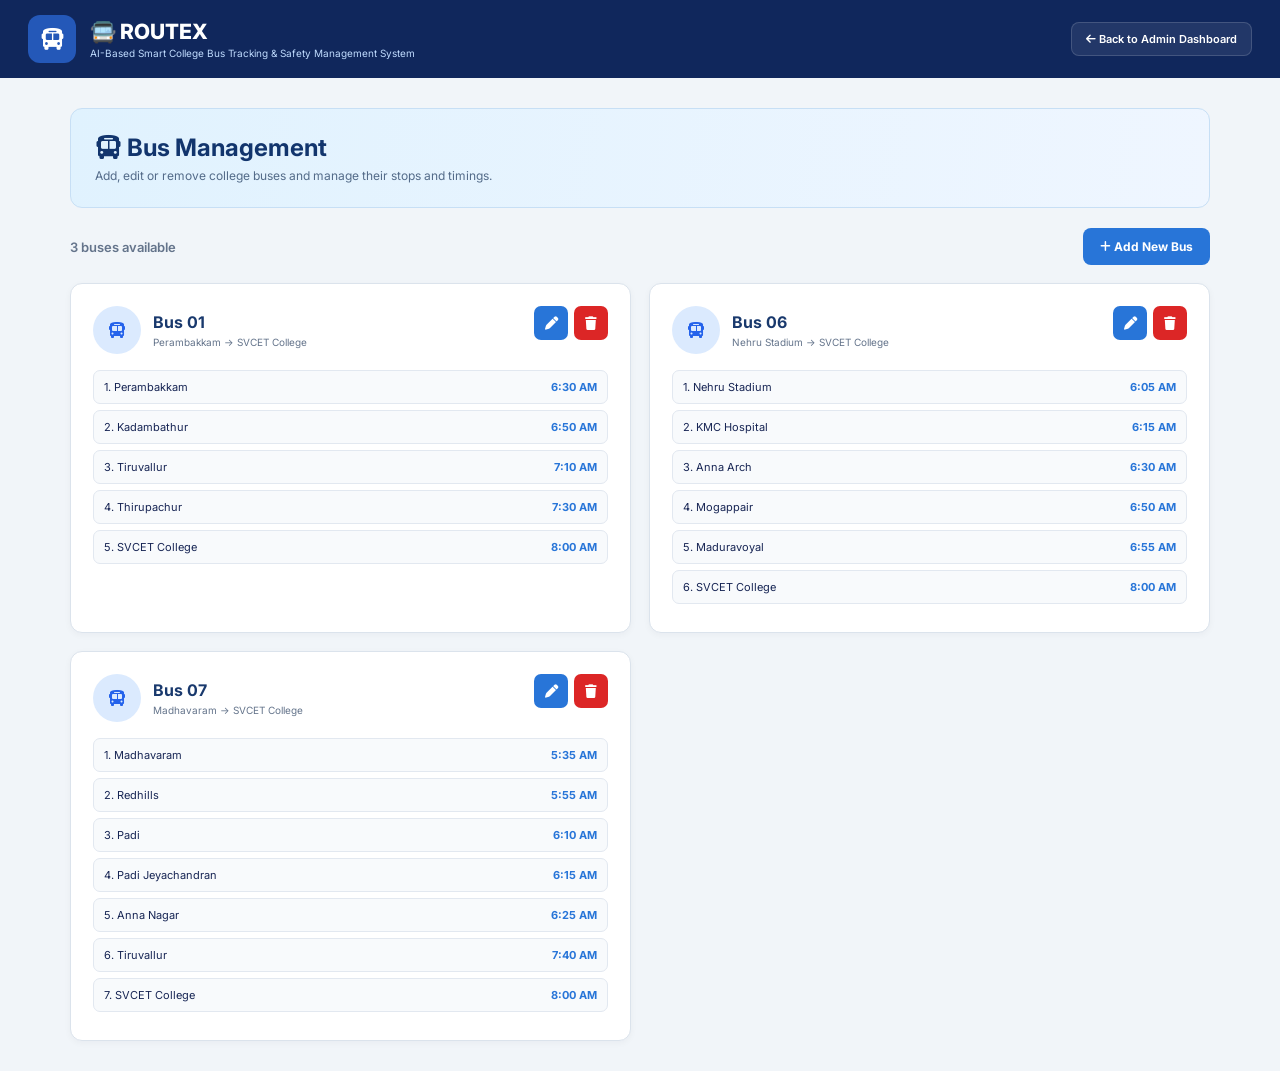
<file: College smart bus/frontend/admin-buses.html>
<!DOCTYPE html>
<html lang="en">

<head>

  <meta charset="UTF-8">

  <meta
    name="viewport"
    content="width=device-width, initial-scale=1.0"
  >

  <title>ROUTEX - Manage Buses</title>


  <link rel="preconnect" href="https://fonts.googleapis.com">

  <link
    href="https://fonts.googleapis.com/css2?family=Inter:wght@400;500;600;700;800&display=swap"
    rel="stylesheet"
  >


  <link
    rel="stylesheet"
    href="https://cdnjs.cloudflare.com/ajax/libs/font-awesome/6.5.1/css/all.min.css"
  >


  <style>

    * {
      margin: 0;
      padding: 0;
      box-sizing: border-box;
    }


    body {
      font-family: "Inter", sans-serif;

      background: #f1f5f9;

      color: #172554;

      min-height: 100vh;
    }


    /* NAVBAR */

    .navbar {

      height: 78px;

      background: #10275c;

      color: white;

      display: flex;

      align-items: center;

      justify-content: space-between;

      padding: 0 28px;
    }


    .brand {

      display: flex;

      align-items: center;

      gap: 14px;
    }


    .brand-icon {

      width: 48px;
      height: 48px;

      background: #2458b8;

      border-radius: 12px;

      display: flex;

      align-items: center;

      justify-content: center;

      font-size: 22px;
    }


    .brand h1 {

      font-size: 21px;

      font-weight: 800;
    }


    .brand p {

      font-size: 10px;

      color: #bfdbfe;

      margin-top: 3px;
    }


    .back-btn {

      color: white;

      text-decoration: none;

      padding: 9px 14px;

      background: rgba(255,255,255,.08);

      border: 1px solid rgba(255,255,255,.15);

      border-radius: 8px;

      font-size: 11px;

      font-weight: 600;
    }


    .back-btn:hover {

      background: #2875d8;
    }


    /* MAIN */

    .container {

      max-width: 1200px;

      margin: auto;

      padding: 30px;
    }


    .page-header {

      background: linear-gradient(
        100deg,
        #e0f2fe,
        #eff6ff
      );

      border: 1px solid #c7dff5;

      border-radius: 12px;

      padding: 24px;

      margin-bottom: 20px;
    }


    .page-header h2 {

      color: #12356d;

      font-size: 24px;

      margin-bottom: 6px;
    }


    .page-header p {

      color: #536b89;

      font-size: 12px;
    }


    /* ACTION BAR */

    .action-bar {

      display: flex;

      justify-content: space-between;

      align-items: center;

      margin-bottom: 18px;

      gap: 10px;

      flex-wrap: wrap;
    }


    .count {

      font-size: 13px;

      color: #64748b;

      font-weight: 600;
    }


    .add-btn {

      border: none;

      background: #2875d8;

      color: white;

      padding: 11px 17px;

      border-radius: 8px;

      font-family: inherit;

      font-size: 12px;

      font-weight: 700;

      cursor: pointer;
    }


    .add-btn:hover {

      background: #1d5fb5;
    }


    /* BUS LIST */

    .bus-list {

      display: grid;

      grid-template-columns: repeat(2, 1fr);

      gap: 18px;
    }


    .bus-card {

      background: white;

      border: 1px solid #dbe3ec;

      border-radius: 12px;

      padding: 22px;

      box-shadow:
        0 2px 7px rgba(15,23,42,.04);
    }


    .bus-top {

      display: flex;

      justify-content: space-between;

      align-items: flex-start;

      gap: 12px;

      margin-bottom: 16px;
    }


    .bus-info {

      display: flex;

      gap: 12px;

      align-items: center;
    }


    .bus-icon {

      width: 48px;
      height: 48px;

      border-radius: 50%;

      background: #dbeafe;

      color: #2563eb;

      display: flex;

      align-items: center;

      justify-content: center;
    }


    .bus-info h3 {

      color: #19396d;

      font-size: 16px;
    }


    .bus-info p {

      color: #64748b;

      font-size: 10px;

      margin-top: 4px;
    }


    .actions {

      display: flex;

      gap: 6px;
    }


    .edit-btn,
    .delete-btn {

      width: 34px;
      height: 34px;

      border: none;

      border-radius: 7px;

      cursor: pointer;

      color: white;
    }


    .edit-btn {

      background: #2875d8;
    }


    .delete-btn {

      background: #dc2626;
    }


    .edit-btn:hover {

      background: #1d5fb5;
    }


    .delete-btn:hover {

      background: #b91c1c;
    }


    .stop-list {

      margin-top: 12px;
    }


    .stop-item {

      display: flex;

      justify-content: space-between;

      align-items: center;

      padding: 9px 10px;

      background: #f8fafc;

      border: 1px solid #e2e8f0;

      border-radius: 7px;

      margin-bottom: 6px;

      font-size: 11px;
    }


    .stop-time {

      color: #2875d8;

      font-weight: 700;
    }


    .empty {

      grid-column: 1 / -1;

      text-align: center;

      background: white;

      border: 1px solid #dbe3ec;

      border-radius: 12px;

      padding: 50px;

      color: #64748b;
    }


    /* MODAL */

    .modal {

      display: none;

      position: fixed;

      inset: 0;

      background: rgba(15,23,42,.55);

      align-items: center;

      justify-content: center;

      padding: 20px;

      z-index: 1000;
    }


    .modal-box {

      width: 100%;

      max-width: 650px;

      max-height: 90vh;

      overflow-y: auto;

      background: white;

      border-radius: 14px;

      padding: 25px;
    }


    .modal-header {

      display: flex;

      justify-content: space-between;

      align-items: center;

      margin-bottom: 20px;
    }


    .modal-header h2 {

      color: #12356d;

      font-size: 20px;
    }


    .close {

      border: none;

      background: #f1f5f9;

      width: 34px;
      height: 34px;

      border-radius: 7px;

      cursor: pointer;

      font-size: 17px;

      color: #475569;
    }


    .form-group {

      margin-bottom: 15px;
    }


    .form-group label {

      display: block;

      color: #19396d;

      font-size: 11px;

      font-weight: 700;

      margin-bottom: 6px;
    }


    .form-group input {

      width: 100%;

      padding: 11px;

      border: 1px solid #cbd5e1;

      border-radius: 7px;

      outline: none;

      font-family: inherit;

      font-size: 12px;
    }


    .form-group input:focus {

      border-color: #2875d8;
    }


    /* STOPS EDITOR */

    .stops-header {

      display: flex;

      justify-content: space-between;

      align-items: center;

      margin-bottom: 8px;
    }


    .stops-header h3 {

      font-size: 13px;

      color: #19396d;
    }


    .small-btn {

      border: none;

      background: #e0edff;

      color: #2563eb;

      padding: 6px 10px;

      border-radius: 6px;

      font-size: 10px;

      font-weight: 700;

      cursor: pointer;
    }


    .stop-editor {

      display: grid;

      grid-template-columns: 1fr 120px 35px;

      gap: 7px;

      margin-bottom: 8px;
    }


    .stop-editor input {

      padding: 9px;

      border: 1px solid #cbd5e1;

      border-radius: 6px;

      font-family: inherit;

      font-size: 11px;

      outline: none;
    }


    .remove-stop {

      border: none;

      background: #fee2e2;

      color: #dc2626;

      border-radius: 6px;

      cursor: pointer;
    }


    .save-btn {

      width: 100%;

      border: none;

      background: #2875d8;

      color: white;

      padding: 12px;

      border-radius: 8px;

      font-family: inherit;

      font-size: 13px;

      font-weight: 700;

      cursor: pointer;

      margin-top: 15px;
    }


    .save-btn:hover {

      background: #1d5fb5;
    }


    @media (max-width: 850px) {

      .bus-list {

        grid-template-columns: 1fr;
      }

    }


    @media (max-width: 600px) {

      .container {

        padding: 14px;
      }

      .brand p {

        display: none;
      }

      .stop-editor {

        grid-template-columns: 1fr 100px 35px;
      }

    }

  </style>

</head>


<body>


<header class="navbar">

  <div class="brand">

    <div class="brand-icon">

      <i class="fa-solid fa-bus"></i>

    </div>


    <div>

      <h1>🚍 ROUTEX</h1>

      <p>
        AI-Based Smart College Bus Tracking &
        Safety Management System
      </p>

    </div>

  </div>


  <a
    href="admin.html"
    class="back-btn"
  >

    <i class="fa-solid fa-arrow-left"></i>

    Back to Admin Dashboard

  </a>

</header>



<main class="container">


  <section class="page-header">

    <h2>
      <i class="fa-solid fa-bus"></i>
      Bus Management
    </h2>

    <p>
      Add, edit or remove college buses and manage their stops and timings.
    </p>

  </section>



  <div class="action-bar">

    <div
      class="count"
      id="busCount"
    ></div>


    <button
      class="add-btn"
      onclick="openAddBus()"
    >

      <i class="fa-solid fa-plus"></i>

      Add New Bus

    </button>

  </div>



  <section
    class="bus-list"
    id="busList"
  ></section>


</main>



<!-- MODAL -->

<div
  class="modal"
  id="busModal"
>

  <div class="modal-box">


    <div class="modal-header">

      <h2 id="modalTitle">
        Add New Bus
      </h2>


      <button
        class="close"
        onclick="closeModal()"
      >

        <i class="fa-solid fa-xmark"></i>

      </button>

    </div>



    <div class="form-group">

      <label>
        Bus Number
      </label>

      <input
        type="text"
        id="busNumber"
        placeholder="Example: 10"
      >

    </div>



    <div class="form-group">

      <label>
        Route
      </label>

      <input
        type="text"
        id="busRoute"
        placeholder="Example: Chennai → SVCET College"
      >

    </div>



    <div class="stops-header">

      <h3>
        <i class="fa-solid fa-location-dot"></i>
        Bus Stops
      </h3>


      <button
        class="small-btn"
        onclick="addStop()"
      >

        <i class="fa-solid fa-plus"></i>

        Add Stop

      </button>

    </div>



    <div id="stopEditor"></div>



    <button
      class="save-btn"
      onclick="saveBus()"
    >

      <i class="fa-solid fa-floppy-disk"></i>

      Save Bus

    </button>


  </div>

</div>



<script>


/* =====================================================
   DEFAULT DATA
===================================================== */

const defaultBuses = [

  {
    id: "1",

    name: "Bus 01",

    route: "Perambakkam → SVCET College",

    stops: [
      ["Perambakkam", "6:30 AM"],
      ["Kadambathur", "6:50 AM"],
      ["Tiruvallur", "7:10 AM"],
      ["Thirupachur", "7:30 AM"],
      ["SVCET College", "8:00 AM"]
    ]
  },


  {
    id: "6",

    name: "Bus 06",

    route: "Nehru Stadium → SVCET College",

    stops: [
      ["Nehru Stadium", "6:05 AM"],
      ["KMC Hospital", "6:15 AM"],
      ["Anna Arch", "6:30 AM"],
      ["Mogappair", "6:50 AM"],
      ["Maduravoyal", "6:55 AM"],
      ["SVCET College", "8:00 AM"]
    ]
  },


  {
    id: "7",

    name: "Bus 07",

    route: "Madhavaram → SVCET College",

    stops: [
      ["Madhavaram", "5:35 AM"],
      ["Redhills", "5:55 AM"],
      ["Padi", "6:10 AM"],
      ["Padi Jeyachandran", "6:15 AM"],
      ["Anna Nagar", "6:25 AM"],
      ["Tiruvallur", "7:40 AM"],
      ["SVCET College", "8:00 AM"]
    ]
  }

];



/* =====================================================
   LOAD DATA
===================================================== */

function getBuses() {

  const saved =
    localStorage.getItem("routexBuses");


  if (saved) {

    try {

      return JSON.parse(saved);

    } catch (error) {

      console.log(error);

    }

  }


  localStorage.setItem(
    "routexBuses",
    JSON.stringify(defaultBuses)
  );


  return JSON.parse(
    JSON.stringify(defaultBuses)
  );

}



let buses = getBuses();

let editingId = null;



/* =====================================================
   SAVE DATA
===================================================== */

function saveData() {

  localStorage.setItem(
    "routexBuses",
    JSON.stringify(buses)
  );

}



/* =====================================================
   DISPLAY BUS LIST
===================================================== */

function renderBuses() {

  const list =
    document.getElementById("busList");


  const count =
    document.getElementById("busCount");


  count.textContent =
    `${buses.length} bus${buses.length !== 1 ? "es" : ""} available`;


  if (buses.length === 0) {

    list.innerHTML = `

      <div class="empty">

        <i class="fa-solid fa-bus"></i>

        <h3>No buses available</h3>

        <p>
          Click "Add New Bus" to add a bus.
        </p>

      </div>

    `;

    return;

  }



  list.innerHTML = buses.map(bus => `

    <article class="bus-card">


      <div class="bus-top">


        <div class="bus-info">

          <div class="bus-icon">

            <i class="fa-solid fa-bus"></i>

          </div>


          <div>

            <h3>
              ${escapeHTML(bus.name)}
            </h3>

            <p>
              ${escapeHTML(bus.route)}
            </p>

          </div>

        </div>


        <div class="actions">

          <button
            class="edit-btn"
            onclick="editBus('${bus.id}')"
            title="Edit"
          >

            <i class="fa-solid fa-pen"></i>

          </button>


          <button
            class="delete-btn"
            onclick="deleteBus('${bus.id}')"
            title="Delete"
          >

            <i class="fa-solid fa-trash"></i>

          </button>

        </div>

      </div>



      <div class="stop-list">

        ${
          bus.stops.length
          ?

          bus.stops.map((stop, index) => `

            <div class="stop-item">

              <span>

                ${index + 1}.
                ${escapeHTML(stop[0])}

              </span>

              <span class="stop-time">

                ${escapeHTML(stop[1])}

              </span>

            </div>

          `).join("")

          :

          `<div class="stop-item">
            No stops added
          </div>`

        }

      </div>


    </article>

  `).join("");

}



/* =====================================================
   ADD BUS
===================================================== */

function openAddBus() {

  editingId = null;


  document.getElementById("modalTitle").textContent =
    "Add New Bus";


  document.getElementById("busNumber").value = "";

  document.getElementById("busRoute").value = "";


  document.getElementById("stopEditor").innerHTML = "";


  addStop();

  addStop();


  document.getElementById("busModal").style.display =
    "flex";

}



/* =====================================================
   EDIT BUS
===================================================== */

function editBus(id) {

  const bus =
    buses.find(b => b.id === id);


  if (!bus) return;


  editingId = id;


  document.getElementById("modalTitle").textContent =
    "Edit Bus";


  document.getElementById("busNumber").value =
    bus.id;


  document.getElementById("busRoute").value =
    bus.route;


  const editor =
    document.getElementById("stopEditor");


  editor.innerHTML = "";


  bus.stops.forEach(stop => {

    addStop(stop[0], stop[1]);

  });


  document.getElementById("busModal").style.display =
    "flex";

}



/* =====================================================
   ADD STOP
===================================================== */

function addStop(name = "", time = "") {

  const editor =
    document.getElementById("stopEditor");


  const row =
    document.createElement("div");


  row.className =
    "stop-editor";


  row.innerHTML = `

    <input
      type="text"
      class="stop-name-input"
      placeholder="Stop name"
      value="${escapeAttribute(name)}"
    >


    <input
      type="text"
      class="stop-time-input"
      placeholder="6:30 AM"
      value="${escapeAttribute(time)}"
    >


    <button
      class="remove-stop"
      onclick="this.parentElement.remove()"
      title="Remove stop"
    >

      <i class="fa-solid fa-trash"></i>

    </button>

  `;


  editor.appendChild(row);

}



/* =====================================================
   SAVE BUS
===================================================== */

function saveBus() {

  const number =
    document.getElementById("busNumber")
      .value
      .trim();


  const route =
    document.getElementById("busRoute")
      .value
      .trim();


  if (!number) {

    alert("Please enter a bus number.");

    return;

  }


  if (!route) {

    alert("Please enter the bus route.");

    return;

  }



  const stopRows =
    document.querySelectorAll(".stop-editor");


  const stops = [];


  stopRows.forEach(row => {

    const name =
      row.querySelector(".stop-name-input")
        .value
        .trim();


    const time =
      row.querySelector(".stop-time-input")
        .value
        .trim();


    if (name) {

      stops.push([
        name,
        time || "--"
      ]);

    }

  });



  const id =
    number.replace(/^BUS[- ]?/i, "")
      .trim();


  if (!id) {

    alert("Enter a valid bus number.");

    return;

  }



  if (editingId !== null) {

    const index =
      buses.findIndex(
        bus => bus.id === editingId
      );


    if (index !== -1) {

      buses[index] = {

        id: id,

        name: `Bus ${id.padStart(2, "0")}`,

        route: route,

        stops: stops

      };

    }

  }


  else {

    const exists =
      buses.some(
        bus => bus.id === id
      );


    if (exists) {

      alert(
        "This bus number already exists."
      );

      return;

    }


    buses.push({

      id: id,

      name: `Bus ${id.padStart(2, "0")}`,

      route: route,

      stops: stops

    });

  }



  saveData();

  renderBuses();

  closeModal();


  alert(
    "Bus details saved successfully."
  );

}



/* =====================================================
   DELETE BUS
===================================================== */

function deleteBus(id) {

  const bus =
    buses.find(
      item => item.id === id
    );


  if (!bus) return;


  const confirmed =
    confirm(
      `Are you sure you want to remove ${bus.name}?`
    );


  if (!confirmed) {

    return;

  }


  buses =
    buses.filter(
      item => item.id !== id
    );


  saveData();

  renderBuses();


  alert(
    `${bus.name} has been removed.`
  );

}



/* =====================================================
   CLOSE MODAL
===================================================== */

function closeModal() {

  document.getElementById("busModal").style.display =
    "none";

}



/* =====================================================
   ESCAPE HTML
===================================================== */

function escapeHTML(value) {

  return String(value)
    .replace(/&/g, "&amp;")
    .replace(/</g, "&lt;")
    .replace(/>/g, "&gt;")
    .replace(/"/g, "&quot;")
    .replace(/'/g, "&#039;");

}


function escapeAttribute(value) {

  return escapeHTML(value);

}



/* =====================================================
   INITIAL LOAD
===================================================== */

renderBuses();



/* =====================================================
   UPDATE IF ANOTHER TAB CHANGES BUS DATA
===================================================== */

window.addEventListener(
  "storage",
  function(event) {

    if (event.key === "routexBuses") {

      buses = getBuses();

      renderBuses();

    }

  }
);

</script>


</body>

</html>
</file>
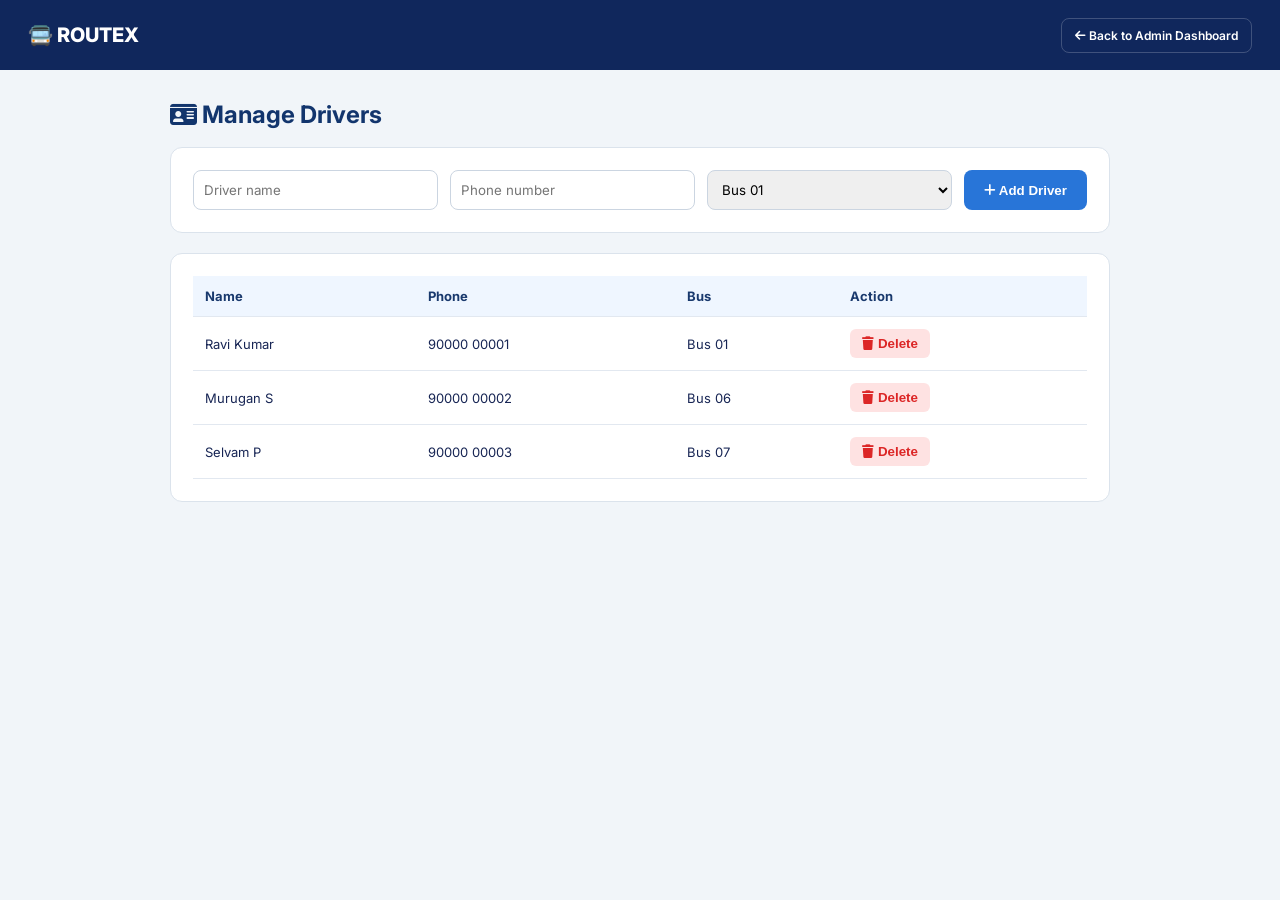
<file: College smart bus/frontend/admin-drivers.html>
<!DOCTYPE html>
<html lang="en">
<head>
  <meta charset="UTF-8">
  <meta name="viewport" content="width=device-width, initial-scale=1.0">
  <title>ROUTEX - Manage Drivers</title>

  <link href="https://fonts.googleapis.com/css2?family=Inter:wght@400;600;700;800&display=swap" rel="stylesheet">
  <link rel="stylesheet" href="https://cdnjs.cloudflare.com/ajax/libs/font-awesome/6.5.1/css/all.min.css">

  <style>
    * { margin: 0; padding: 0; box-sizing: border-box; }

    body {
      font-family: "Inter", sans-serif;
      background: #f1f5f9;
      color: #172554;
    }

    /* TOP BAR */
    .navbar {
      height: 70px;
      background: #10275c;
      color: white;
      display: flex;
      align-items: center;
      justify-content: space-between;
      padding: 0 28px;
    }
    .navbar h1 { font-size: 20px; font-weight: 800; }
    .back-btn {
      color: white;
      text-decoration: none;
      font-size: 12px;
      font-weight: 600;
      padding: 9px 13px;
      border: 1px solid rgba(255,255,255,.2);
      border-radius: 8px;
    }
    .back-btn:hover { background: #2875d8; }

    /* PAGE */
    .container { max-width: 1000px; margin: auto; padding: 30px; }
    .container h2 { margin-bottom: 18px; color: #12356d; }

    /* WHITE CARDS */
    .card {
      background: white;
      border: 1px solid #dbe3ec;
      border-radius: 12px;
      padding: 22px;
      margin-bottom: 20px;
    }

    /* ADD FORM */
    .form-row { display: flex; gap: 12px; flex-wrap: wrap; }
    .form-row input, .form-row select {
      flex: 1;
      min-width: 150px;
      padding: 10px;
      border: 1px solid #cbd5e1;
      border-radius: 8px;
      font-family: inherit;
    }
    .add-btn {
      background: #2875d8;
      color: white;
      border: none;
      padding: 10px 20px;
      border-radius: 8px;
      font-weight: 700;
      cursor: pointer;
    }
    .add-btn:hover { background: #1d5fb5; }

    /* TABLE */
    table { width: 100%; border-collapse: collapse; font-size: 13px; }
    th, td { text-align: left; padding: 12px; border-bottom: 1px solid #e2e8f0; }
    th { background: #eff6ff; color: #19396d; }
    .delete-btn {
      background: #fee2e2;
      color: #dc2626;
      border: none;
      padding: 7px 12px;
      border-radius: 6px;
      cursor: pointer;
      font-weight: 600;
    }
    .delete-btn:hover { background: #fecaca; }

    @media (max-width: 600px) {
      .container { padding: 14px; }
      .card { overflow-x: auto; }
    }
  </style>
</head>

<body>

  <!-- TOP BAR -->
  <header class="navbar">
    <h1>🚍 ROUTEX</h1>
    <a href="admin.html" class="back-btn">
      <i class="fa-solid fa-arrow-left"></i> Back to Admin Dashboard
    </a>
  </header>

  <main class="container">
    <h2><i class="fa-solid fa-id-card"></i> Manage Drivers</h2>

    <!-- ADD DRIVER FORM -->
    <div class="card">
      <div class="form-row">
        <input type="text" id="driverName" placeholder="Driver name">
        <input type="text" id="driverPhone" placeholder="Phone number">
        <select id="driverBus">
          <option value="Bus 01">Bus 01</option>
          <option value="Bus 06">Bus 06</option>
          <option value="Bus 07">Bus 07</option>
        </select>
        <button class="add-btn" onclick="addDriver()">
          <i class="fa-solid fa-plus"></i> Add Driver
        </button>
      </div>
    </div>

    <!-- DRIVERS TABLE -->
    <div class="card">
      <table>
        <thead>
          <tr>
            <th>Name</th>
            <th>Phone</th>
            <th>Bus</th>
            <th>Action</th>
          </tr>
        </thead>
        <tbody id="driverTable"></tbody>
      </table>
    </div>
  </main>

<script>
  // Dummy driver data (a list of drivers)
  let drivers = [
    { name: "Ravi Kumar",  phone: "90000 00001", bus: "Bus 01" },
    { name: "Murugan S",   phone: "90000 00002", bus: "Bus 06" },
    { name: "Selvam P",    phone: "90000 00003", bus: "Bus 07" }
  ];

  // Show all drivers in the table
  function showDrivers() {
    const table = document.getElementById("driverTable");
    table.innerHTML = "";

    drivers.forEach((driver, index) => {
      table.innerHTML += `
        <tr>
          <td>${driver.name}</td>
          <td>${driver.phone}</td>
          <td>${driver.bus}</td>
          <td>
            <button class="delete-btn" onclick="deleteDriver(${index})">
              <i class="fa-solid fa-trash"></i> Delete
            </button>
          </td>
        </tr>
      `;
    });
  }

  // Add a new driver from the form
  function addDriver() {
    const name  = document.getElementById("driverName").value.trim();
    const phone = document.getElementById("driverPhone").value.trim();
    const bus   = document.getElementById("driverBus").value;

    if (name === "" || phone === "") {
      alert("Please enter driver name and phone number");
      return;
    }

    drivers.push({ name: name, phone: phone, bus: bus });

    document.getElementById("driverName").value = "";
    document.getElementById("driverPhone").value = "";

    showDrivers();
  }

  // Delete a driver using its position in the list
  function deleteDriver(index) {
    if (confirm("Delete this driver?")) {
      drivers.splice(index, 1);
      showDrivers();
    }
  }

  // Show the table when the page opens
  showDrivers();
</script>

</body>
</html>
</file>
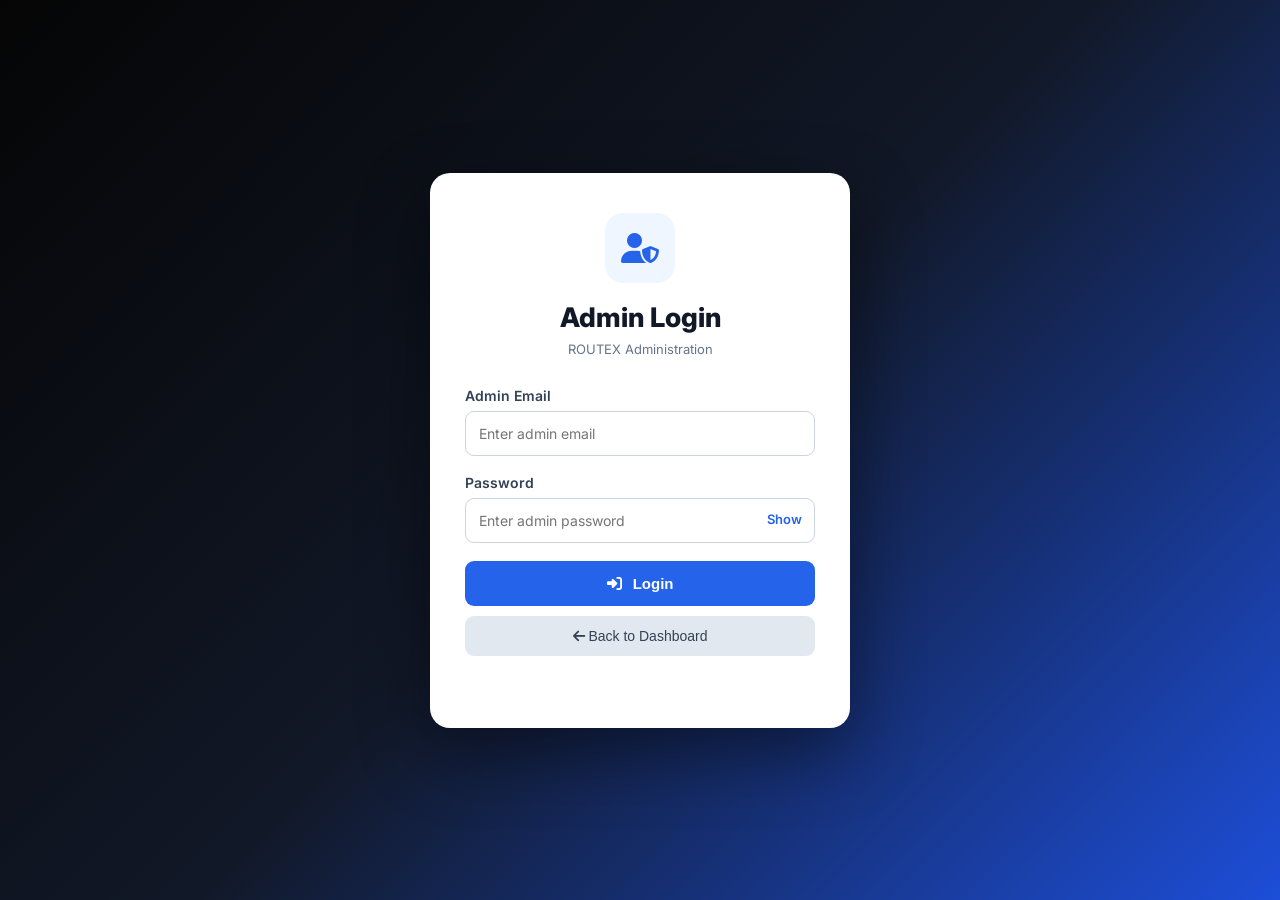
<file: College smart bus/frontend/admin-login.html>
<!DOCTYPE html>
<html lang="en">

<head>

    <meta charset="UTF-8">

    <meta
        name="viewport"
        content="width=device-width, initial-scale=1.0"
    >

    <title>ROUTEX - Admin Login</title>


    <!-- Google Font -->
    <link
        rel="preconnect"
        href="https://fonts.googleapis.com"
    >

    <link
        rel="preconnect"
        href="https://fonts.gstatic.com"
        crossorigin
    >

    <link
        href="https://fonts.googleapis.com/css2?family=Inter:wght@400;500;600;700;800&display=swap"
        rel="stylesheet"
    >


    <!-- Font Awesome -->
    <link
        rel="stylesheet"
        href="https://cdnjs.cloudflare.com/ajax/libs/font-awesome/6.5.1/css/all.min.css"
    >


    <style>

        * {
            margin: 0;
            padding: 0;
            box-sizing: border-box;
        }


        body {

            font-family: "Inter", sans-serif;

            min-height: 100vh;

            display: flex;

            align-items: center;

            justify-content: center;

            background:
                linear-gradient(
                    135deg,
                    #050505,
                    #111827,
                    #1d4ed8
                );

            padding: 20px;

        }


        /* =================================================
           LOGIN BOX
           ================================================= */

        .login-box {

            width: 100%;

            max-width: 420px;

            background: #ffffff;

            padding: 40px 35px;

            border-radius: 20px;

            box-shadow:
                0 25px 70px rgba(0, 0, 0, 0.45);

            animation: loginAppear 0.5s ease;

        }


        /* =================================================
           ADMIN ICON
           ================================================= */

        .admin-icon {

            width: 70px;

            height: 70px;

            margin: 0 auto 18px;

            display: flex;

            align-items: center;

            justify-content: center;

            border-radius: 18px;

            background: #eff6ff;

            color: #2563eb;

            font-size: 30px;

        }


        /* =================================================
           TITLE
           ================================================= */

        h1 {

            text-align: center;

            font-size: 27px;

            font-weight: 800;

            color: #111827;

        }


        .subtitle {

            text-align: center;

            color: #64748b;

            font-size: 13px;

            margin-top: 7px;

            margin-bottom: 30px;

        }


        /* =================================================
           FORM
           ================================================= */

        label {

            display: block;

            margin-bottom: 7px;

            font-size: 14px;

            font-weight: 600;

            color: #334155;

        }


        input {

            width: 100%;

            padding: 13px;

            margin-bottom: 18px;

            border: 1px solid #cbd5e1;

            border-radius: 9px;

            outline: none;

            font-size: 14px;

            font-family: inherit;

        }


        input:focus {

            border-color: #2563eb;

            box-shadow:
                0 0 0 3px rgba(37, 99, 235, 0.1);

        }


        /* =================================================
           PASSWORD
           ================================================= */

        .password-wrapper {

            position: relative;

        }


        .password-wrapper input {

            padding-right: 65px;

        }


        #togglePassword {

            position: absolute;

            right: 13px;

            top: 13px;

            color: #2563eb;

            font-size: 13px;

            font-weight: 600;

            cursor: pointer;

        }


        /* =================================================
           LOGIN BUTTON
           ================================================= */

        .login-btn {

            width: 100%;

            padding: 14px;

            border: none;

            border-radius: 9px;

            background: #2563eb;

            color: white;

            font-size: 15px;

            font-weight: 700;

            cursor: pointer;

            transition: 0.2s ease;

        }


        .login-btn:hover {

            background: #1d4ed8;

            transform: translateY(-1px);

        }


        .login-btn i {

            margin-right: 7px;

        }


        /* =================================================
           BACK BUTTON
           ================================================= */

        .back-btn {

            width: 100%;

            padding: 12px;

            margin-top: 10px;

            border: none;

            border-radius: 9px;

            background: #e2e8f0;

            color: #334155;

            font-size: 14px;

            cursor: pointer;

        }


        .back-btn:hover {

            background: #cbd5e1;

        }


        /* =================================================
           ERROR
           ================================================= */

        #errorMsg {

            min-height: 20px;

            margin-top: 12px;

            text-align: center;

            color: #dc2626;

            font-size: 13px;

        }


        /* =================================================
           ANIMATION
           ================================================= */

        @keyframes loginAppear {

            from {

                opacity: 0;

                transform: translateY(20px) scale(0.97);

            }

            to {

                opacity: 1;

                transform: translateY(0) scale(1);

            }

        }

    </style>

</head>


<body>


    <!-- =================================================
         ADMIN LOGIN
         ================================================= -->

    <div class="login-box">


        <div class="admin-icon">

            <i class="fa-solid fa-user-shield"></i>

        </div>


        <h1>
            Admin Login
        </h1>


        <p class="subtitle">
            ROUTEX Administration
        </p>


        <!-- EMAIL -->

        <label for="adminEmail">
            Admin Email
        </label>

        <input
            type="email"
            id="adminEmail"
            placeholder="Enter admin email"
            autocomplete="username"
        >


        <!-- PASSWORD -->

        <label for="adminPassword">
            Password
        </label>


        <div class="password-wrapper">

            <input
                type="password"
                id="adminPassword"
                placeholder="Enter admin password"
                autocomplete="current-password"
            >

            <span id="togglePassword">
                Show
            </span>

        </div>


        <!-- LOGIN -->

        <button
            class="login-btn"
            id="loginBtn"
        >

            <i class="fa-solid fa-right-to-bracket"></i>

            Login

        </button>


        <!-- BACK -->

        <button
            class="back-btn"
            onclick="window.location.href='index.html'"
        >

            <i class="fa-solid fa-arrow-left"></i>

            Back to Dashboard

        </button>


        <!-- ERROR -->

        <p id="errorMsg"></p>


    </div>



    <!-- =================================================
         AUTH JS
         ================================================= -->

    <script src="auth.js"></script>


    <script>

        // ================================================
        // LOGIN BUTTON
        // ================================================

        document
            .getElementById("loginBtn")
            .addEventListener("click", function () {

                const email =
                    document
                        .getElementById("adminEmail")
                        .value
                        .trim();

                const password =
                    document
                        .getElementById("adminPassword")
                        .value;

                const errorMsg =
                    document
                        .getElementById("errorMsg");


                errorMsg.textContent = "";


                if (
                    email === "" ||
                    password === ""
                ) {

                    errorMsg.textContent =
                        "Please enter email and password.";

                    return;

                }


                const success =
                    loginUser(
                        email,
                        password
                    );


                if (!success) {

                    errorMsg.textContent =
                        "Invalid admin email or password.";

                }

            });



        // ================================================
        // ENTER KEY LOGIN
        // ================================================

        document
            .getElementById("adminPassword")
            .addEventListener("keydown", function (event) {

                if (event.key === "Enter") {

                    document
                        .getElementById("loginBtn")
                        .click();

                }

            });



        // ================================================
        // SHOW / HIDE PASSWORD
        // ================================================

        document
            .getElementById("togglePassword")
            .addEventListener("click", function () {

                const password =
                    document
                        .getElementById("adminPassword");


                if (
                    password.type === "password"
                ) {

                    password.type = "text";

                    this.textContent = "Hide";

                }

                else {

                    password.type = "password";

                    this.textContent = "Show";

                }

            });

    </script>


</body>

</html>
</file>
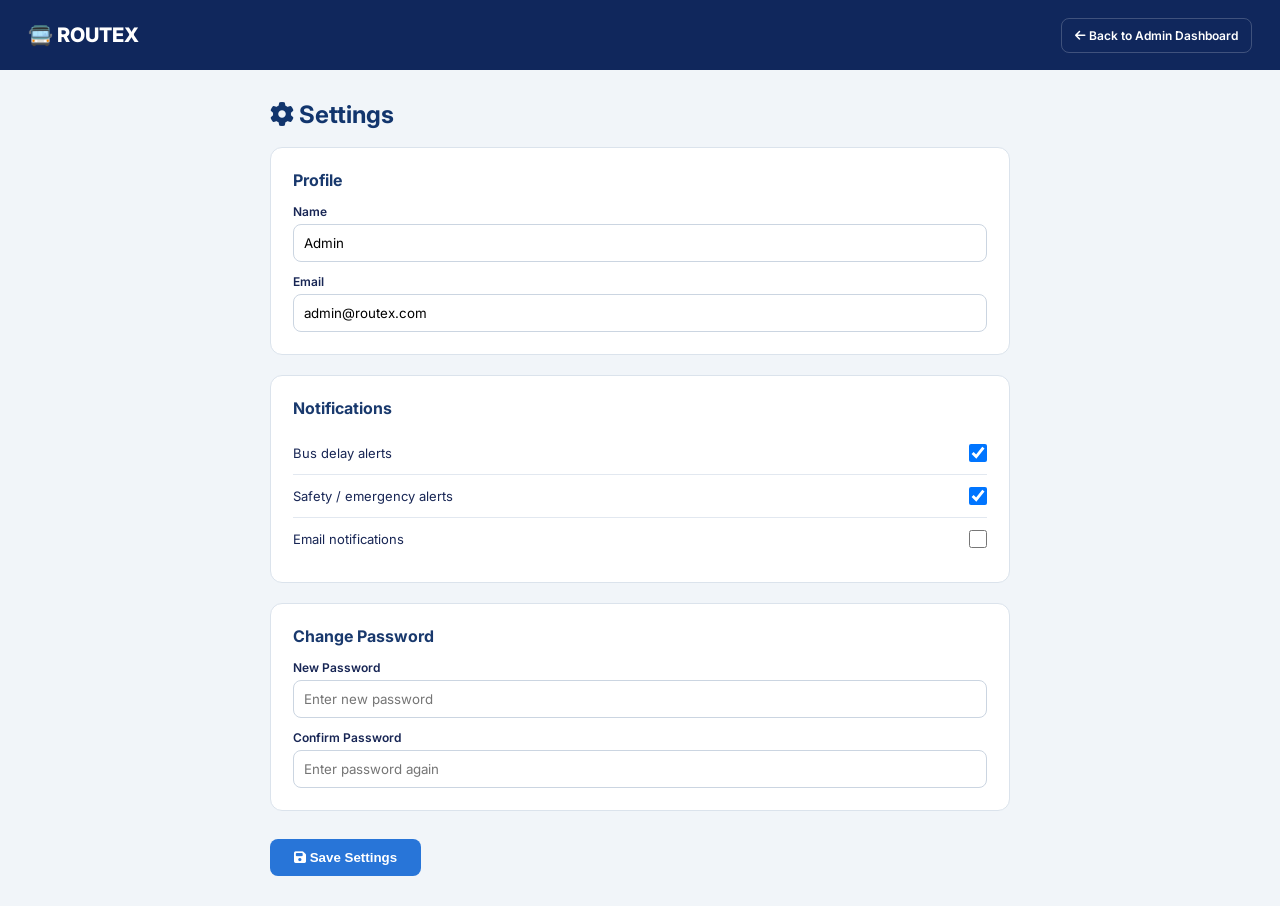
<file: College smart bus/frontend/admin-settings.html>
<!DOCTYPE html>
<html lang="en">
<head>
  <meta charset="UTF-8">
  <meta name="viewport" content="width=device-width, initial-scale=1.0">
  <title>ROUTEX - Settings</title>

  <link href="https://fonts.googleapis.com/css2?family=Inter:wght@400;600;700;800&display=swap" rel="stylesheet">
  <link rel="stylesheet" href="https://cdnjs.cloudflare.com/ajax/libs/font-awesome/6.5.1/css/all.min.css">

  <style>
    * { margin: 0; padding: 0; box-sizing: border-box; }

    body {
      font-family: "Inter", sans-serif;
      background: #f1f5f9;
      color: #172554;
    }

    /* TOP BAR */
    .navbar {
      height: 70px;
      background: #10275c;
      color: white;
      display: flex;
      align-items: center;
      justify-content: space-between;
      padding: 0 28px;
    }
    .navbar h1 { font-size: 20px; font-weight: 800; }
    .back-btn {
      color: white;
      text-decoration: none;
      font-size: 12px;
      font-weight: 600;
      padding: 9px 13px;
      border: 1px solid rgba(255,255,255,.2);
      border-radius: 8px;
    }
    .back-btn:hover { background: #2875d8; }

    /* PAGE */
    .container { max-width: 800px; margin: auto; padding: 30px; }
    .container h2 { margin-bottom: 18px; color: #12356d; }

    .card {
      background: white;
      border: 1px solid #dbe3ec;
      border-radius: 12px;
      padding: 22px;
      margin-bottom: 20px;
    }
    .card h3 { color: #19396d; font-size: 16px; margin-bottom: 14px; }

    /* FORM FIELDS */
    label { display: block; font-size: 12px; font-weight: 600; margin: 12px 0 5px; }
    input[type="text"], input[type="email"], input[type="password"] {
      width: 100%;
      padding: 10px;
      border: 1px solid #cbd5e1;
      border-radius: 8px;
      font-family: inherit;
    }

    /* TOGGLE ROWS */
    .toggle-row {
      display: flex;
      justify-content: space-between;
      align-items: center;
      padding: 12px 0;
      border-bottom: 1px solid #e2e8f0;
      font-size: 13px;
    }
    .toggle-row:last-child { border-bottom: none; }
    .toggle-row input { width: 18px; height: 18px; cursor: pointer; }

    /* SAVE BUTTON */
    .save-btn {
      background: #2875d8;
      color: white;
      border: none;
      padding: 11px 24px;
      border-radius: 8px;
      font-weight: 700;
      cursor: pointer;
      margin-top: 8px;
    }
    .save-btn:hover { background: #1d5fb5; }

    /* SUCCESS MESSAGE */
    .message {
      display: none;
      background: #dcfce7;
      color: #16a34a;
      padding: 12px;
      border-radius: 8px;
      font-size: 13px;
      font-weight: 600;
      margin-bottom: 20px;
    }

    @media (max-width: 600px) {
      .container { padding: 14px; }
    }
  </style>
</head>

<body>

  <!-- TOP BAR -->
  <header class="navbar">
    <h1>🚍 ROUTEX</h1>
    <a href="admin.html" class="back-btn">
      <i class="fa-solid fa-arrow-left"></i> Back to Admin Dashboard
    </a>
  </header>

  <main class="container">
    <h2><i class="fa-solid fa-gear"></i> Settings</h2>

    <!-- Shows after saving -->
    <div class="message" id="message">
      <i class="fa-solid fa-circle-check"></i> Settings saved successfully!
    </div>

    <!-- PROFILE -->
    <div class="card">
      <h3>Profile</h3>

      <label for="adminName">Name</label>
      <input type="text" id="adminName" value="Admin">

      <label for="adminEmail">Email</label>
      <input type="email" id="adminEmail" value="admin@routex.com">
    </div>

    <!-- NOTIFICATIONS -->
    <div class="card">
      <h3>Notifications</h3>

      <div class="toggle-row">
        <span>Bus delay alerts</span>
        <input type="checkbox" id="delayAlerts" checked>
      </div>

      <div class="toggle-row">
        <span>Safety / emergency alerts</span>
        <input type="checkbox" id="safetyAlerts" checked>
      </div>

      <div class="toggle-row">
        <span>Email notifications</span>
        <input type="checkbox" id="emailAlerts">
      </div>
    </div>

    <!-- CHANGE PASSWORD -->
    <div class="card">
      <h3>Change Password</h3>

      <label for="newPassword">New Password</label>
      <input type="password" id="newPassword" placeholder="Enter new password">

      <label for="confirmPassword">Confirm Password</label>
      <input type="password" id="confirmPassword" placeholder="Enter password again">
    </div>

    <button class="save-btn" onclick="saveSettings()">
      <i class="fa-solid fa-floppy-disk"></i> Save Settings
    </button>
  </main>

<script>
  // Save the settings in the browser's memory (localStorage)
  function saveSettings() {
    const newPass = document.getElementById("newPassword").value;
    const confirmPass = document.getElementById("confirmPassword").value;

    // If the admin typed a password, both boxes must match
    if (newPass !== "" && newPass !== confirmPass) {
      alert("Passwords do not match!");
      return;
    }

    const settings = {
      name:         document.getElementById("adminName").value,
      email:        document.getElementById("adminEmail").value,
      delayAlerts:  document.getElementById("delayAlerts").checked,
      safetyAlerts: document.getElementById("safetyAlerts").checked,
      emailAlerts:  document.getElementById("emailAlerts").checked
    };

    localStorage.setItem("adminSettings", JSON.stringify(settings));

    // Clear password boxes and show the green message
    document.getElementById("newPassword").value = "";
    document.getElementById("confirmPassword").value = "";
    document.getElementById("message").style.display = "block";
  }

  // When the page opens, load the saved settings (if any)
  function loadSettings() {
    const saved = localStorage.getItem("adminSettings");
    if (saved === null) return;   // nothing saved yet

    const settings = JSON.parse(saved);
    document.getElementById("adminName").value = settings.name;
    document.getElementById("adminEmail").value = settings.email;
    document.getElementById("delayAlerts").checked = settings.delayAlerts;
    document.getElementById("safetyAlerts").checked = settings.safetyAlerts;
    document.getElementById("emailAlerts").checked = settings.emailAlerts;
  }

  loadSettings();
</script>

</body>
</html>
</file>
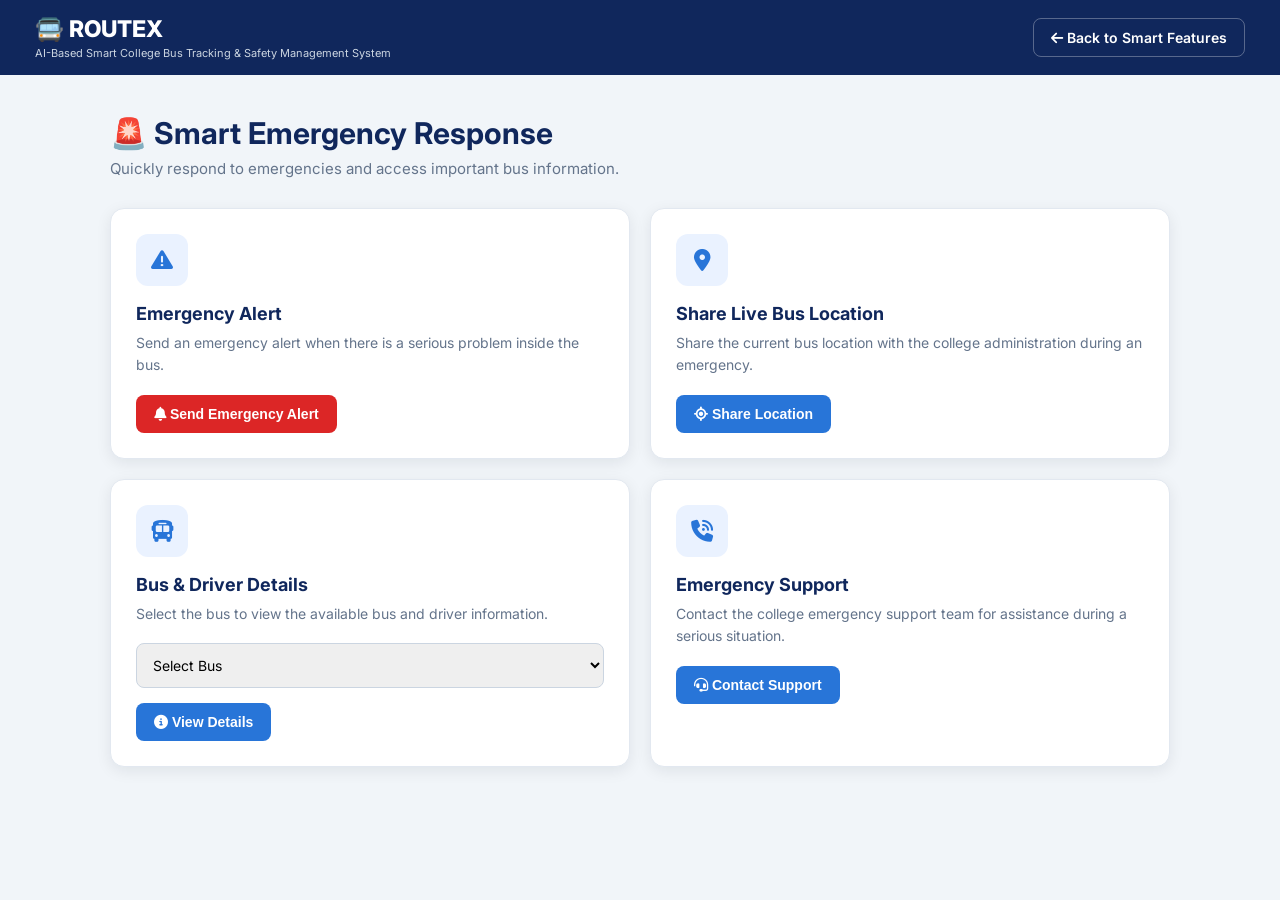
<file: College smart bus/frontend/ai emergency-response.html>
<!DOCTYPE html>
<html lang="en">

<head>

  <meta charset="UTF-8">

  <meta
    name="viewport"
    content="width=device-width, initial-scale=1.0"
  >

  <title>ROUTEX - Smart Emergency Response</title>

  <!-- Google Font -->
  <link rel="preconnect" href="https://fonts.googleapis.com">

  <link
    href="https://fonts.googleapis.com/css2?family=Inter:wght@400;500;600;700;800&display=swap"
    rel="stylesheet"
  >

  <!-- Font Awesome -->
  <link
    rel="stylesheet"
    href="https://cdnjs.cloudflare.com/ajax/libs/font-awesome/6.5.1/css/all.min.css"
  >

  <style>

    * {
      margin: 0;
      padding: 0;
      box-sizing: border-box;
    }

    body {
      font-family: "Inter", sans-serif;
      background: #f1f5f9;
      color: #172033;
    }

    /* NAVBAR */

    .navbar {
      height: 75px;
      background: #10275c;
      color: white;

      display: flex;
      align-items: center;
      justify-content: space-between;

      padding: 0 35px;
    }

    .brand {
      display: flex;
      flex-direction: column;
    }

    .brand h1 {
      font-size: 23px;
      font-weight: 800;
    }

    .brand p {
      font-size: 11px;
      color: #cbd5e1;
      margin-top: 3px;
    }

    .back-btn {
      text-decoration: none;
      color: white;

      padding: 10px 17px;

      border: 1px solid rgba(255,255,255,0.3);
      border-radius: 8px;

      font-size: 14px;
      font-weight: 600;

      transition: 0.2s;
    }

    .back-btn:hover {
      background: #2875d8;
      border-color: #2875d8;
    }

    /* MAIN */

    .container {
      max-width: 1100px;
      margin: 40px auto;
      padding: 0 20px;
    }

    .page-header {
      margin-bottom: 30px;
    }

    .page-header h2 {
      font-size: 30px;
      color: #10275c;
      margin-bottom: 8px;
    }

    .page-header p {
      color: #64748b;
      font-size: 15px;
    }

    /* FEATURE GRID */

    .feature-grid {
      display: grid;
      grid-template-columns: repeat(2, 1fr);
      gap: 20px;
    }

    .card {
      background: white;

      border-radius: 14px;

      padding: 25px;

      box-shadow: 0 4px 15px rgba(15, 23, 42, 0.08);

      border: 1px solid #e2e8f0;
    }

    .card-icon {
      width: 52px;
      height: 52px;

      display: flex;
      align-items: center;
      justify-content: center;

      border-radius: 12px;

      background: #eaf2ff;
      color: #2875d8;

      font-size: 22px;

      margin-bottom: 17px;
    }

    .card h3 {
      color: #10275c;
      margin-bottom: 8px;
      font-size: 18px;
    }

    .card p {
      color: #64748b;
      font-size: 14px;
      line-height: 1.6;
      margin-bottom: 18px;
    }

    /* BUTTON */

    .action-btn {
      border: none;

      background: #2875d8;
      color: white;

      padding: 11px 18px;

      border-radius: 8px;

      font-size: 14px;
      font-weight: 600;

      cursor: pointer;

      transition: 0.2s;
    }

    .action-btn:hover {
      background: #1d5fb5;
    }

    .danger-btn {
      background: #dc2626;
    }

    .danger-btn:hover {
      background: #b91c1c;
    }

    /* RESULT */

    .result-box {
      display: none;

      margin-top: 25px;

      background: white;

      border-radius: 14px;

      padding: 25px;

      border: 1px solid #dbe3ee;

      box-shadow: 0 4px 15px rgba(15, 23, 42, 0.07);
    }

    .result-box h3 {
      color: #10275c;
      margin-bottom: 15px;
    }

    .result-item {
      padding: 12px 0;

      border-bottom: 1px solid #e2e8f0;

      font-size: 14px;
    }

    .result-item:last-child {
      border-bottom: none;
    }

    .result-item strong {
      color: #10275c;
    }

    /* EMERGENCY STATUS */

    .status {
      margin-top: 15px;

      padding: 13px;

      border-radius: 8px;

      background: #ecfdf5;

      color: #047857;

      font-size: 14px;

      font-weight: 600;

      display: none;
    }

    /* BUS SELECT */

    select {
      width: 100%;

      padding: 12px;

      border: 1px solid #cbd5e1;

      border-radius: 8px;

      margin-bottom: 15px;

      font-family: inherit;

      font-size: 14px;

      outline: none;
    }

    select:focus {
      border-color: #2875d8;
    }

    /* RESPONSIVE */

    @media (max-width: 750px) {

      .feature-grid {
        grid-template-columns: 1fr;
      }

      .navbar {
        padding: 0 18px;
      }

      .brand p {
        display: none;
      }

      .page-header h2 {
        font-size: 25px;
      }

    }

  </style>

</head>


<body>


  <!-- NAVBAR -->

  <nav class="navbar">

    <div class="brand">

      <h1>🚍 ROUTEX</h1>

      <p>
        AI-Based Smart College Bus Tracking & Safety Management System
      </p>

    </div>


    <a
      href="smart-features.html"
      class="back-btn"
    >

      <i class="fa-solid fa-arrow-left"></i>

      Back to Smart Features

    </a>

  </nav>



  <!-- MAIN -->

  <main class="container">


    <div class="page-header">

      <h2>
        🚨 Smart Emergency Response
      </h2>

      <p>
        Quickly respond to emergencies and access important bus information.
      </p>

    </div>



    <!-- FEATURE CARDS -->

    <div class="feature-grid">


      <!-- 1. EMERGENCY ALERT -->

      <div class="card">

        <div class="card-icon">
          <i class="fa-solid fa-triangle-exclamation"></i>
        </div>

        <h3>
          Emergency Alert
        </h3>

        <p>
          Send an emergency alert when there is a serious problem inside the bus.
        </p>

        <button
          class="action-btn danger-btn"
          onclick="sendEmergencyAlert()"
        >

          <i class="fa-solid fa-bell"></i>

          Send Emergency Alert

        </button>

        <div
          id="alertStatus"
          class="status"
        ></div>

      </div>



      <!-- 2. LIVE LOCATION -->

      <div class="card">

        <div class="card-icon">
          <i class="fa-solid fa-location-dot"></i>
        </div>

        <h3>
          Share Live Bus Location
        </h3>

        <p>
          Share the current bus location with the college administration during an emergency.
        </p>

        <button
          class="action-btn"
          onclick="shareLocation()"
        >

          <i class="fa-solid fa-location-crosshairs"></i>

          Share Location

        </button>

        <div
          id="locationStatus"
          class="status"
        ></div>

      </div>



      <!-- 3. BUS DETAILS -->

      <div class="card">

        <div class="card-icon">
          <i class="fa-solid fa-bus"></i>
        </div>

        <h3>
          Bus & Driver Details
        </h3>

        <p>
          Select the bus to view the available bus and driver information.
        </p>


        <select id="busSelect">

          <option value="">
            Select Bus
          </option>

          <option value="BUS-01">
            BUS-01
          </option>

          <option value="BUS-06">
            BUS-06
          </option>

          <option value="BUS-07">
            BUS-07
          </option>

        </select>


        <button
          class="action-btn"
          onclick="showBusDetails()"
        >

          <i class="fa-solid fa-circle-info"></i>

          View Details

        </button>

      </div>



      <!-- 4. EMERGENCY SUPPORT -->

      <div class="card">

        <div class="card-icon">
          <i class="fa-solid fa-phone-volume"></i>
        </div>

        <h3>
          Emergency Support
        </h3>

        <p>
          Contact the college emergency support team for assistance during a serious situation.
        </p>

        <button
          class="action-btn"
          onclick="contactSupport()"
        >

          <i class="fa-solid fa-headset"></i>

          Contact Support

        </button>

        <div
          id="supportStatus"
          class="status"
        ></div>

      </div>


    </div>



    <!-- RESULT BOX -->

    <div
      id="resultBox"
      class="result-box"
    >

      <h3>
        🚌 Emergency Bus Information
      </h3>

      <div
        id="resultContent"
      ></div>

    </div>


  </main>



  <script>


    /* =========================
       EMERGENCY ALERT
    ========================= */

    function sendEmergencyAlert() {

      const confirmed = confirm(
        "Are you sure you want to send an emergency alert?"
      );


      if (!confirmed) {
        return;
      }


      const alertData = {

        type: "Emergency Alert",

        time: new Date().toLocaleString(),

        status: "Emergency alert sent"

      };


      localStorage.setItem(
        "routexEmergencyAlert",
        JSON.stringify(alertData)
      );


      const status =
        document.getElementById("alertStatus");


      status.style.display = "block";

      status.innerHTML =
        "🚨 Emergency alert sent successfully to the college administration.";

    }



    /* =========================
       SHARE LOCATION
    ========================= */

    function shareLocation() {

      const status =
        document.getElementById("locationStatus");


      if (!navigator.geolocation) {

        status.style.display = "block";

        status.innerHTML =
          "Location sharing is not supported by this browser.";

        return;

      }


      status.style.display = "block";

      status.innerHTML =
        "📍 Getting your current location...";


      navigator.geolocation.getCurrentPosition(

        function(position) {

          const latitude =
            position.coords.latitude;

          const longitude =
            position.coords.longitude;


          const locationData = {

            latitude: latitude,

            longitude: longitude,

            time: new Date().toLocaleString()

          };


          localStorage.setItem(

            "routexEmergencyLocation",

            JSON.stringify(locationData)

          );


          status.innerHTML =
            "📍 Current location captured and ready to share with administration.";

        },


        function() {

          status.innerHTML =
            "⚠️ Location permission was not provided.";

        }

      );

    }



    /* =========================
       BUS DETAILS
    ========================= */

    function showBusDetails() {

      const bus =
        document.getElementById("busSelect").value;


      if (!bus) {

        alert("Please select a bus first.");

        return;

      }


      let details = "";


      if (bus === "BUS-01") {

        details = `

          <div class="result-item">
            <strong>Bus Number:</strong> BUS-01
          </div>

          <div class="result-item">
            <strong>Route:</strong> Perambakkam → SVCET College
          </div>

          <div class="result-item">
            <strong>Main Stops:</strong>
            Perambakkam, Kadambathur, Tiruvallur, Thirupachur, SVCET College
          </div>

          <div class="result-item">
            <strong>Driver:</strong> Driver information available to administration
          </div>

        `;

      }


      else if (bus === "BUS-06") {

        details = `

          <div class="result-item">
            <strong>Bus Number:</strong> BUS-06
          </div>

          <div class="result-item">
            <strong>Route:</strong> Nehru Stadium → SVCET College
          </div>

          <div class="result-item">
            <strong>Main Stops:</strong>
            Nehru Stadium, KMC Hospital, Anna Arch, Mogappair, Maduravoyal
          </div>

          <div class="result-item">
            <strong>Driver:</strong> Driver information available to administration
          </div>

        `;

      }


      else if (bus === "BUS-07") {

        details = `

          <div class="result-item">
            <strong>Bus Number:</strong> BUS-07
          </div>

          <div class="result-item">
            <strong>Route:</strong> Madhavaram → SVCET College
          </div>

          <div class="result-item">
            <strong>Main Stops:</strong>
            Madhavaram, Redhills, Padi, Padi Jeyachandran, Anna Nagar
          </div>

          <div class="result-item">
            <strong>Driver:</strong> Driver information available to administration
          </div>

        `;

      }


      document.getElementById("resultContent").innerHTML =
        details;


      document.getElementById("resultBox").style.display =
        "block";

    }



    /* =========================
       EMERGENCY SUPPORT
    ========================= */

    function contactSupport() {

      const status =
        document.getElementById("supportStatus");


      status.style.display = "block";


      status.innerHTML =
        "📞 Emergency support request prepared. Please contact your college's official emergency support channel.";

    }


  </script>


</body>

</html>
</file>
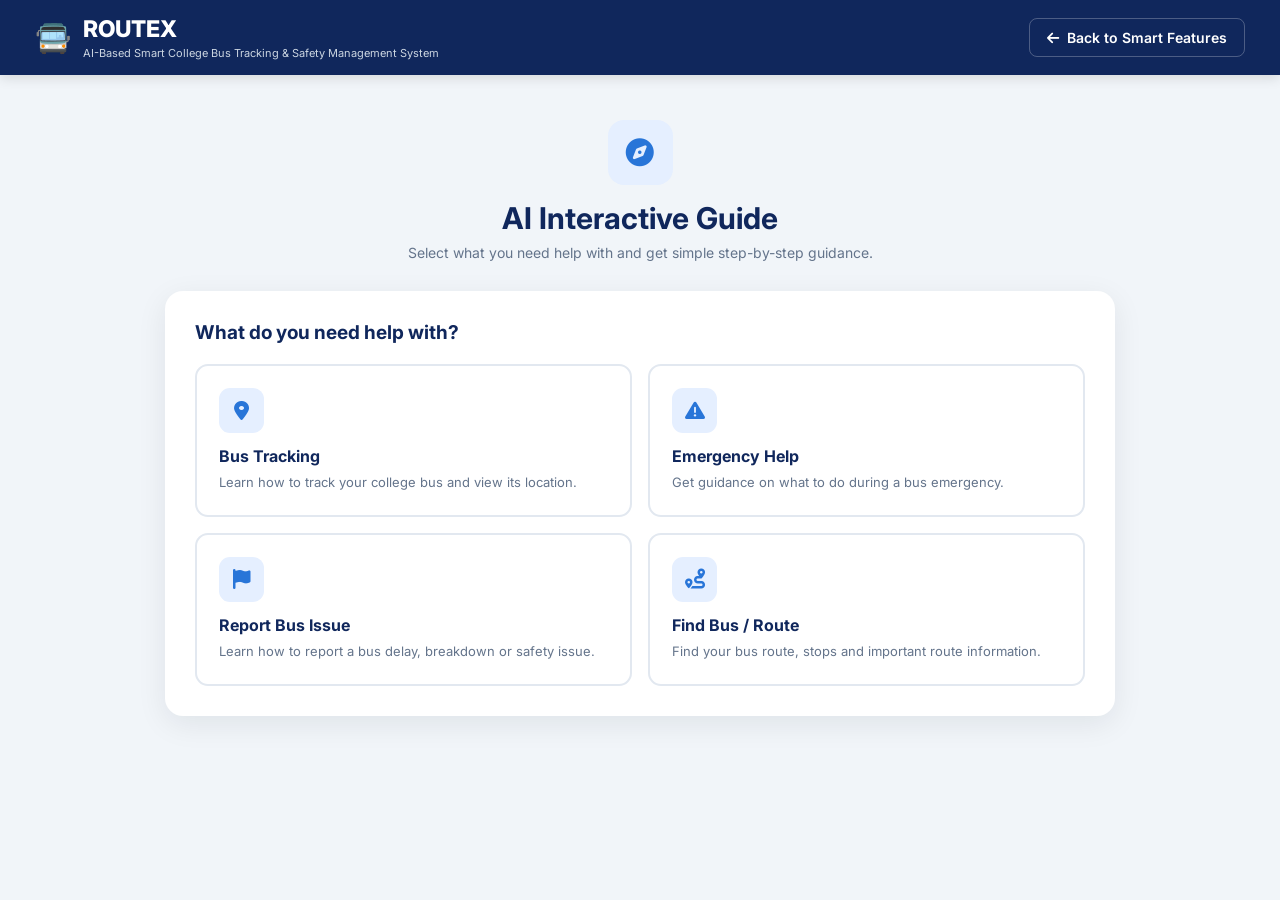
<file: College smart bus/frontend/ai interactive-guide.html>
<!DOCTYPE html>
<html lang="en">

<head>
    <meta charset="UTF-8">
    <meta name="viewport" content="width=device-width, initial-scale=1.0">

    <title>ROUTEX - AI Interactive Guide</title>

    <!-- Google Font -->
    <link rel="preconnect" href="https://fonts.googleapis.com">
    <link rel="preconnect" href="https://fonts.gstatic.com" crossorigin>

    <link
        href="https://fonts.googleapis.com/css2?family=Inter:wght@400;500;600;700;800&display=swap"
        rel="stylesheet"
    >

    <!-- Font Awesome -->
    <link
        rel="stylesheet"
        href="https://cdnjs.cloudflare.com/ajax/libs/font-awesome/6.5.1/css/all.min.css"
    >

    <style>

        * {
            margin: 0;
            padding: 0;
            box-sizing: border-box;
        }

        body {
            font-family: "Inter", sans-serif;
            background: #f1f5f9;
            color: #172033;
            min-height: 100vh;
        }

        /* =========================
           NAVBAR
        ========================= */

        .navbar {
            min-height: 75px;
            background: #10275c;
            color: white;

            display: flex;
            align-items: center;
            justify-content: space-between;

            padding: 14px 35px;

            box-shadow: 0 3px 12px rgba(0, 0, 0, 0.12);
        }

        .brand {
            display: flex;
            align-items: center;
            gap: 12px;
        }

        .brand-icon {
            font-size: 29px;
        }

        .brand-name {
            font-size: 23px;
            font-weight: 800;
        }

        .brand-subtitle {
            font-size: 11px;
            color: #cbd5e1;
            margin-top: 3px;
        }

        .back-btn {
            color: white;
            text-decoration: none;

            display: flex;
            align-items: center;
            gap: 8px;

            padding: 10px 17px;

            border: 1px solid rgba(255,255,255,0.25);
            border-radius: 8px;

            font-size: 14px;
            font-weight: 600;

            transition: 0.25s;
        }

        .back-btn:hover {
            background: #2875d8;
            border-color: #2875d8;
        }

        /* =========================
           MAIN
        ========================= */

        .container {
            width: min(950px, 92%);
            margin: 45px auto 60px;
        }

        .page-heading {
            text-align: center;
            margin-bottom: 30px;
        }

        .page-heading .main-icon {
            width: 65px;
            height: 65px;

            margin: 0 auto 15px;

            display: flex;
            align-items: center;
            justify-content: center;

            background: #e5efff;
            color: #2875d8;

            border-radius: 16px;

            font-size: 28px;
        }

        .page-heading h1 {
            font-size: 30px;
            color: #10275c;
            margin-bottom: 8px;
        }

        .page-heading p {
            color: #64748b;
            font-size: 14px;
        }

        /* =========================
           GUIDE CARD
        ========================= */

        .guide-card {
            background: white;

            border-radius: 18px;

            padding: 30px;

            box-shadow: 0 8px 30px rgba(15, 23, 42, 0.08);
        }

        .guide-card h2 {
            color: #10275c;
            font-size: 19px;
            margin-bottom: 20px;
        }

        /* =========================
           FOUR FEATURES
        ========================= */

        .feature-grid {
            display: grid;

            grid-template-columns: repeat(2, 1fr);

            gap: 16px;
        }

        .feature-card {
            border: 2px solid #e2e8f0;

            background: white;

            padding: 22px;

            border-radius: 13px;

            cursor: pointer;

            transition: 0.25s;
        }

        .feature-card:hover {
            border-color: #2875d8;
            transform: translateY(-2px);
            box-shadow: 0 6px 18px rgba(40,117,216,0.10);
        }

        .feature-card.active {
            border-color: #2875d8;
            background: #f4f8ff;
        }

        .feature-icon {
            width: 45px;
            height: 45px;

            display: flex;
            align-items: center;
            justify-content: center;

            background: #e5efff;
            color: #2875d8;

            border-radius: 11px;

            font-size: 20px;

            margin-bottom: 13px;
        }

        .feature-card h3 {
            color: #10275c;
            font-size: 16px;
            margin-bottom: 6px;
        }

        .feature-card p {
            color: #64748b;
            font-size: 13px;
            line-height: 1.6;
        }

        /* =========================
           GUIDE RESULT
        ========================= */

        .guide-result {
            display: none;

            margin-top: 28px;

            border-top: 1px solid #e2e8f0;

            padding-top: 28px;
        }

        .guide-result.show {
            display: block;
        }

        .result-header {
            display: flex;
            align-items: center;
            gap: 12px;

            margin-bottom: 20px;
        }

        .result-header i {
            color: #2875d8;
            font-size: 22px;
        }

        .result-header h2 {
            margin: 0;
            font-size: 20px;
            color: #10275c;
        }

        .steps {
            display: flex;
            flex-direction: column;
            gap: 12px;
        }

        .step {
            display: flex;
            gap: 15px;

            padding: 16px;

            background: #f8fafc;

            border: 1px solid #e2e8f0;

            border-radius: 11px;
        }

        .step-number {
            min-width: 32px;
            height: 32px;

            border-radius: 50%;

            background: #2875d8;
            color: white;

            display: flex;
            align-items: center;
            justify-content: center;

            font-size: 13px;
            font-weight: 700;
        }

        .step-content h3 {
            color: #10275c;
            font-size: 14px;
            margin-bottom: 4px;
        }

        .step-content p {
            color: #64748b;
            font-size: 13px;
            line-height: 1.6;
        }

        /* =========================
           MOBILE
        ========================= */

        @media (max-width: 650px) {

            .navbar {
                padding: 14px 18px;
            }

            .brand-subtitle {
                display: none;
            }

            .brand-name {
                font-size: 19px;
            }

            .back-btn {
                font-size: 12px;
                padding: 9px 11px;
            }

            .container {
                margin-top: 30px;
            }

            .page-heading h1 {
                font-size: 25px;
            }

            .guide-card {
                padding: 20px;
            }

            .feature-grid {
                grid-template-columns: 1fr;
            }

        }

    </style>

</head>


<body>


    <!-- =========================
         NAVBAR
    ========================= -->

    <nav class="navbar">

        <div class="brand">

            <div class="brand-icon">
                🚍
            </div>

            <div>

                <div class="brand-name">
                    ROUTEX
                </div>

                <div class="brand-subtitle">
                    AI-Based Smart College Bus Tracking & Safety Management System
                </div>

            </div>

        </div>


        <a
            href="smart-features.html"
            class="back-btn"
        >

            <i class="fa-solid fa-arrow-left"></i>

            Back to Smart Features

        </a>

    </nav>



    <!-- =========================
         MAIN
    ========================= -->

    <main class="container">


        <div class="page-heading">

            <div class="main-icon">
                <i class="fa-solid fa-compass"></i>
            </div>

            <h1>
                AI Interactive Guide
            </h1>

            <p>
                Select what you need help with and get simple step-by-step guidance.
            </p>

        </div>



        <div class="guide-card">


            <h2>
                What do you need help with?
            </h2>


            <!-- FOUR IMPORTANT FEATURES -->

            <div class="feature-grid">


                <!-- 1 -->

                <div
                    class="feature-card"
                    data-guide="tracking"
                >

                    <div class="feature-icon">
                        <i class="fa-solid fa-location-dot"></i>
                    </div>

                    <h3>
                        Bus Tracking
                    </h3>

                    <p>
                        Learn how to track your college bus and view its location.
                    </p>

                </div>



                <!-- 2 -->

                <div
                    class="feature-card"
                    data-guide="emergency"
                >

                    <div class="feature-icon">
                        <i class="fa-solid fa-triangle-exclamation"></i>
                    </div>

                    <h3>
                        Emergency Help
                    </h3>

                    <p>
                        Get guidance on what to do during a bus emergency.
                    </p>

                </div>



                <!-- 3 -->

                <div
                    class="feature-card"
                    data-guide="issue"
                >

                    <div class="feature-icon">
                        <i class="fa-solid fa-flag"></i>
                    </div>

                    <h3>
                        Report Bus Issue
                    </h3>

                    <p>
                        Learn how to report a bus delay, breakdown or safety issue.
                    </p>

                </div>



                <!-- 4 -->

                <div
                    class="feature-card"
                    data-guide="route"
                >

                    <div class="feature-icon">
                        <i class="fa-solid fa-route"></i>
                    </div>

                    <h3>
                        Find Bus / Route
                    </h3>

                    <p>
                        Find your bus route, stops and important route information.
                    </p>

                </div>


            </div>



            <!-- =========================
                 RESULT
            ========================= -->

            <div
                class="guide-result"
                id="guideResult"
            >

                <div class="result-header">

                    <i
                        class="fa-solid fa-wand-magic-sparkles"
                    ></i>

                    <h2 id="resultTitle">
                        Guide
                    </h2>

                </div>


                <div
                    class="steps"
                    id="stepsContainer"
                >
                </div>

            </div>


        </div>


    </main>



    <!-- =========================
         JAVASCRIPT
    ========================= -->

    <script>

        const guides = {

            tracking: {

                title: "How to Track Your Bus",

                steps: [

                    {
                        title: "Open Live Tracking",
                        text: "Open the Live Tracking option from the ROUTEX dashboard."
                    },

                    {
                        title: "Select Your Bus",
                        text: "Select the bus you want to track, such as BUS-01, BUS-06 or BUS-07."
                    },

                    {
                        title: "Check the Map",
                        text: "View the bus marker on the map to see its latest available location."
                    },

                    {
                        title: "Follow Your Route",
                        text: "Compare the bus location with your route and boarding stop."

                    }

                ]

            },


            emergency: {

                title: "What to Do During an Emergency",

                steps: [

                    {
                        title: "Stay Safe",
                        text: "Move away from immediate danger if it is safe to do so."
                    },

                    {
                        title: "Identify the Emergency",
                        text: "Check whether the situation involves an accident, medical emergency, fire or another serious problem."
                    },

                    {
                        title: "Get Help",
                        text: "Contact the appropriate emergency service or college emergency contact."
                    },

                    {
                        title: "Share Bus Information",
                        text: "If safe, provide the bus number and current location to the responsible team."
                    }

                ]

            },


            issue: {

                title: "How to Report a Bus Issue",

                steps: [

                    {
                        title: "Open AI Issue Reporting",
                        text: "Go to Smart Features and open AI Issue Reporting."
                    },

                    {
                        title: "Select the Bus",
                        text: "Choose the bus number related to the problem."
                    },

                    {
                        title: "Describe the Issue",
                        text: "Select the issue type and clearly describe what happened."
                    },

                    {
                        title: "Submit",
                        text: "Click Analyze & Submit. ROUTEX will analyze the report and assign a priority level."

                    }

                ]

            },


            route: {

                title: "How to Find Your Bus / Route",

                steps: [

                    {
                        title: "Open Bus Details",
                        text: "Open the Bus Details section from the ROUTEX dashboard."
                    },

                    {
                        title: "Select Your Bus",
                        text: "Choose BUS-01, BUS-06 or BUS-07."
                    },

                    {
                        title: "Check Stops",
                        text: "View the available stops and route information."
                    },

                    {
                        title: "Check Timings",
                        text: "Use the listed timings to plan when you should reach your boarding stop."

                    }

                ]

            }

        };



        const featureCards =
            document.querySelectorAll(".feature-card");

        const guideResult =
            document.getElementById("guideResult");

        const resultTitle =
            document.getElementById("resultTitle");

        const stepsContainer =
            document.getElementById("stepsContainer");



        featureCards.forEach(function(card) {

            card.addEventListener("click", function() {

                const guideName =
                    card.dataset.guide;

                const guide =
                    guides[guideName];

                if (!guide) {
                    return;
                }


                featureCards.forEach(function(item) {

                    item.classList.remove("active");

                });


                card.classList.add("active");


                resultTitle.textContent =
                    guide.title;


                stepsContainer.innerHTML = "";


                guide.steps.forEach(function(step, index) {

                    const stepElement =
                        document.createElement("div");

                    stepElement.className =
                        "step";


                    stepElement.innerHTML = `

                        <div class="step-number">
                            ${index + 1}
                        </div>

                        <div class="step-content">

                            <h3>
                                ${step.title}
                            </h3>

                            <p>
                                ${step.text}
                            </p>

                        </div>

                    `;


                    stepsContainer.appendChild(
                        stepElement
                    );

                });


                guideResult.classList.add("show");


                guideResult.scrollIntoView({
                    behavior: "smooth",
                    block: "start"
                });

            });

        });

    </script>


</body>

</html>
</file>
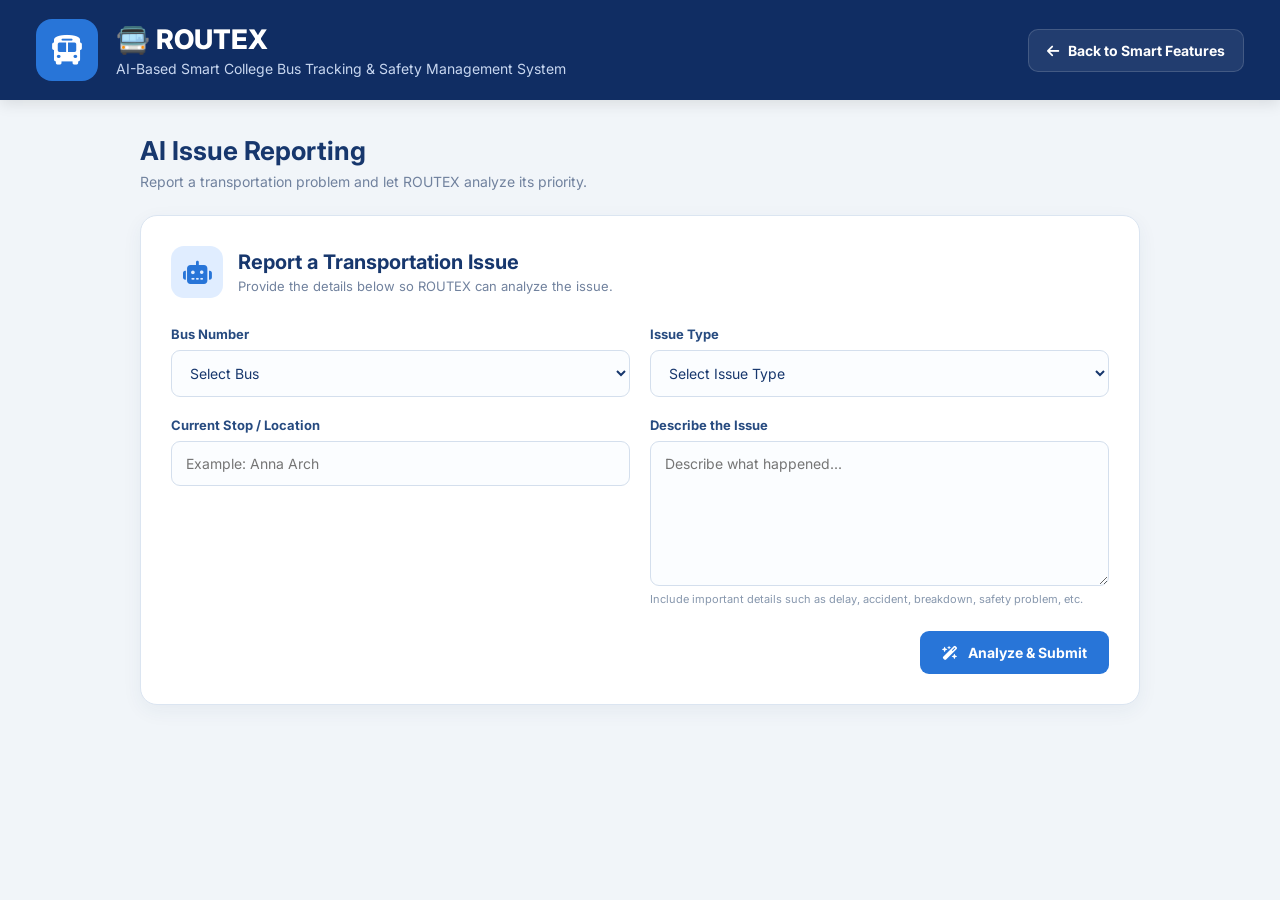
<file: College smart bus/frontend/ai issue-reporting.html>
<!DOCTYPE html>
<html lang="en">

<head>

  <meta charset="UTF-8">

  <meta
    name="viewport"
    content="width=device-width, initial-scale=1.0"
  >

  <title>ROUTEX - AI Issue Reporting</title>

  <!-- Google Font -->
  <link rel="preconnect" href="https://fonts.googleapis.com">
  <link rel="preconnect" href="https://fonts.gstatic.com" crossorigin>

  <link
    href="https://fonts.googleapis.com/css2?family=Inter:wght@400;500;600;700;800&display=swap"
    rel="stylesheet"
  >

  <!-- Font Awesome -->
  <link
    rel="stylesheet"
    href="https://cdnjs.cloudflare.com/ajax/libs/font-awesome/6.5.1/css/all.min.css"
  >

  <style>

    * {
      margin: 0;
      padding: 0;
      box-sizing: border-box;
    }

    body {
      font-family: "Inter", sans-serif;
      background: #f1f5f9;
      color: #17376d;
      min-height: 100vh;
    }

    /* =========================
       TOP BAR
    ========================= */

    .topbar {
      min-height: 100px;
      background: #102d63;
      display: flex;
      align-items: center;
      justify-content: space-between;
      padding: 18px 36px;
      box-shadow: 0 4px 14px rgba(0, 0, 0, 0.10);
    }

    .brand-section {
      display: flex;
      align-items: center;
      gap: 18px;
    }

    .brand-icon {
      width: 62px;
      height: 62px;
      background: #2875d8;
      border-radius: 16px;

      display: flex;
      align-items: center;
      justify-content: center;

      color: white;
      font-size: 30px;
    }

    .brand-text h1 {
      color: white;
      font-size: 27px;
      font-weight: 800;
    }

    .brand-text p {
      color: #c8d7f0;
      font-size: 14px;
      margin-top: 4px;
    }

    .back-button {
      text-decoration: none;
      color: white;

      background: rgba(255,255,255,0.08);

      border: 1px solid rgba(255,255,255,0.15);

      padding: 12px 18px;

      border-radius: 10px;

      font-size: 14px;
      font-weight: 700;

      transition: 0.2s;
    }

    .back-button:hover {
      background: #2875d8;
    }

    /* =========================
       PAGE
    ========================= */

    .container {
      max-width: 1050px;
      margin: auto;

      padding: 35px 25px 60px;
    }

    .page-title {
      margin-bottom: 25px;
    }

    .page-title h2 {
      font-size: 26px;
      color: #17376d;
      margin-bottom: 7px;
    }

    .page-title p {
      color: #71829e;
      font-size: 14px;
    }

    /* =========================
       MAIN CARD
    ========================= */

    .report-card {
      background: white;

      border: 1px solid #dbe5f1;

      border-radius: 17px;

      padding: 30px;

      box-shadow:
        0 6px 20px rgba(30, 64, 110, 0.06);
    }

    .card-heading {
      display: flex;
      align-items: center;
      gap: 15px;

      margin-bottom: 28px;
    }

    .card-icon {
      width: 52px;
      height: 52px;

      border-radius: 13px;

      background: #e0edff;

      color: #2875d8;

      display: flex;
      align-items: center;
      justify-content: center;

      font-size: 23px;
    }

    .card-heading h3 {
      color: #17376d;
      font-size: 20px;
    }

    .card-heading p {
      color: #71829e;
      font-size: 13px;
      margin-top: 4px;
    }

    /* =========================
       FORM
    ========================= */

    .form-grid {
      display: grid;

      grid-template-columns:
        repeat(2, minmax(0, 1fr));

      gap: 20px;
    }

    .form-group {
      display: flex;
      flex-direction: column;
    }

    .form-group.full {
      grid-column: 1 / -1;
    }

    label {
      color: #274b80;

      font-size: 13px;

      font-weight: 700;

      margin-bottom: 8px;
    }

    select,
    textarea,
    input {

      width: 100%;

      border: 1px solid #d4dfed;

      background: #fbfdff;

      color: #17376d;

      border-radius: 9px;

      padding: 13px 14px;

      font-family: inherit;

      font-size: 14px;

      outline: none;

      transition: 0.2s;
    }

    select:focus,
    textarea:focus,
    input:focus {

      border-color: #2875d8;

      box-shadow:
        0 0 0 3px rgba(40,117,216,0.10);

      background: white;
    }

    textarea {
      min-height: 145px;
      resize: vertical;
    }

    .helper {
      color: #8797ad;
      font-size: 11px;
      margin-top: 6px;
    }

    /* =========================
       BUTTON
    ========================= */

    .submit-area {
      margin-top: 25px;

      display: flex;

      justify-content: flex-end;
    }

    .submit-button {

      border: none;

      background: #2875d8;

      color: white;

      padding: 13px 22px;

      border-radius: 9px;

      font-family: inherit;

      font-size: 14px;

      font-weight: 700;

      cursor: pointer;

      transition: 0.2s;
    }

    .submit-button:hover {
      background: #1e63bb;
      transform: translateY(-1px);
    }

    .submit-button i {
      margin-right: 7px;
    }

    /* =========================
       ANALYSIS RESULT
    ========================= */

    .result-box {

      display: none;

      margin-top: 28px;

      border-radius: 14px;

      padding: 23px;

      border: 1px solid #dbe5f1;

      background: #f8fbff;

      animation: appear 0.3s ease;
    }

    .result-box.show {
      display: block;
    }

    @keyframes appear {

      from {
        opacity: 0;
        transform: translateY(8px);
      }

      to {
        opacity: 1;
        transform: translateY(0);
      }

    }

    .result-heading {

      display: flex;

      align-items: center;

      justify-content: space-between;

      margin-bottom: 18px;
    }

    .result-heading h3 {
      font-size: 17px;
      color: #17376d;
    }

    .priority {

      padding: 7px 12px;

      border-radius: 20px;

      font-size: 12px;

      font-weight: 800;
    }

    .priority.low {

      background: #e8f8ee;

      color: #159447;
    }

    .priority.medium {

      background: #fff3d8;

      color: #b87500;
    }

    .priority.high {

      background: #ffe8df;

      color: #d95b20;
    }

    .priority.critical {

      background: #ffe0e0;

      color: #d92929;
    }

    .analysis-text {

      color: #617590;

      font-size: 13px;

      line-height: 1.7;

      margin-bottom: 18px;
    }

    .report-info {

      display: grid;

      grid-template-columns:
        repeat(3, 1fr);

      gap: 12px;
    }

    .info-item {

      background: white;

      border: 1px solid #e0e8f2;

      border-radius: 9px;

      padding: 12px;
    }

    .info-item span {

      display: block;

      color: #8998ac;

      font-size: 10px;

      margin-bottom: 4px;

      text-transform: uppercase;
    }

    .info-item strong {

      color: #274b80;

      font-size: 13px;
    }

    .success-message {

      margin-top: 18px;

      background: #eaf9f0;

      color: #168b45;

      border: 1px solid #ccefd9;

      border-radius: 9px;

      padding: 12px 14px;

      font-size: 12px;

      font-weight: 600;
    }

    /* =========================
       RESPONSIVE
    ========================= */

    @media (max-width: 700px) {

      .topbar {
        padding: 15px 18px;
      }

      .brand-text p {
        display: none;
      }

      .brand-text h1 {
        font-size: 21px;
      }

      .brand-icon {
        width: 48px;
        height: 48px;
        font-size: 23px;
      }

      .back-button {
        padding: 10px 12px;
        font-size: 12px;
      }

      .form-grid {
        grid-template-columns: 1fr;
      }

      .form-group.full {
        grid-column: auto;
      }

      .report-info {
        grid-template-columns: 1fr;
      }

      .report-card {
        padding: 22px;
      }

    }

  </style>

</head>


<body>


  <!-- =========================
       HEADER
  ========================= -->

  <header class="topbar">

    <div class="brand-section">

      <div class="brand-icon">

        <i class="fa-solid fa-bus"></i>

      </div>

      <div class="brand-text">

        <h1>🚍 ROUTEX</h1>

        <p>
          AI-Based Smart College Bus Tracking &amp;
          Safety Management System
        </p>

      </div>

    </div>


    <a
      href="smart-features.html"
      class="back-button"
    >

      <i class="fa-solid fa-arrow-left"></i>

      &nbsp; Back to Smart Features

    </a>

  </header>



  <!-- =========================
       MAIN
  ========================= -->

  <main class="container">


    <div class="page-title">

      <h2>
        AI Issue Reporting
      </h2>

      <p>
        Report a transportation problem and let
        ROUTEX analyze its priority.
      </p>

    </div>



    <section class="report-card">


      <div class="card-heading">

        <div class="card-icon">

          <i class="fa-solid fa-robot"></i>

        </div>

        <div>

          <h3>
            Report a Transportation Issue
          </h3>

          <p>
            Provide the details below so ROUTEX can
            analyze the issue.
          </p>

        </div>

      </div>



      <!-- =========================
           FORM
      ========================= -->

      <form id="issueForm">


        <div class="form-grid">


          <!-- BUS -->

          <div class="form-group">

            <label for="busNumber">
              Bus Number
            </label>

            <select id="busNumber" required>

              <option value="">
                Select Bus
              </option>

              <option value="BUS-01">
                BUS-01
              </option>

              <option value="BUS-06">
                BUS-06
              </option>

              <option value="BUS-07">
                BUS-07
              </option>

            </select>

          </div>



          <!-- ISSUE TYPE -->

          <div class="form-group">

            <label for="issueType">
              Issue Type
            </label>

            <select id="issueType" required>

              <option value="">
                Select Issue Type
              </option>

              <option value="Bus Delay">
                Bus Delay
              </option>

              <option value="Bus Breakdown">
                Bus Breakdown
              </option>

              <option value="Route Problem">
                Route Problem
              </option>

              <option value="Safety Concern">
                Safety Concern
              </option>

              <option value="Driver Issue">
                Driver Issue
              </option>

              <option value="Overcrowding">
                Overcrowding
              </option>

              <option value="Other">
                Other
              </option>

            </select>

          </div>



          <!-- STOP -->

          <div class="form-group">

            <label for="location">
              Current Stop / Location
            </label>

            <input
              type="text"
              id="location"
              placeholder="Example: Anna Arch"
              required
            >

          </div>



          <!-- DESCRIPTION -->

          <div class="form-group">

            <label for="description">
              Describe the Issue
            </label>

            <textarea
              id="description"
              placeholder="Describe what happened..."
              required
            ></textarea>

            <span class="helper">
              Include important details such as delay,
              accident, breakdown, safety problem, etc.
            </span>

          </div>


        </div>



        <div class="submit-area">

          <button
            type="submit"
            class="submit-button"
          >

            <i class="fa-solid fa-wand-magic-sparkles"></i>

            Analyze &amp; Submit

          </button>

        </div>


      </form>



      <!-- =========================
           RESULT
      ========================= -->

      <div
        id="resultBox"
        class="result-box"
      >

        <div class="result-heading">

          <h3>
            ROUTEX Issue Analysis
          </h3>

          <span
            id="priorityBadge"
            class="priority"
          >
            -
          </span>

        </div>


        <p
          id="analysisText"
          class="analysis-text"
        ></p>


        <div class="report-info">

          <div class="info-item">

            <span>Bus</span>

            <strong id="resultBus">
              -
            </strong>

          </div>


          <div class="info-item">

            <span>Issue</span>

            <strong id="resultIssue">
              -
            </strong>

          </div>


          <div class="info-item">

            <span>Location</span>

            <strong id="resultLocation">
              -
            </strong>

          </div>

        </div>


        <div class="success-message">

          <i class="fa-solid fa-circle-check"></i>

          &nbsp;

          Issue report successfully saved.
          The transport administrator can review it.

        </div>

      </div>


    </section>


  </main>



  <script>

    /* =====================================
       AI ISSUE ANALYSIS
    ====================================== */

    function analyzePriority(issueType, description) {

      const text =
        (issueType + " " + description).toLowerCase();


      /*
       * CRITICAL KEYWORDS
       */

      const criticalWords = [

        "accident",
        "crash",
        "collision",
        "fire",
        "injury",
        "injured",
        "medical emergency",
        "danger",
        "dangerous",
        "unconscious",
        "smoke"

      ];


      /*
       * HIGH PRIORITY KEYWORDS
       */

      const highWords = [

        "breakdown",
        "brake",
        "brakes",
        "steering",
        "engine failure",
        "tyre",
        "tire",
        "fight",
        "harassment",
        "unsafe",
        "speeding",
        "driver problem",
        "driver issue",
        "overcrowded",
        "overcrowding"

      ];


      /*
       * MEDIUM PRIORITY KEYWORDS
       */

      const mediumWords = [

        "delay",
        "late",
        "traffic",
        "route",
        "stop",
        "missed",
        "ac",
        "air conditioning",
        "light",
        "seat"

      ];


      /*
       * Check critical
       */

      for (let word of criticalWords) {

        if (text.includes(word)) {

          return {

            level: "Critical",

            className: "critical",

            explanation:
              "The report contains information that may involve an immediate safety or emergency situation. Immediate administrative attention is recommended."

          };

        }

      }


      /*
       * Check high
       */

      for (let word of highWords) {

        if (text.includes(word)) {

          return {

            level: "High",

            className: "high",

            explanation:
              "The reported issue may significantly affect passenger safety or bus operation and should be reviewed promptly."

          };

        }

      }


      /*
       * Check medium
       */

      for (let word of mediumWords) {

        if (text.includes(word)) {

          return {

            level: "Medium",

            className: "medium",

            explanation:
              "The issue may affect the transportation service but does not currently indicate an immediate emergency."

          };

        }

      }


      /*
       * Default
       */

      return {

        level: "Low",

        className: "low",

        explanation:
          "The reported issue appears to have a limited immediate impact. It can be reviewed during normal transportation monitoring."

      };

    }



    /* =====================================
       FORM SUBMISSION
    ====================================== */

    document
      .getElementById("issueForm")
      .addEventListener("submit", function(event) {

        event.preventDefault();


        /*
         * Get values
         */

        const bus =
          document.getElementById("busNumber").value;

        const issue =
          document.getElementById("issueType").value;

        const location =
          document.getElementById("location").value.trim();

        const description =
          document.getElementById("description").value.trim();


        /*
         * Analyze
         */

        const analysis =
          analyzePriority(issue, description);


        /*
         * Create report
         */

        const report = {

          id:
            "ISSUE-" +
            Date.now(),

          bus: bus,

          issueType: issue,

          location: location,

          description: description,

          priority: analysis.level,

          analysis: analysis.explanation,

          createdAt:
            new Date().toLocaleString()

        };


        /*
         * Get existing reports
         */

        let reports =
          JSON.parse(
            localStorage.getItem("routexIssues")
          ) || [];


        /*
         * Add newest report
         */

        reports.unshift(report);


        /*
         * Save reports
         */

        localStorage.setItem(
          "routexIssues",
          JSON.stringify(reports)
        );


        /*
         * Show result
         */

        document.getElementById(
          "resultBox"
        ).classList.add("show");


        const badge =
          document.getElementById("priorityBadge");


        badge.textContent =
          analysis.level;


        badge.className =
          "priority " +
          analysis.className;


        document.getElementById(
          "analysisText"
        ).textContent =
          analysis.explanation;


        document.getElementById(
          "resultBus"
        ).textContent =
          bus;


        document.getElementById(
          "resultIssue"
        ).textContent =
          issue;


        document.getElementById(
          "resultLocation"
        ).textContent =
          location;


        /*
         * Scroll to result
         */

        document.getElementById(
          "resultBox"
        ).scrollIntoView({

          behavior: "smooth",

          block: "center"

        });

      });

  </script>


</body>

</html>
</file>
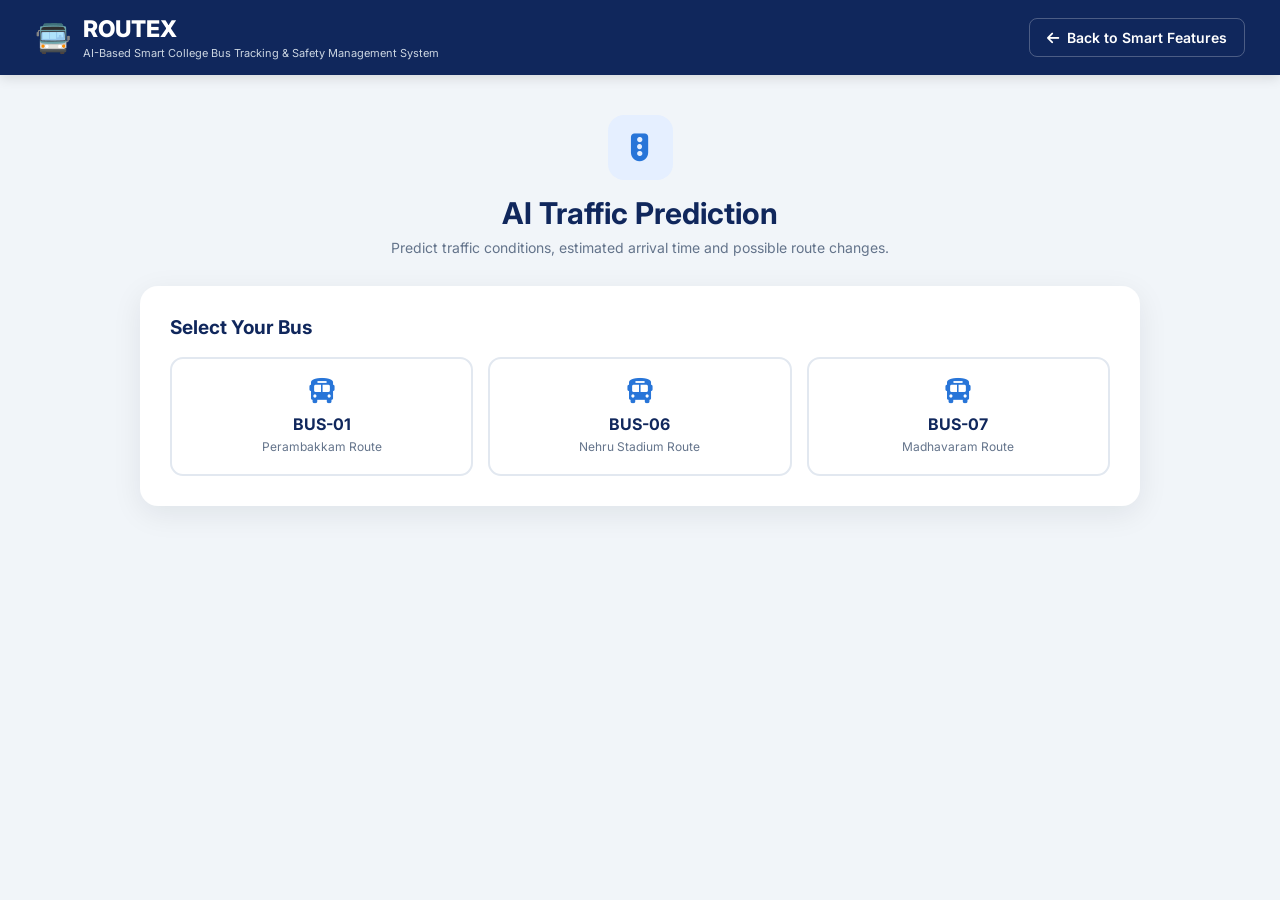
<file: College smart bus/frontend/ai traffic-prediction.html>
<!DOCTYPE html>
<html lang="en">

<head>

    <meta charset="UTF-8">

    <meta name="viewport" content="width=device-width, initial-scale=1.0">

    <title>ROUTEX - AI Traffic Prediction</title>

    <!-- Google Font -->
    <link rel="preconnect" href="https://fonts.googleapis.com">
    <link rel="preconnect" href="https://fonts.gstatic.com" crossorigin>

    <link
        href="https://fonts.googleapis.com/css2?family=Inter:wght@400;500;600;700;800&display=swap"
        rel="stylesheet"
    >

    <!-- Font Awesome -->
    <link
        rel="stylesheet"
        href="https://cdnjs.cloudflare.com/ajax/libs/font-awesome/6.5.1/css/all.min.css"
    >

    <style>

        * {
            margin: 0;
            padding: 0;
            box-sizing: border-box;
        }

        body {
            font-family: "Inter", sans-serif;
            background: #f1f5f9;
            color: #172033;
            min-height: 100vh;
        }

        /* =========================
           NAVBAR
        ========================= */

        .navbar {
            min-height: 75px;

            background: #10275c;
            color: white;

            display: flex;
            align-items: center;
            justify-content: space-between;

            padding: 14px 35px;

            box-shadow: 0 3px 12px rgba(0, 0, 0, 0.12);
        }

        .brand {
            display: flex;
            align-items: center;
            gap: 12px;
        }

        .brand-icon {
            font-size: 29px;
        }

        .brand-name {
            font-size: 23px;
            font-weight: 800;
        }

        .brand-subtitle {
            font-size: 11px;
            color: #cbd5e1;
            margin-top: 3px;
        }

        .back-btn {
            color: white;
            text-decoration: none;

            display: flex;
            align-items: center;
            gap: 8px;

            padding: 10px 17px;

            border: 1px solid rgba(255,255,255,0.25);
            border-radius: 8px;

            font-size: 14px;
            font-weight: 600;

            transition: 0.25s;
        }

        .back-btn:hover {
            background: #2875d8;
            border-color: #2875d8;
        }

        /* =========================
           MAIN
        ========================= */

        .container {
            width: min(1000px, 92%);

            margin: 40px auto 60px;
        }

        .page-heading {
            text-align: center;

            margin-bottom: 30px;
        }

        .main-icon {
            width: 65px;
            height: 65px;

            margin: 0 auto 15px;

            display: flex;
            align-items: center;
            justify-content: center;

            background: #e5efff;
            color: #2875d8;

            border-radius: 16px;

            font-size: 28px;
        }

        .page-heading h1 {
            font-size: 30px;

            color: #10275c;

            margin-bottom: 8px;
        }

        .page-heading p {
            color: #64748b;

            font-size: 14px;
        }

        /* =========================
           MAIN CARD
        ========================= */

        .prediction-card {
            background: white;

            border-radius: 18px;

            padding: 30px;

            box-shadow:
                0 8px 30px rgba(15, 23, 42, 0.08);
        }

        .section-title {
            color: #10275c;

            font-size: 19px;

            margin-bottom: 18px;
        }

        /* =========================
           BUS SELECTION
        ========================= */

        .bus-grid {
            display: grid;

            grid-template-columns:
                repeat(3, 1fr);

            gap: 15px;
        }

        .bus-option {
            border: 2px solid #e2e8f0;

            background: white;

            padding: 20px;

            border-radius: 13px;

            cursor: pointer;

            text-align: center;

            transition: 0.25s;
        }

        .bus-option:hover {
            border-color: #2875d8;

            transform: translateY(-2px);
        }

        .bus-option.active {
            border-color: #2875d8;

            background: #f4f8ff;
        }

        .bus-option i {
            font-size: 25px;

            color: #2875d8;

            margin-bottom: 10px;
        }

        .bus-option h3 {
            color: #10275c;

            font-size: 16px;

            margin-bottom: 5px;
        }

        .bus-option p {
            color: #64748b;

            font-size: 12px;
        }

        /* =========================
           PREDICTION AREA
        ========================= */

        .prediction-area {
            display: none;

            margin-top: 30px;

            border-top: 1px solid #e2e8f0;

            padding-top: 30px;
        }

        .prediction-area.show {
            display: block;
        }

        .selected-bus {
            display: flex;

            justify-content: space-between;

            align-items: center;

            margin-bottom: 20px;
        }

        .selected-bus h2 {
            color: #10275c;

            font-size: 20px;
        }

        .status-badge {
            padding: 7px 12px;

            background: #fff7ed;

            color: #c2410c;

            border-radius: 20px;

            font-size: 12px;

            font-weight: 700;
        }

        /* =========================
           FOUR PREDICTION BOXES
        ========================= */

        .prediction-grid {
            display: grid;

            grid-template-columns:
                repeat(4, 1fr);

            gap: 14px;
        }

        .prediction-box {
            background: #f8fafc;

            border: 1px solid #e2e8f0;

            border-radius: 12px;

            padding: 20px;

            text-align: center;
        }

        .prediction-box i {
            color: #2875d8;

            font-size: 22px;

            margin-bottom: 10px;
        }

        .prediction-box h3 {
            font-size: 13px;

            color: #64748b;

            margin-bottom: 8px;
        }

        .prediction-value {
            color: #10275c;

            font-size: 18px;

            font-weight: 800;
        }

        /* =========================
           ROUTE SUGGESTION
        ========================= */

        .route-suggestion {
            margin-top: 20px;

            background: #eef6ff;

            border-left: 4px solid #2875d8;

            border-radius: 8px;

            padding: 17px;
        }

        .route-suggestion h3 {
            color: #10275c;

            font-size: 14px;

            margin-bottom: 6px;
        }

        .route-suggestion p {
            color: #475569;

            font-size: 13px;

            line-height: 1.6;
        }

        /* =========================
           REFRESH BUTTON
        ========================= */

        .refresh-area {
            margin-top: 22px;

            display: flex;

            justify-content: center;
        }

        .refresh-btn {
            border: none;

            background: #2875d8;

            color: white;

            padding: 12px 20px;

            border-radius: 9px;

            font-family: inherit;

            font-size: 14px;

            font-weight: 600;

            cursor: pointer;

            transition: 0.25s;
        }

        .refresh-btn:hover {
            background: #1d5fb8;
        }

        .refresh-btn i {
            margin-right: 7px;
        }

        /* =========================
           DISCLAIMER
        ========================= */

        .info-note {
            margin-top: 18px;

            text-align: center;

            color: #94a3b8;

            font-size: 11px;

            line-height: 1.5;
        }

        /* =========================
           RESPONSIVE
        ========================= */

        @media (max-width: 800px) {

            .prediction-grid {
                grid-template-columns:
                    repeat(2, 1fr);
            }

        }

        @media (max-width: 650px) {

            .navbar {
                padding: 14px 18px;
            }

            .brand-subtitle {
                display: none;
            }

            .brand-name {
                font-size: 19px;
            }

            .back-btn {
                font-size: 12px;

                padding: 9px 11px;
            }

            .container {
                margin-top: 30px;
            }

            .page-heading h1 {
                font-size: 25px;
            }

            .prediction-card {
                padding: 20px;
            }

            .bus-grid {
                grid-template-columns: 1fr;
            }

            .prediction-grid {
                grid-template-columns: 1fr 1fr;
            }

        }

    </style>

</head>


<body>


    <!-- =========================
         NAVBAR
    ========================= -->

    <nav class="navbar">

        <div class="brand">

            <div class="brand-icon">
                🚍
            </div>

            <div>

                <div class="brand-name">
                    ROUTEX
                </div>

                <div class="brand-subtitle">
                    AI-Based Smart College Bus Tracking & Safety Management System
                </div>

            </div>

        </div>


        <a
            href="smart-features.html"
            class="back-btn"
        >

            <i class="fa-solid fa-arrow-left"></i>

            Back to Smart Features

        </a>

    </nav>



    <!-- =========================
         MAIN
    ========================= -->

    <main class="container">


        <div class="page-heading">

            <div class="main-icon">

                <i class="fa-solid fa-traffic-light"></i>

            </div>

            <h1>
                AI Traffic Prediction
            </h1>

            <p>
                Predict traffic conditions, estimated arrival time and possible route changes.
            </p>

        </div>



        <section class="prediction-card">


            <h2 class="section-title">
                Select Your Bus
            </h2>


            <!-- =========================
                 BUS OPTIONS
            ========================= -->

            <div class="bus-grid">


                <div
                    class="bus-option"
                    data-bus="BUS-01"
                >

                    <i class="fa-solid fa-bus"></i>

                    <h3>
                        BUS-01
                    </h3>

                    <p>
                        Perambakkam Route
                    </p>

                </div>



                <div
                    class="bus-option"
                    data-bus="BUS-06"
                >

                    <i class="fa-solid fa-bus"></i>

                    <h3>
                        BUS-06
                    </h3>

                    <p>
                        Nehru Stadium Route
                    </p>

                </div>



                <div
                    class="bus-option"
                    data-bus="BUS-07"
                >

                    <i class="fa-solid fa-bus"></i>

                    <h3>
                        BUS-07
                    </h3>

                    <p>
                        Madhavaram Route
                    </p>

                </div>


            </div>



            <!-- =========================
                 PREDICTION
            ========================= -->

            <div
                class="prediction-area"
                id="predictionArea"
            >


                <div class="selected-bus">

                    <h2 id="selectedBus">
                        BUS-01
                    </h2>

                    <span
                        class="status-badge"
                        id="trafficBadge"
                    >
                        Moderate Traffic
                    </span>

                </div>



                <!-- FOUR IMPORTANT DATA -->

                <div class="prediction-grid">


                    <!-- Traffic -->

                    <div class="prediction-box">

                        <i class="fa-solid fa-road"></i>

                        <h3>
                            Traffic
                        </h3>

                        <div
                            class="prediction-value"
                            id="trafficValue"
                        >
                            Moderate
                        </div>

                    </div>



                    <!-- ETA -->

                    <div class="prediction-box">

                        <i class="fa-solid fa-clock"></i>

                        <h3>
                            Predicted ETA
                        </h3>

                        <div
                            class="prediction-value"
                            id="etaValue"
                        >
                            25 min
                        </div>

                    </div>



                    <!-- Delay -->

                    <div class="prediction-box">

                        <i class="fa-solid fa-hourglass-half"></i>

                        <h3>
                            Expected Delay
                        </h3>

                        <div
                            class="prediction-value"
                            id="delayValue"
                        >
                            +5 min
                        </div>

                    </div>



                    <!-- Route -->

                    <div class="prediction-box">

                        <i class="fa-solid fa-route"></i>

                        <h3>
                            Route Status
                        </h3>

                        <div
                            class="prediction-value"
                            id="routeValue"
                        >
                            Normal
                        </div>

                    </div>


                </div>



                <!-- ROUTE SUGGESTION -->

                <div class="route-suggestion">

                    <h3>

                        <i class="fa-solid fa-lightbulb"></i>

                        AI Route Suggestion

                    </h3>

                    <p id="suggestionText">

                        Traffic is moderate. The current route can be followed.
                        Allow a few extra minutes for the journey.

                    </p>

                </div>



                <!-- REFRESH -->

                <div class="refresh-area">

                    <button
                        type="button"
                        class="refresh-btn"
                        id="refreshBtn"
                    >

                        <i class="fa-solid fa-rotate"></i>

                        Refresh Prediction

                    </button>

                </div>


                <div class="info-note">

                    Traffic and ETA shown here are demonstration predictions.
                    Real-time prediction requires live traffic and GPS data.

                </div>


            </div>


        </section>


    </main>



    <!-- =========================
         JAVASCRIPT
    ========================= -->

    <script>


        const busOptions =
            document.querySelectorAll(".bus-option");

        const predictionArea =
            document.getElementById("predictionArea");

        const selectedBus =
            document.getElementById("selectedBus");

        const trafficBadge =
            document.getElementById("trafficBadge");

        const trafficValue =
            document.getElementById("trafficValue");

        const etaValue =
            document.getElementById("etaValue");

        const delayValue =
            document.getElementById("delayValue");

        const routeValue =
            document.getElementById("routeValue");

        const suggestionText =
            document.getElementById("suggestionText");

        const refreshBtn =
            document.getElementById("refreshBtn");


        let currentBus = null;



        /*
        --------------------------------
        DEMONSTRATION DATA
        --------------------------------
        */

        const trafficData = {

            "BUS-01": {

                traffic: [
                    "Low",
                    "Moderate",
                    "High"
                ],

                eta: [
                    "20 min",
                    "25 min",
                    "32 min"
                ],

                delay: [
                    "+2 min",
                    "+5 min",
                    "+12 min"
                ],

                route: [
                    "Normal",
                    "Normal",
                    "Slow"
                ],

                suggestions: [

                    "Traffic is light. The current route should have minimal delay.",

                    "Traffic is moderate. Allow a few extra minutes for the journey.",

                    "Heavy traffic detected on the current route. Consider allowing additional travel time."

                ]

            },


            "BUS-06": {

                traffic: [
                    "Moderate",
                    "High",
                    "Low"
                ],

                eta: [
                    "25 min",
                    "35 min",
                    "18 min"
                ],

                delay: [
                    "+5 min",
                    "+15 min",
                    "+2 min"
                ],

                route: [
                    "Normal",
                    "Slow",
                    "Clear"
                ],

                suggestions: [

                    "Traffic is moderate. The current route can be followed with a small time buffer.",

                    "Heavy traffic may cause delays. Monitor the route before travelling.",

                    "Traffic is currently light. The bus should have a smoother journey."

                ]

            },


            "BUS-07": {

                traffic: [
                    "High",
                    "Moderate",
                    "Low"
                ],

                eta: [
                    "35 min",
                    "27 min",
                    "20 min"
                ],

                delay: [
                    "+12 min",
                    "+6 min",
                    "+2 min"
                ],

                route: [
                    "Slow",
                    "Normal",
                    "Clear"
                ],

                suggestions: [

                    "Heavy traffic may affect the bus. Allow additional travel time.",

                    "Traffic is moderate. A small delay may occur on the route.",

                    "Traffic is light. The current route is expected to move normally."

                ]

            }

        };



        /*
        --------------------------------
        SELECT BUS
        --------------------------------
        */

        busOptions.forEach(function(bus) {

            bus.addEventListener("click", function() {

                busOptions.forEach(function(item) {

                    item.classList.remove("active");

                });


                bus.classList.add("active");


                currentBus =
                    bus.dataset.bus;


                selectedBus.textContent =
                    currentBus;


                predictionArea.classList.add("show");


                generatePrediction();


                predictionArea.scrollIntoView({
                    behavior: "smooth",
                    block: "start"
                });

            });

        });



        /*
        --------------------------------
        GENERATE PREDICTION
        --------------------------------
        */

        function generatePrediction() {

            if (!currentBus) {
                return;
            }


            const data =
                trafficData[currentBus];


            if (!data) {
                return;
            }


            const randomIndex =
                Math.floor(
                    Math.random() *
                    data.traffic.length
                );


            const traffic =
                data.traffic[randomIndex];


            const eta =
                data.eta[randomIndex];


            const delay =
                data.delay[randomIndex];


            const route =
                data.route[randomIndex];


            const suggestion =
                data.suggestions[randomIndex];


            trafficValue.textContent =
                traffic;


            etaValue.textContent =
                eta;


            delayValue.textContent =
                delay;


            routeValue.textContent =
                route;


            suggestionText.textContent =
                suggestion;


            trafficBadge.textContent =
                traffic + " Traffic";

        }



        /*
        --------------------------------
        REFRESH
        --------------------------------
        */

        refreshBtn.addEventListener("click", function() {

            generatePrediction();

        });


    </script>


</body>

</html>
</file>
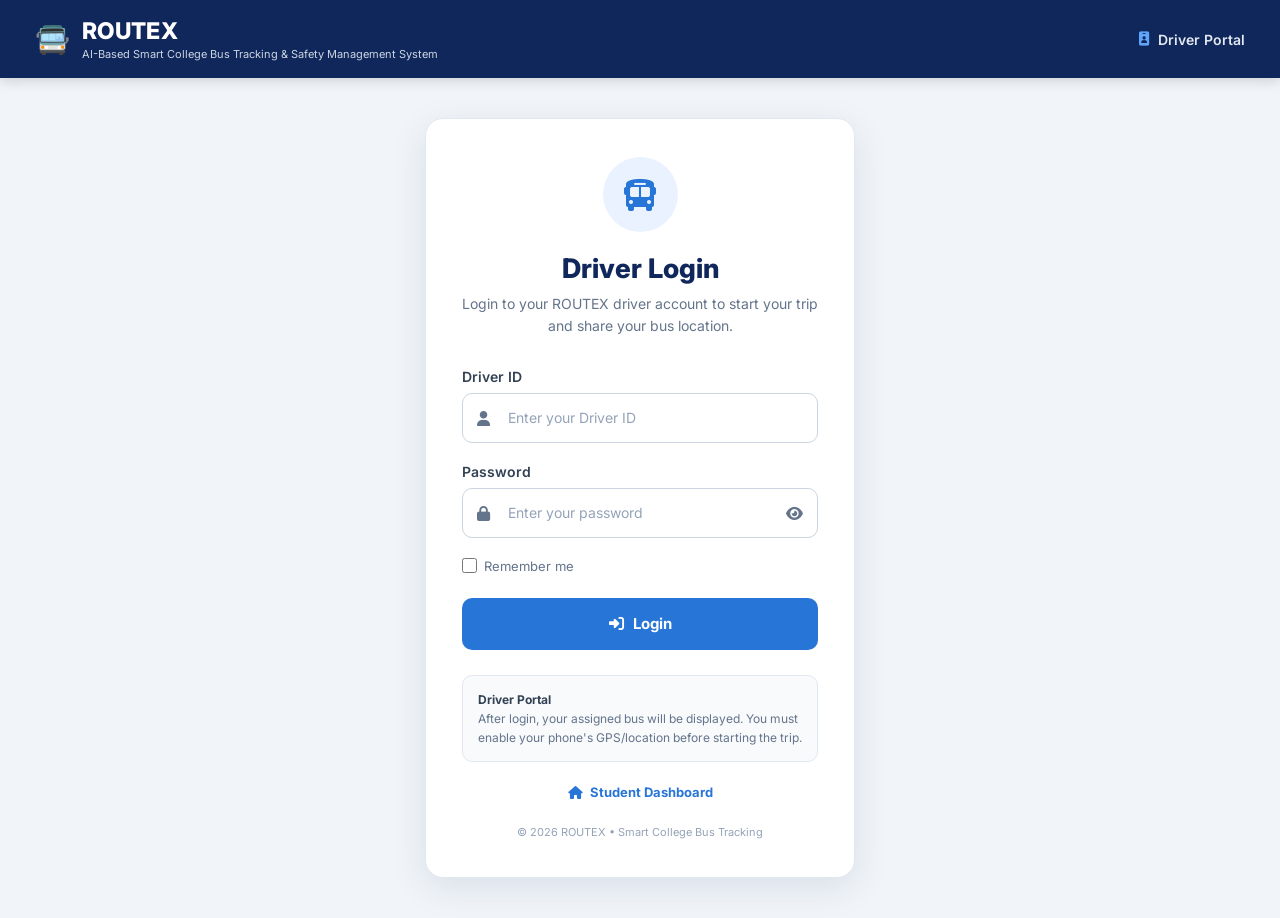
<file: College smart bus/frontend/driver-dashboard.html>
<!DOCTYPE html>
<html lang="en">

<head>

  <meta charset="UTF-8">

  <meta
    name="viewport"
    content="width=device-width, initial-scale=1.0"
  >

  <title>ROUTEX - Driver Dashboard</title>

  <!-- Google Font -->
  <link
    rel="preconnect"
    href="https://fonts.googleapis.com"
  >

  <link
    rel="preconnect"
    href="https://fonts.gstatic.com"
    crossorigin
  >

  <link
    href="https://fonts.googleapis.com/css2?family=Inter:wght@400;500;600;700;800&display=swap"
    rel="stylesheet"
  >

  <!-- Font Awesome -->
  <link
    rel="stylesheet"
    href="https://cdnjs.cloudflare.com/ajax/libs/font-awesome/6.5.1/css/all.min.css"
  >

  <style>

    * {
      box-sizing: border-box;
      margin: 0;
      padding: 0;
    }

    body {
      font-family: "Inter", sans-serif;
      background: #f1f5f9;
      color: #10275c;
    }

    /* =========================
       NAVBAR
    ========================= */

    .navbar {
      height: 78px;
      background: #10275c;
      color: white;

      display: flex;
      align-items: center;
      justify-content: space-between;

      padding: 0 35px;

      box-shadow: 0 3px 12px rgba(0, 0, 0, 0.15);
    }

    .brand {
      display: flex;
      align-items: center;
      gap: 12px;
    }

    .brand-icon {
      font-size: 32px;
    }

    .brand-text h1 {
      font-size: 22px;
      font-weight: 800;
      letter-spacing: 0.5px;
    }

    .brand-text p {
      font-size: 11px;
      color: #cbd5e1;
      margin-top: 3px;
    }

    .portal {
      background: #2875d8;
      padding: 9px 15px;
      border-radius: 8px;
      font-size: 12px;
      font-weight: 700;
    }

    /* =========================
       MAIN
    ========================= */

    .main {
      max-width: 1200px;
      margin: auto;
      padding: 35px 25px 50px;
    }

    .page-header {
      margin-bottom: 25px;
    }

    .page-header h2 {
      font-size: 28px;
      font-weight: 800;
      margin-bottom: 7px;
    }

    .page-header p {
      color: #64748b;
      font-size: 14px;
    }

    /* =========================
       GPS ALERT
    ========================= */

    .gps-alert {
      background: #fff7ed;
      border: 1px solid #fed7aa;
      border-left: 5px solid #f97316;

      padding: 18px 20px;
      border-radius: 12px;

      margin-bottom: 25px;

      display: flex;
      align-items: center;
      justify-content: space-between;

      gap: 20px;
    }

    .gps-alert-content {
      display: flex;
      align-items: center;
      gap: 15px;
    }

    .gps-alert-icon {
      width: 45px;
      height: 45px;

      background: #ffedd5;
      color: #ea580c;

      border-radius: 50%;

      display: flex;
      align-items: center;
      justify-content: center;

      font-size: 19px;
    }

    .gps-alert h3 {
      font-size: 15px;
      margin-bottom: 4px;
      color: #9a3412;
    }

    .gps-alert p {
      font-size: 12px;
      color: #7c2d12;
    }

    .enable-gps-btn {
      border: none;
      background: #ea580c;
      color: white;

      padding: 11px 18px;

      border-radius: 8px;

      font-size: 12px;
      font-weight: 700;

      cursor: pointer;
      white-space: nowrap;
    }

    .enable-gps-btn:hover {
      background: #c2410c;
    }

    /* =========================
       GPS ACTIVE
    ========================= */

    .gps-active {
      display: none;

      background: #ecfdf5;
      border: 1px solid #a7f3d0;
      border-left: 5px solid #10b981;

      padding: 16px 20px;

      border-radius: 12px;

      margin-bottom: 25px;

      align-items: center;
      gap: 12px;
    }

    .gps-active i {
      color: #059669;
    }

    .gps-active strong {
      color: #047857;
      font-size: 14px;
    }

    /* =========================
       DASHBOARD GRID
    ========================= */

    .dashboard-grid {
      display: grid;
      grid-template-columns: repeat(2, 1fr);
      gap: 22px;
    }

    .card {
      background: white;

      border-radius: 14px;

      padding: 24px;

      box-shadow: 0 4px 15px rgba(15, 23, 42, 0.07);

      border: 1px solid #e2e8f0;
    }

    .card-header {
      display: flex;
      align-items: center;
      gap: 12px;

      margin-bottom: 20px;
    }

    .card-icon {
      width: 42px;
      height: 42px;

      border-radius: 10px;

      background: #eaf2ff;
      color: #2875d8;

      display: flex;
      align-items: center;
      justify-content: center;

      font-size: 18px;
    }

    .card-header h3 {
      font-size: 17px;
      font-weight: 800;
    }

    /* =========================
       INFO ROW
    ========================= */

    .info-row {
      display: flex;
      justify-content: space-between;

      padding: 13px 0;

      border-bottom: 1px solid #e2e8f0;

      gap: 20px;
    }

    .info-row:last-child {
      border-bottom: none;
    }

    .info-label {
      color: #64748b;
      font-size: 13px;
    }

    .info-value {
      font-size: 13px;
      font-weight: 700;
      text-align: right;
    }

    /* =========================
       EDIT DRIVER
    ========================= */

    .edit-card {
      grid-column: 1 / -1;
    }

    .edit-grid {
      display: grid;
      grid-template-columns: repeat(3, 1fr);
      gap: 18px;
    }

    .form-group {
      display: flex;
      flex-direction: column;
      gap: 7px;
    }

    .form-group label {
      font-size: 12px;
      font-weight: 700;
      color: #475569;
    }

    .form-group input,
    .form-group select {
      width: 100%;

      padding: 12px 13px;

      border: 1px solid #dbe3ef;

      border-radius: 8px;

      background: white;

      color: #10275c;

      font-family: "Inter", sans-serif;

      font-size: 13px;

      outline: none;
    }

    .form-group input:focus,
    .form-group select:focus {
      border-color: #2875d8;

      box-shadow:
        0 0 0 3px rgba(40, 117, 216, 0.10);
    }

    .save-driver-btn {
      margin-top: 20px;

      border: none;

      background: #2875d8;

      color: white;

      padding: 11px 20px;

      border-radius: 8px;

      font-size: 13px;

      font-weight: 700;

      cursor: pointer;

      display: inline-flex;

      align-items: center;

      gap: 8px;

      transition: 0.2s;
    }

    .save-driver-btn:hover {
      background: #1f63b8;
    }

    .save-message {
      display: none;

      margin-top: 12px;

      padding: 10px 12px;

      background: #ecfdf5;

      color: #047857;

      border-radius: 7px;

      font-size: 12px;

      font-weight: 600;
    }

    /* =========================
       BUS INFO
    ========================= */

    .bus-number {
      font-size: 24px;
      font-weight: 800;
      color: #2875d8;

      margin-bottom: 8px;
    }

    .route-name {
      font-size: 13px;
      color: #64748b;
    }

    /* =========================
       TRIP CONTROL
    ========================= */

    .status-row {
      display: grid;
      grid-template-columns: repeat(3, 1fr);
      gap: 10px;

      margin-bottom: 20px;
    }

    .status-box {
      background: #f8fafc;

      border: 1px solid #e2e8f0;

      border-radius: 10px;

      padding: 13px;

      text-align: center;
    }

    .status-box span {
      display: block;

      font-size: 10px;
      color: #64748b;

      margin-bottom: 6px;
    }

    .status-box strong {
      font-size: 12px;
    }

    .trip-buttons {
      display: flex;
      gap: 12px;
    }

    .trip-btn {
      flex: 1;

      border: none;

      padding: 12px;

      border-radius: 9px;

      font-size: 13px;
      font-weight: 700;

      cursor: pointer;
    }

    .start-btn {
      background: #2875d8;
      color: white;
    }

    .start-btn:hover {
      background: #1f63b8;
    }

    .stop-btn {
      background: #fee2e2;
      color: #dc2626;
    }

    .stop-btn:hover {
      background: #fecaca;
    }

    /* =========================
       LIVE LOCATION
    ========================= */

    .location-box {
      background: #f8fafc;

      border-radius: 10px;

      padding: 18px;
    }

    .coordinate {
      display: flex;
      justify-content: space-between;

      padding: 9px 0;

      border-bottom: 1px solid #e2e8f0;
    }

    .coordinate:last-child {
      border-bottom: none;
    }

    .coordinate span {
      font-size: 12px;
      color: #64748b;
    }

    .coordinate strong {
      font-size: 12px;
    }

    /* =========================
       MESSAGE
    ========================= */

    .message {
      margin-top: 15px;

      padding: 12px;

      background: #eff6ff;

      color: #1d4ed8;

      border-radius: 8px;

      font-size: 12px;

      display: none;
    }

    /* =========================
       BOTTOM ACTIONS
    ========================= */

    .bottom-actions {
      display: flex;
      justify-content: center;
      align-items: center;
      gap: 12px;
      margin-top: 30px;
    }

    .student-dashboard-btn {
      text-decoration: none;

      background: #2875d8;
      color: white;

      padding: 11px 20px;

      border-radius: 9px;

      font-size: 13px;
      font-weight: 700;

      display: inline-flex;
      align-items: center;
      gap: 8px;

      transition: 0.2s;
    }

    .student-dashboard-btn:hover {
      background: #1f63b8;
    }

    .logout-btn {
      border: none;

      background: #dc2626;
      color: white;

      padding: 11px 20px;

      border-radius: 9px;

      font-size: 13px;
      font-weight: 700;

      cursor: pointer;

      display: inline-flex;
      align-items: center;
      gap: 8px;
    }

    .logout-btn:hover {
      background: #b91c1c;
    }

    /* =========================
       RESPONSIVE
    ========================= */

    @media (max-width: 850px) {

      .dashboard-grid {
        grid-template-columns: 1fr;
      }

      .edit-grid {
        grid-template-columns: 1fr;
      }

      .navbar {
        padding: 0 18px;
      }

      .brand-text p {
        display: none;
      }

    }

    @media (max-width: 600px) {

      .main {
        padding: 25px 15px 40px;
      }

      .navbar {
        height: 70px;
      }

      .brand-text h1 {
        font-size: 19px;
      }

      .portal {
        display: none;
      }

      .gps-alert {
        flex-direction: column;
        align-items: flex-start;
      }

      .enable-gps-btn {
        width: 100%;
      }

      .status-row {
        grid-template-columns: 1fr;
      }

      .trip-buttons {
        flex-direction: column;
      }

      .bottom-actions {
        flex-direction: column;
      }

      .student-dashboard-btn,
      .logout-btn {
        width: 100%;
        justify-content: center;
      }

    }

  </style>

</head>


<body>


  <!-- =========================
       NAVBAR
  ========================= -->

  <nav class="navbar">

    <div class="brand">

      <div class="brand-icon">
        🚍
      </div>

      <div class="brand-text">

        <h1>ROUTEX</h1>

        <p>
          AI-Based Smart College Bus Tracking & Safety Management System
        </p>

      </div>

    </div>

    <div class="portal">
      Driver Portal
    </div>

  </nav>


  <!-- =========================
       MAIN
  ========================= -->

  <main class="main">


    <div class="page-header">

      <h2>
        Driver Dashboard
      </h2>

      <p>
        Manage your bus trip and share your live location.
      </p>

    </div>


    <!-- =========================
         GPS WARNING
    ========================= -->

    <div
      class="gps-alert"
      id="gpsAlert"
    >

      <div class="gps-alert-content">

        <div class="gps-alert-icon">

          <i class="fa-solid fa-location-crosshairs"></i>

        </div>

        <div>

          <h3>
            GPS / Location is OFF
          </h3>

          <p>
            Please turn ON your phone's Location/GPS and allow
            location permission before starting the trip.
          </p>

        </div>

      </div>


      <button
        class="enable-gps-btn"
        onclick="enableGPS()"
      >

        <i class="fa-solid fa-location-dot"></i>

        Enable GPS

      </button>

    </div>


    <!-- =========================
         GPS ACTIVE
    ========================= -->

    <div
      class="gps-active"
      id="gpsActive"
    >

      <i class="fa-solid fa-circle-check"></i>

      <strong>
        GPS / Location is Active
      </strong>

    </div>


    <!-- =========================
         DASHBOARD
    ========================= -->

    <div class="dashboard-grid">


      <!-- DRIVER INFORMATION -->

      <div class="card">

        <div class="card-header">

          <div class="card-icon">

            <i class="fa-solid fa-user"></i>

          </div>

          <h3>
            Driver Information
          </h3>

        </div>


        <div class="info-row">

          <span class="info-label">
            Driver Name
          </span>

          <span
            class="info-value"
            id="driverName"
          >
            Driver
          </span>

        </div>


        <div class="info-row">

          <span class="info-label">
            Driver ID
          </span>

          <span
            class="info-value"
            id="driverId"
          >
            driver01
          </span>

        </div>


        <div class="info-row">

          <span class="info-label">
            Assigned Bus
          </span>

          <span
            class="info-value"
            id="assignedBus"
          >
            BUS-06
          </span>

        </div>

      </div>


      <!-- ASSIGNED BUS -->

      <div class="card">

        <div class="card-header">

          <div class="card-icon">

            <i class="fa-solid fa-bus"></i>

          </div>

          <h3>
            Assigned Bus
          </h3>

        </div>


        <div
          class="bus-number"
          id="busNumber"
        >
          BUS-06
        </div>


        <div
          class="route-name"
          id="routeName"
        >
          Nehru Stadium Route
        </div>

      </div>


      <!-- =========================
           EDIT DRIVER DETAILS
      ========================= -->

      <div class="card edit-card">

        <div class="card-header">

          <div class="card-icon">

            <i class="fa-solid fa-user-pen"></i>

          </div>

          <h3>
            Edit Driver Details
          </h3>

        </div>


        <div class="edit-grid">


          <div class="form-group">

            <label for="editDriverName">
              Driver Name
            </label>

            <input
              type="text"
              id="editDriverName"
              placeholder="Enter driver name"
            >

          </div>


          <div class="form-group">

            <label for="editDriverId">
              Driver ID
            </label>

            <input
              type="text"
              id="editDriverId"
              placeholder="Enter driver ID"
            >

          </div>


          <div class="form-group">

            <label for="editAssignedBus">
              Assigned Bus
            </label>

            <select id="editAssignedBus">

              <option value="BUS-01">
                BUS-01
              </option>

              <option value="BUS-06">
                BUS-06
              </option>

              <option value="BUS-07">
                BUS-07
              </option>

            </select>

          </div>


        </div>


        <button
          type="button"
          class="save-driver-btn"
          onclick="saveDriverDetails()"
        >

          <i class="fa-solid fa-floppy-disk"></i>

          Save Changes

        </button>


        <div
          class="save-message"
          id="saveMessage"
        ></div>

      </div>


      <!-- TRIP CONTROL -->

      <div class="card">

        <div class="card-header">

          <div class="card-icon">

            <i class="fa-solid fa-route"></i>

          </div>

          <h3>
            Trip Control
          </h3>

        </div>


        <div class="status-row">


          <div class="status-box">

            <span>
              TRIP STATUS
            </span>

            <strong id="tripStatus">
              Not Started
            </strong>

          </div>


          <div class="status-box">

            <span>
              GPS
            </span>

            <strong id="gpsStatus">
              OFF
            </strong>

          </div>


          <div class="status-box">

            <span>
              TRACKING
            </span>

            <strong id="trackingStatus">
              OFF
            </strong>

          </div>

        </div>


        <div class="trip-buttons">

          <button
            type="button"
            class="trip-btn start-btn"
            id="startTripBtn"
            onclick="startTrip()"
          >

            <i class="fa-solid fa-play"></i>

            Start Trip

          </button>


          <button
            type="button"
            class="trip-btn stop-btn"
            id="stopTripBtn"
            onclick="stopTrip()"
          >

            <i class="fa-solid fa-stop"></i>

            Stop Trip

          </button>

        </div>


        <div
          class="message"
          id="message"
        ></div>

      </div>


      <!-- LIVE LOCATION -->

      <div class="card">

        <div class="card-header">

          <div class="card-icon">

            <i class="fa-solid fa-location-dot"></i>

          </div>

          <h3>
            Live Location
          </h3>

        </div>


        <div class="location-box">


          <div class="coordinate">

            <span>
              Latitude
            </span>

            <strong id="latitude">
              --
            </strong>

          </div>


          <div class="coordinate">

            <span>
              Longitude
            </span>

            <strong id="longitude">
              --
            </strong>

          </div>


          <div class="coordinate">

            <span>
              Last Updated
            </span>

            <strong id="lastUpdated">
              --
            </strong>

          </div>


        </div>

      </div>


    </div>


    <!-- =========================
         BOTTOM ACTIONS
    ========================= -->

    <div class="bottom-actions">


      <a
        href="/frontend/index.html"
        class="student-dashboard-btn"
      >

        <i class="fa-solid fa-house"></i>

        Student Dashboard

      </a>


      <button
        type="button"
        class="logout-btn"
        onclick="logoutDriver()"
      >

        <i class="fa-solid fa-right-from-bracket"></i>

        Logout

      </button>


    </div>


  </main>


  <script>

    /* =====================================================
       DRIVER DATA
    ===================================================== */

    let driverId =
      localStorage.getItem("routexDriverId") || "driver01";

    let assignedBus =
      localStorage.getItem("routexDriverBus") || "BUS-06";

    let driverName =
      localStorage.getItem("routexDriverName") || "Driver";


    /* =====================================================
       LOGIN CHECK
    ===================================================== */

    if (
      localStorage.getItem("routexDriverLoggedIn") !== "true"
    ) {

      window.location.href = "driver-login.html";

    }


    /* =====================================================
       DEFAULT BUS ROUTES
    ===================================================== */

    const defaultRoutes = {

      "BUS-01": "Perambakkam Route",

      "BUS-06": "Nehru Stadium Route",

      "BUS-07": "Madhavaram Route"

    };


    /* =====================================================
       DISPLAY DRIVER INFORMATION
    ===================================================== */

    function updateDriverDisplay() {

      document.getElementById("driverName").textContent =
        driverName;

      document.getElementById("driverId").textContent =
        driverId;

      document.getElementById("assignedBus").textContent =
        assignedBus;

      document.getElementById("busNumber").textContent =
        assignedBus;

    }


    /* =====================================================
       LOAD DRIVER NAME FROM ADMIN DATA
    ===================================================== */

    function loadDriverData() {

      const drivers = JSON.parse(
        localStorage.getItem("routexDrivers") || "[]"
      );


      /*
         First try to find the currently logged-in driver.
      */

      const driver = drivers.find(
        d => d.id === driverId
      );


      if (driver) {

        driverName =
          driver.name || driverName;

        assignedBus =
          driver.bus || assignedBus;

        localStorage.setItem(
          "routexDriverName",
          driverName
        );

        localStorage.setItem(
          "routexDriverBus",
          assignedBus
        );

      }


      updateDriverDisplay();

    }


    loadDriverData();


    /* =====================================================
       LOAD EDIT FORM
    ===================================================== */

    function loadEditForm() {

      document.getElementById(
        "editDriverName"
      ).value = driverName;


      document.getElementById(
        "editDriverId"
      ).value = driverId;


      document.getElementById(
        "editAssignedBus"
      ).value = assignedBus;

    }


    loadEditForm();


    /* =====================================================
       SAVE DRIVER DETAILS
    ===================================================== */

    function saveDriverDetails() {

      const newName =
        document
          .getElementById("editDriverName")
          .value
          .trim();


      const newId =
        document
          .getElementById("editDriverId")
          .value
          .trim();


      const newBus =
        document
          .getElementById("editAssignedBus")
          .value;


      /* VALIDATION */

      if (
        newName === "" ||
        newId === "" ||
        newBus === ""
      ) {

        alert(
          "Please enter Driver Name, Driver ID and Assigned Bus."
        );

        return;

      }


      /*
         Save new values into variables.
      */

      driverName = newName;

      driverId = newId;

      assignedBus = newBus;


      /*
         Save them into localStorage.
      */

      localStorage.setItem(
        "routexDriverName",
        driverName
      );

      localStorage.setItem(
        "routexDriverId",
        driverId
      );

      localStorage.setItem(
        "routexDriverBus",
        assignedBus
      );


      /*
         Update the driver list used by Admin.
      */

      let drivers = JSON.parse(
        localStorage.getItem("routexDrivers") || "[]"
      );


      /*
         Look for an existing driver using
         the saved driver ID.
      */

      let existingDriver = drivers.find(
        d => d.id === driverId
      );


      if (existingDriver) {

        existingDriver.name =
          driverName;

        existingDriver.bus =
          assignedBus;

      } else {

        /*
           If no driver exists, create one.
        */

        drivers.push({

          name: driverName,

          id: driverId,

          bus: assignedBus,

          password: "1234",

          status: "Active"

        });

      }


      localStorage.setItem(
        "routexDrivers",
        JSON.stringify(drivers)
      );


      /*
         Update dashboard.
      */

      updateDriverDisplay();


      /*
         Update edit form.
      */

      loadEditForm();


      /*
         Update route.
      */

      loadBusData();


      /*
         Show success message.
      */

      const saveMessage =
        document.getElementById("saveMessage");


      saveMessage.textContent =
        "✓ Driver details saved successfully.";

      saveMessage.style.display =
        "block";


      setTimeout(function() {

        saveMessage.style.display =
          "none";

      }, 3000);

    }


    /* =====================================================
       LOAD BUS INFORMATION
    ===================================================== */

    function loadBusData() {

      const buses = JSON.parse(
        localStorage.getItem("routexBuses") || "[]"
      );


      const bus = buses.find(
        b => b.id === assignedBus
      );


      if (bus) {

        document.getElementById(
          "routeName"
        ).textContent =
          bus.route || defaultRoutes[assignedBus];

      } else {

        document.getElementById(
          "routeName"
        ).textContent =
          defaultRoutes[assignedBus] ||
          "Assigned Bus Route";

      }

    }


    loadBusData();


    /* =====================================================
       GPS VARIABLES
    ===================================================== */

    let watchId = null;

    let gpsEnabled = false;

    let tripRunning = false;


    /* =====================================================
       SHOW MESSAGE
    ===================================================== */

    function showMessage(message) {

      const messageBox =
        document.getElementById("message");


      messageBox.textContent =
        message;


      messageBox.style.display =
        "block";

    }


    /* =====================================================
       ENABLE GPS
    ===================================================== */

    function enableGPS() {

      if (!navigator.geolocation) {

        alert(
          "Geolocation is not supported by this browser."
        );

        return;

      }


      navigator.geolocation.getCurrentPosition(

        function(position) {

          gpsEnabled = true;


          document.getElementById(
            "gpsAlert"
          ).style.display =
            "none";


          document.getElementById(
            "gpsActive"
          ).style.display =
            "flex";


          document.getElementById(
            "gpsStatus"
          ).textContent =
            "ON";


          updateLocation(position);


          showMessage(
            "GPS permission granted successfully."
          );

        },


        function(error) {

          gpsEnabled = false;


          document.getElementById(
            "gpsAlert"
          ).style.display =
            "flex";


          document.getElementById(
            "gpsActive"
          ).style.display =
            "none";


          document.getElementById(
            "gpsStatus"
          ).textContent =
            "OFF";


          alert(
            "Please turn ON your phone Location/GPS and allow location permission."
          );

        },


        {

          enableHighAccuracy: true,

          timeout: 10000,

          maximumAge: 0

        }

      );

    }


    /* =====================================================
       UPDATE LOCATION
    ===================================================== */

    function updateLocation(position) {

      const latitude =
        position.coords.latitude;

      const longitude =
        position.coords.longitude;


      document.getElementById(
        "latitude"
      ).textContent =
        latitude.toFixed(6);


      document.getElementById(
        "longitude"
      ).textContent =
        longitude.toFixed(6);


      document.getElementById(
        "lastUpdated"
      ).textContent =
        new Date().toLocaleTimeString();


      sendLocationToSystem(
        latitude,
        longitude
      );

    }


    /* =====================================================
       SEND LOCATION
    ===================================================== */

    async function sendLocationToSystem(latitude, longitude) {

  const locationData = {
    bus: assignedBus,
    driverId: driverId,
    driverName: driverName,
    latitude: latitude,
    longitude: longitude,
    timestamp: new Date().toISOString(),
    active: tripRunning
  };

  try {

    const response = await fetch(
      "http://192.168.1.4:5000/api/location",
      {
        method: "POST",
        headers: {
          "Content-Type": "application/json"
        },
        body: JSON.stringify(locationData)
      }
    );

    const result = await response.json();

    console.log("GPS sent successfully:", result);

  } catch (error) {

    console.error("GPS sending failed:", error);

  }
}


    /* =====================================================
       START GPS WATCH
    ===================================================== */

    function startGPSWatch() {

      if (!navigator.geolocation) {

        alert(
          "Geolocation is not supported."
        );

        return;

      }


      watchId =
        navigator.geolocation.watchPosition(

          function(position) {

            gpsEnabled = true;


            document.getElementById(
              "gpsStatus"
            ).textContent =
              "ON";


            document.getElementById(
              "gpsAlert"
            ).style.display =
              "none";


            document.getElementById(
              "gpsActive"
            ).style.display =
              "flex";


            updateLocation(position);

          },


          function(error) {

            gpsEnabled = false;


            document.getElementById(
              "gpsStatus"
            ).textContent =
              "OFF";


            document.getElementById(
              "trackingStatus"
            ).textContent =
              "OFF";


            document.getElementById(
              "gpsAlert"
            ).style.display =
              "flex";


            document.getElementById(
              "gpsActive"
            ).style.display =
              "none";

          },


          {

            enableHighAccuracy: true,

            timeout: 10000,

            maximumAge: 0

          }

        );

    }


    /* =====================================================
       START TRIP
    ===================================================== */

    function startTrip() {

      if (!gpsEnabled) {

        showMessage(
          "Please enable GPS before starting the trip."
        );

        return;

      }


      tripRunning = true;


      localStorage.setItem(
        "routexTripStatus",
        "active"
      );


      localStorage.setItem(
        "routexActiveBus",
        assignedBus
      );


      localStorage.setItem(

        "routexDriverTrip",

        JSON.stringify({

          driverId:
            driverId,

          driverName:
            driverName,

          bus:
            assignedBus,

          status:
            "active",

          startedAt:
            new Date().toISOString()

        })

      );


      document.getElementById(
        "tripStatus"
      ).textContent =
        "Active";


      document.getElementById(
        "trackingStatus"
      ).textContent =
        "ON";


      document.getElementById(
        "startTripBtn"
      ).disabled =
        true;


      document.getElementById(
        "stopTripBtn"
      ).disabled =
        false;


      showMessage(
        "Trip started. Your live location is being tracked."
      );


      startGPSWatch();

    }


    /* =====================================================
       STOP TRIP
    ===================================================== */

    function stopTrip() {

      if (!tripRunning) {

        showMessage(
          "No active trip to stop."
        );

        return;

      }


      tripRunning = false;


      if (watchId !== null) {

        navigator.geolocation.clearWatch(
          watchId
        );

        watchId = null;

      }


      localStorage.setItem(
        "routexTripStatus",
        "stopped"
      );


      localStorage.setItem(

        "routexDriverTrip",

        JSON.stringify({

          driverId:
            driverId,

          driverName:
            driverName,

          bus:
            assignedBus,

          status:
            "stopped",

          stoppedAt:
            new Date().toISOString()

        })

      );


      document.getElementById(
        "tripStatus"
      ).textContent =
        "Stopped";


      document.getElementById(
        "trackingStatus"
      ).textContent =
        "OFF";


      document.getElementById(
        "startTripBtn"
      ).disabled =
        false;


      document.getElementById(
        "stopTripBtn"
      ).disabled =
        true;


      showMessage(
        "Trip stopped successfully."
      );


      const currentLocation =
        JSON.parse(
          localStorage.getItem(
            "routexLiveBusLocation"
          ) || "null"
        );


      if (currentLocation) {

        currentLocation.active =
          false;


        localStorage.setItem(

          "routexLiveBusLocation",

          JSON.stringify(
            currentLocation
          )

        );

      }

    }


    /* =====================================================
       LOGOUT
    ===================================================== */

    function logoutDriver() {

      if (tripRunning) {

        alert(
          "Please stop the trip before logging out."
        );

        return;

      }


      localStorage.removeItem(
        "routexDriverLoggedIn"
      );


      /*
         IMPORTANT:
         We DO NOT remove driverId,
         driverName or assignedBus here.
         This allows the saved driver
         details to remain available.
      */


      window.location.href =
        "driver-login.html";

    }


    /* =====================================================
       RESTORE ACTIVE TRIP
    ===================================================== */

    function restoreTrip() {

      const savedTrip =
        JSON.parse(
          localStorage.getItem(
            "routexDriverTrip"
          ) || "null"
        );


      if (
        savedTrip &&
        savedTrip.status === "active"
      ) {

        tripRunning = true;


        document.getElementById(
          "tripStatus"
        ).textContent =
          "Active";


        document.getElementById(
          "trackingStatus"
        ).textContent =
          "ON";


        document.getElementById(
          "startTripBtn"
        ).disabled =
          true;


        document.getElementById(
          "stopTripBtn"
        ).disabled =
          false;


        startGPSWatch();

      }

    }


    restoreTrip();


  </script>

</body>

</html>
</file>
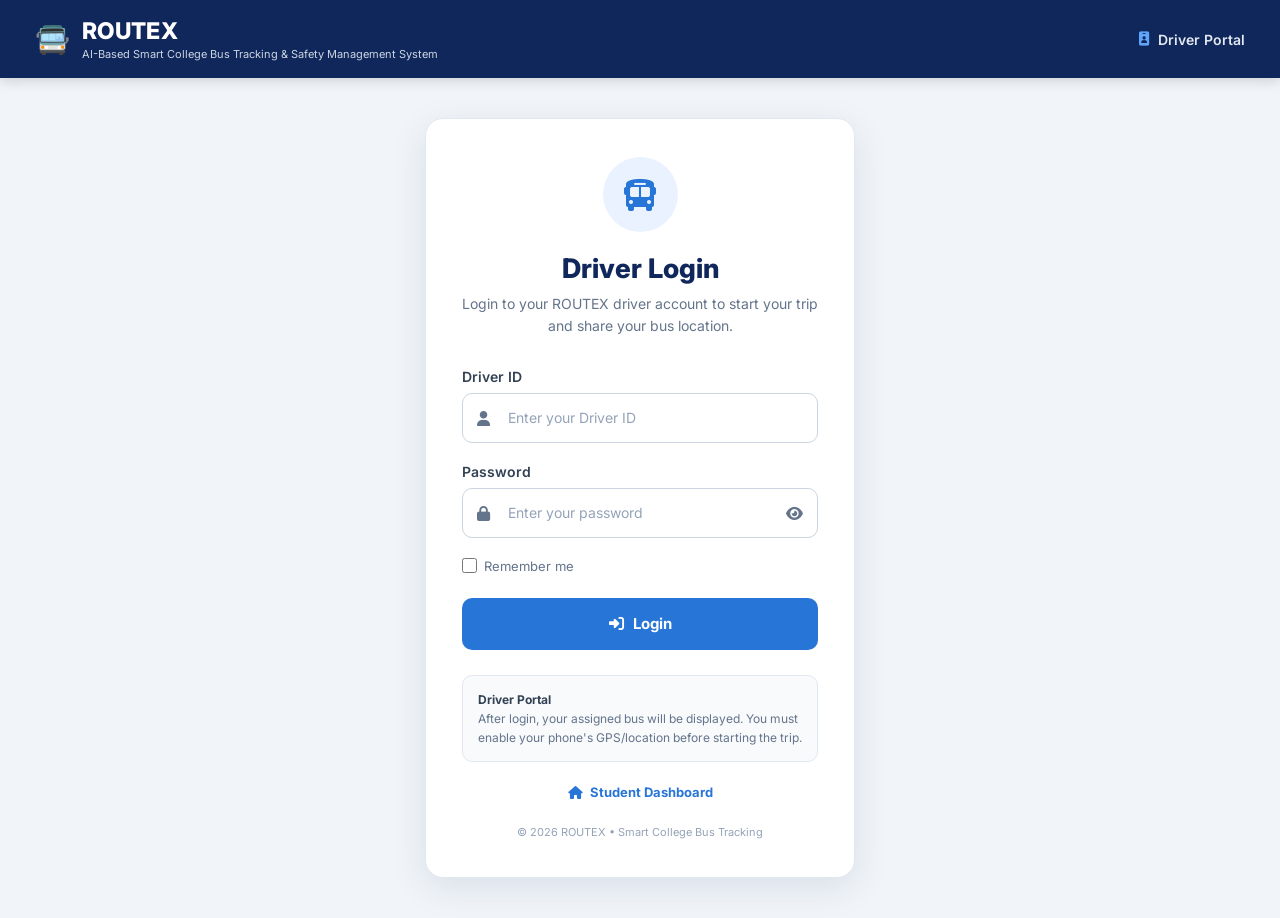
<file: College smart bus/frontend/driver-login.html>
<!DOCTYPE html>
<html lang="en">

<head>

  <meta charset="UTF-8">

  <meta
    name="viewport"
    content="width=device-width, initial-scale=1.0"
  >

  <title>ROUTEX - Driver Login</title>

  <!-- Google Font -->
  <link rel="preconnect" href="https://fonts.googleapis.com">

  <link
    href="https://fonts.googleapis.com/css2?family=Inter:wght@400;500;600;700;800&display=swap"
    rel="stylesheet"
  >

  <!-- Font Awesome -->
  <link
    rel="stylesheet"
    href="https://cdnjs.cloudflare.com/ajax/libs/font-awesome/6.5.1/css/all.min.css"
  >

  <style>

    * {
      margin: 0;
      padding: 0;
      box-sizing: border-box;
    }

    body {
      font-family: "Inter", sans-serif;
      background: #f1f5f9;
      min-height: 100vh;
      color: #10275c;
    }

    /* =========================
       NAVBAR
    ========================= */

    .navbar {
      height: 78px;
      background: #10275c;
      color: white;

      display: flex;
      align-items: center;
      justify-content: space-between;

      padding: 0 35px;

      box-shadow: 0 3px 12px rgba(0, 0, 0, 0.15);
    }

    .brand {
      display: flex;
      align-items: center;
      gap: 12px;
    }

    .brand-icon {
      font-size: 28px;
    }

    .brand-text {
      display: flex;
      flex-direction: column;
    }

    .brand-name {
      font-size: 23px;
      font-weight: 800;
      letter-spacing: 0.3px;
    }

    .brand-subtitle {
      font-size: 11px;
      color: #cbd5e1;
      margin-top: 2px;
    }

    .driver-label {
      display: flex;
      align-items: center;
      gap: 8px;

      font-size: 14px;
      font-weight: 600;

      color: #e2e8f0;
    }

    .driver-label i {
      color: #60a5fa;
    }

    /* =========================
       MAIN
    ========================= */

    .main-container {
      min-height: calc(100vh - 78px);

      display: flex;
      justify-content: center;
      align-items: center;

      padding: 40px 20px;
    }

    /* =========================
       LOGIN CARD
    ========================= */

    .login-card {
      width: 100%;
      max-width: 430px;

      background: white;

      border-radius: 18px;

      padding: 38px 36px;

      box-shadow:
        0 10px 35px rgba(15, 39, 92, 0.10);

      border: 1px solid #e2e8f0;
    }

    .login-icon {
      width: 75px;
      height: 75px;

      margin: 0 auto 20px;

      border-radius: 50%;

      background: #eaf2ff;

      display: flex;
      align-items: center;
      justify-content: center;

      color: #2875d8;

      font-size: 32px;
    }

    .login-title {
      text-align: center;

      font-size: 27px;
      font-weight: 800;

      color: #10275c;

      margin-bottom: 8px;
    }

    .login-description {
      text-align: center;

      color: #64748b;

      font-size: 14px;

      line-height: 1.6;

      margin-bottom: 30px;
    }

    /* =========================
       FORM
    ========================= */

    .form-group {
      margin-bottom: 20px;
    }

    .form-label {
      display: block;

      font-size: 14px;

      font-weight: 600;

      color: #334155;

      margin-bottom: 8px;
    }

    .input-wrapper {
      position: relative;
    }

    .input-icon {
      position: absolute;

      left: 15px;
      top: 50%;

      transform: translateY(-50%);

      color: #64748b;

      font-size: 15px;

      pointer-events: none;
    }

    .form-input {
      width: 100%;

      height: 50px;

      border: 1px solid #cbd5e1;

      border-radius: 10px;

      padding: 0 45px;

      font-family: "Inter", sans-serif;

      font-size: 14px;

      color: #10275c;

      outline: none;

      background: #ffffff;

      transition: 0.2s;
    }

    .form-input:focus {
      border-color: #2875d8;

      box-shadow:
        0 0 0 3px rgba(40, 117, 216, 0.12);
    }

    .form-input::placeholder {
      color: #94a3b8;
    }

    /* =========================
       PASSWORD TOGGLE
    ========================= */

    .password-toggle {
      position: absolute;

      right: 15px;
      top: 50%;

      transform: translateY(-50%);

      border: none;

      background: transparent;

      color: #64748b;

      cursor: pointer;

      font-size: 15px;
    }

    .password-toggle:hover {
      color: #2875d8;
    }

    /* =========================
       REMEMBER ME
    ========================= */

    .login-options {
      display: flex;

      justify-content: space-between;

      align-items: center;

      margin-bottom: 24px;

      font-size: 13px;
    }

    .remember {
      display: flex;

      align-items: center;

      gap: 7px;

      color: #64748b;

      cursor: pointer;
    }

    .remember input {
      accent-color: #2875d8;

      width: 15px;
      height: 15px;

      cursor: pointer;
    }

    /* =========================
       LOGIN BUTTON
    ========================= */

    .login-button {
      width: 100%;

      height: 52px;

      border: none;

      border-radius: 10px;

      background: #2875d8;

      color: white;

      font-family: "Inter", sans-serif;

      font-size: 15px;

      font-weight: 700;

      cursor: pointer;

      display: flex;

      align-items: center;

      justify-content: center;

      gap: 9px;

      transition: 0.2s;
    }

    .login-button:hover {
      background: #1f63ba;

      transform: translateY(-1px);

      box-shadow:
        0 6px 15px rgba(40, 117, 216, 0.25);
    }

    .login-button:active {
      transform: translateY(0);
    }

    /* =========================
       ERROR MESSAGE
    ========================= */

    .error-message {
      display: none;

      background: #fef2f2;

      color: #dc2626;

      border: 1px solid #fecaca;

      border-radius: 9px;

      padding: 11px 13px;

      margin-bottom: 18px;

      font-size: 13px;

      line-height: 1.5;
    }

    .error-message.show {
      display: flex;

      align-items: flex-start;

      gap: 9px;
    }

    .error-message i {
      margin-top: 2px;
    }

    /* =========================
       DRIVER INFO
    ========================= */

    .driver-info {
      margin-top: 25px;

      padding: 14px 15px;

      border-radius: 10px;

      background: #f8fafc;

      border: 1px solid #e2e8f0;

      font-size: 12px;

      color: #64748b;

      line-height: 1.6;
    }

    .driver-info strong {
      color: #334155;
    }

    /* =========================
       BACK TO STUDENT DASHBOARD
    ========================= */

    .back-link {
      display: flex;

      justify-content: center;

      align-items: center;

      gap: 7px;

      margin-top: 22px;

      color: #2875d8;

      text-decoration: none;

      font-size: 13px;

      font-weight: 700;

      transition: 0.2s;

      cursor: pointer;
    }

    .back-link:hover {
      color: #1f63ba;
    }

    /* =========================
       FOOTER
    ========================= */

    .footer {
      text-align: center;

      margin-top: 25px;

      font-size: 11px;

      color: #94a3b8;
    }

    /* =========================
       RESPONSIVE
    ========================= */

    @media (max-width: 600px) {

      .navbar {
        height: auto;

        min-height: 72px;

        padding: 14px 18px;
      }

      .brand-name {
        font-size: 19px;
      }

      .brand-subtitle {
        font-size: 9px;
      }

      .brand-icon {
        font-size: 24px;
      }

      .driver-label {
        font-size: 12px;
      }

      .main-container {
        min-height: calc(100vh - 72px);

        padding: 25px 15px;

        align-items: flex-start;
      }

      .login-card {
        padding: 30px 22px;

        margin-top: 15px;
      }

      .login-title {
        font-size: 24px;
      }

    }

  </style>

</head>


<body>


  <!-- =========================
       NAVBAR
  ========================= -->

  <nav class="navbar">

    <div class="brand">

      <div class="brand-icon">
        🚍
      </div>

      <div class="brand-text">

        <div class="brand-name">
          ROUTEX
        </div>

        <div class="brand-subtitle">
          AI-Based Smart College Bus Tracking &amp; Safety Management System
        </div>

      </div>

    </div>


    <div class="driver-label">

      <i class="fa-solid fa-id-badge"></i>

      Driver Portal

    </div>

  </nav>


  <!-- =========================
       MAIN
  ========================= -->

  <main class="main-container">


    <div class="login-card">


      <!-- DRIVER ICON -->

      <div class="login-icon">

        <i class="fa-solid fa-bus"></i>

      </div>


      <!-- TITLE -->

      <h1 class="login-title">
        Driver Login
      </h1>


      <p class="login-description">
        Login to your ROUTEX driver account to start your trip and share your bus location.
      </p>


      <!-- ERROR -->

      <div
        class="error-message"
        id="errorMessage"
      >

        <i class="fa-solid fa-circle-exclamation"></i>

        <span id="errorText">
          Invalid Driver ID or password.
        </span>

      </div>


      <!-- LOGIN FORM -->

      <form id="driverLoginForm">


        <!-- DRIVER ID -->

        <div class="form-group">

          <label
            class="form-label"
            for="driverId"
          >
            Driver ID
          </label>


          <div class="input-wrapper">

            <i class="fa-solid fa-user input-icon"></i>

            <input
              type="text"
              id="driverId"
              class="form-input"
              placeholder="Enter your Driver ID"
              autocomplete="username"
              required
            >

          </div>

        </div>


        <!-- PASSWORD -->

        <div class="form-group">

          <label
            class="form-label"
            for="password"
          >
            Password
          </label>


          <div class="input-wrapper">

            <i class="fa-solid fa-lock input-icon"></i>

            <input
              type="password"
              id="password"
              class="form-input"
              placeholder="Enter your password"
              autocomplete="current-password"
              required
            >


            <button
              type="button"
              class="password-toggle"
              id="passwordToggle"
            >

              <i class="fa-solid fa-eye"></i>

            </button>

          </div>

        </div>


        <!-- REMEMBER ME -->

        <div class="login-options">

          <label class="remember">

            <input
              type="checkbox"
              id="rememberMe"
            >

            Remember me

          </label>

        </div>


        <!-- LOGIN BUTTON -->

        <button
          type="submit"
          class="login-button"
        >

          <i class="fa-solid fa-right-to-bracket"></i>

          Login

        </button>


      </form>


      <!-- DRIVER INFORMATION -->

      <div class="driver-info">

        <strong>Driver Portal</strong><br>

        After login, your assigned bus will be displayed.
        You must enable your phone's GPS/location before starting the trip.

      </div>


      <!-- =========================
           STUDENT DASHBOARD BUTTON
      ========================= -->

      <a
        href="index.html"
        class="back-link"
      >

        <i class="fa-solid fa-house"></i>

        Student Dashboard

      </a>


      <!-- FOOTER -->

      <div class="footer">

        © 2026 ROUTEX • Smart College Bus Tracking

      </div>


    </div>


  </main>


  <!-- =========================
       JAVASCRIPT
  ========================= -->

  <script>

    const loginForm =
      document.getElementById("driverLoginForm");

    const passwordInput =
      document.getElementById("password");

    const passwordToggle =
      document.getElementById("passwordToggle");

    const errorMessage =
      document.getElementById("errorMessage");

    const errorText =
      document.getElementById("errorText");


    /* =========================
       SHOW / HIDE PASSWORD
    ========================= */

    passwordToggle.addEventListener(
      "click",
      function () {

        const icon =
          passwordToggle.querySelector("i");


        if (
          passwordInput.type === "password"
        ) {

          passwordInput.type = "text";

          icon.classList.remove("fa-eye");

          icon.classList.add("fa-eye-slash");

        } else {

          passwordInput.type = "password";

          icon.classList.remove("fa-eye-slash");

          icon.classList.add("fa-eye");

        }

      }
    );


    /* =========================
       DRIVER LOGIN
    ========================= */

    loginForm.addEventListener(
      "submit",
      function (event) {

        event.preventDefault();


        const driverId =
          document
            .getElementById("driverId")
            .value
            .trim();


        const password =
          document
            .getElementById("password")
            .value
            .trim();


        errorMessage.classList.remove("show");


        if (!driverId || !password) {

          errorText.textContent =
            "Please enter your Driver ID and password.";

          errorMessage.classList.add("show");

          return;

        }


        /* =========================
           TEMPORARY LOGIN
        ========================= */

        if (
          driverId === "driver01" &&
          password === "1234"
        ) {

          localStorage.setItem(
            "routexDriverLoggedIn",
            "true"
          );


          localStorage.setItem(
            "routexDriverId",
            driverId
          );


          localStorage.setItem(
            "routexDriverBus",
            "BUS-06"
          );


          window.location.href =
            "driver-dashboard.html";


        } else {

          errorText.textContent =
            "Invalid Driver ID or password.";

          errorMessage.classList.add("show");

        }

      }
    );

  </script>


</body>

</html>
</file>
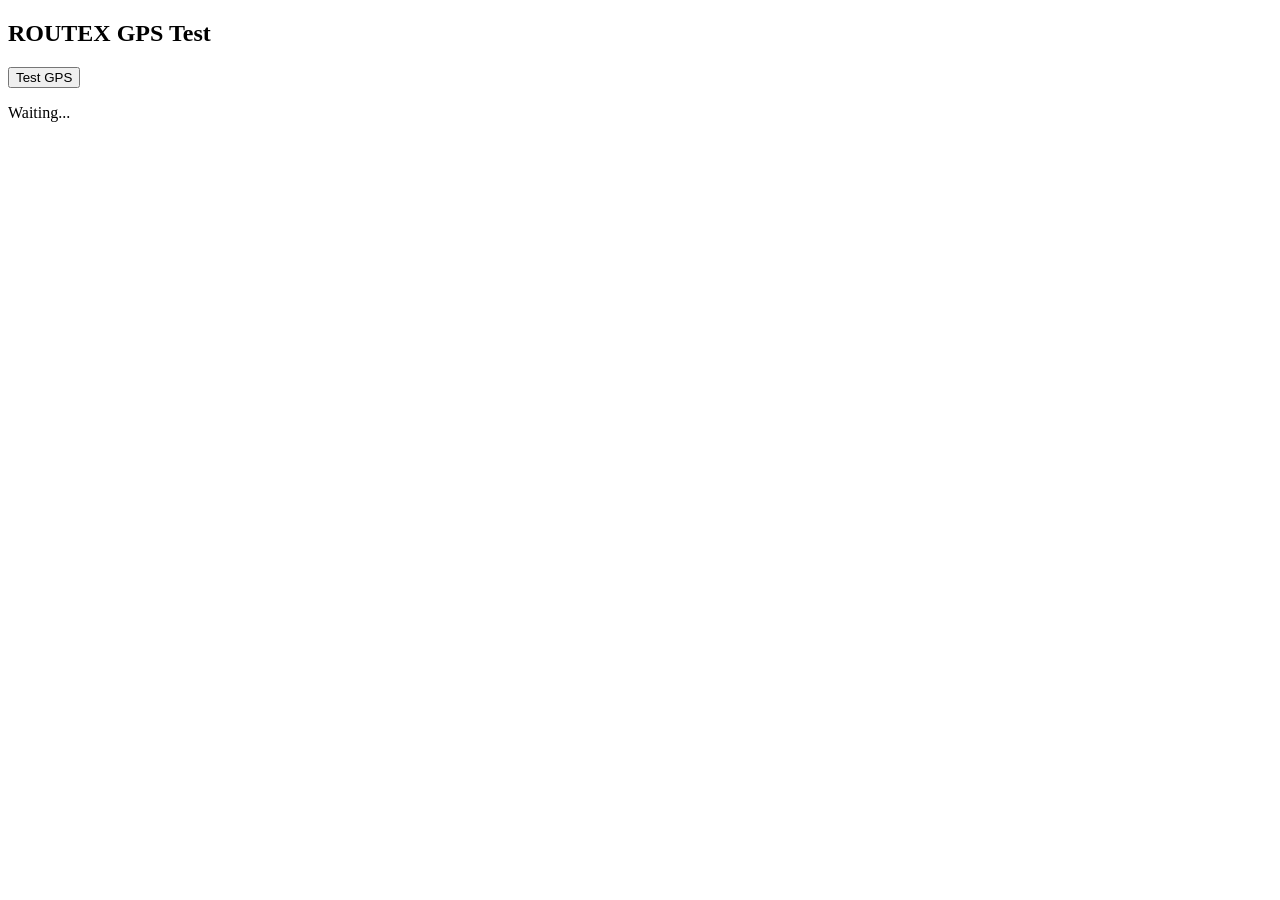
<file: College smart bus/frontend/gps-test.html>
<!DOCTYPE html>
<html>
<head>
  <title>GPS Test</title>
</head>
<body>

<h2>ROUTEX GPS Test</h2>

<button onclick="testGPS()">Test GPS</button>

<p id="status">Waiting...</p>

<script>
function testGPS() {

  const status = document.getElementById("status");

  status.innerText = "Requesting location...";

  if (!navigator.geolocation) {
    status.innerText = "❌ Geolocation is NOT supported";
    return;
  }

  navigator.geolocation.getCurrentPosition(
    function(position) {

      const lat = position.coords.latitude;
      const lon = position.coords.longitude;

      status.innerText =
        "✅ GPS WORKING\n\n" +
        "Latitude: " + lat + "\n" +
        "Longitude: " + lon;

    },

    function(error) {

      status.innerText =
        "❌ GPS ERROR\n\n" +
        "Code: " + error.code +
        "\nMessage: " + error.message;

    },

    {
      enableHighAccuracy: true,
      timeout: 15000,
      maximumAge: 0
    }
  );
}
</script>

</body>
</html>
</file>
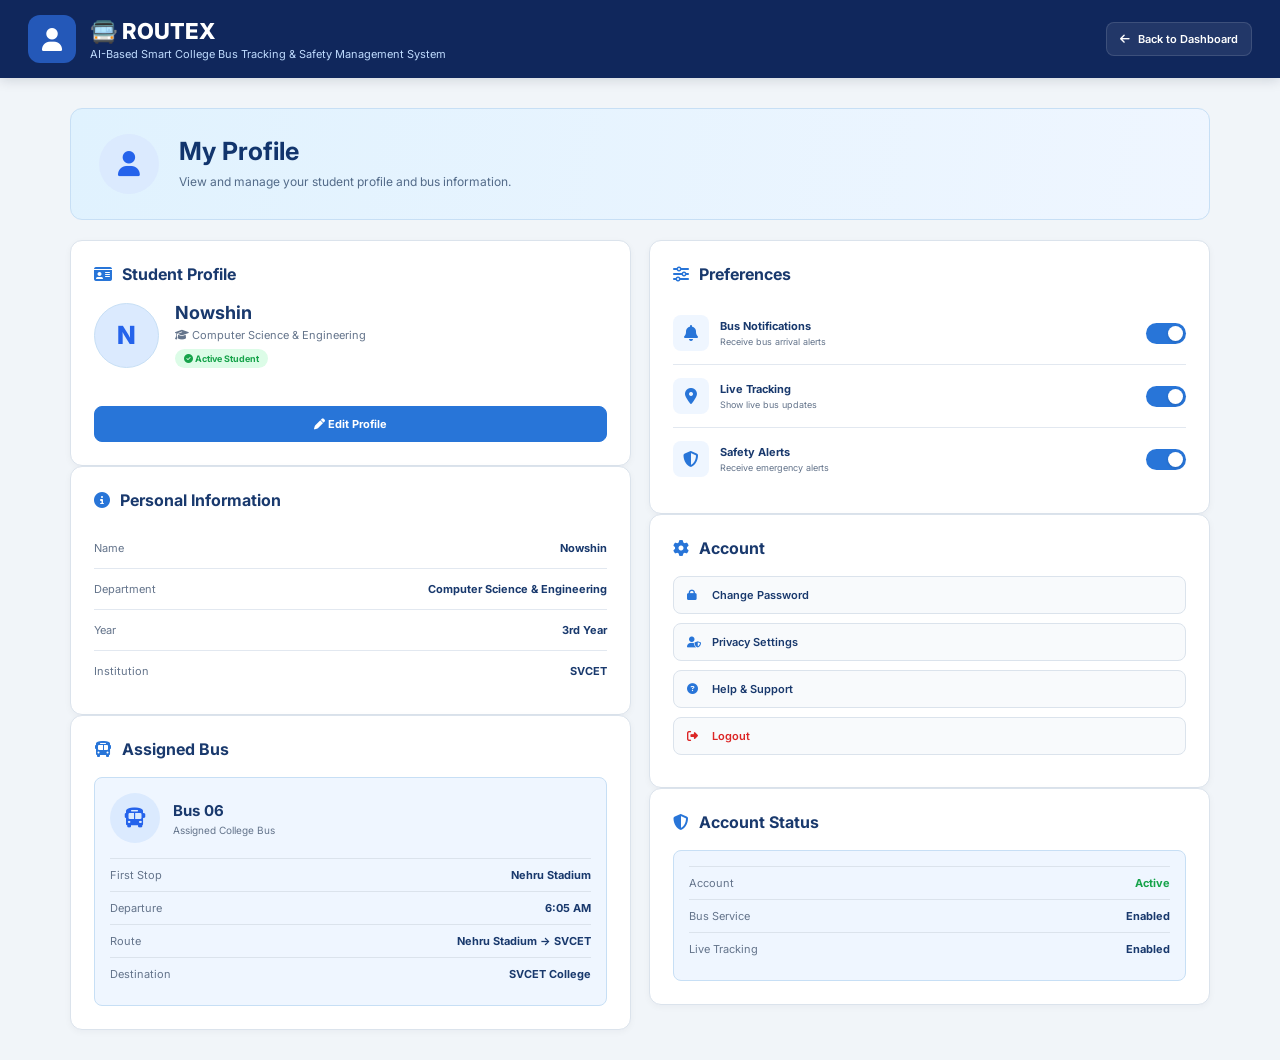
<file: College smart bus/frontend/profile.html>
<!DOCTYPE html>
<html lang="en">
<head>
  <meta charset="UTF-8">
  <meta name="viewport" content="width=device-width, initial-scale=1.0">

  <title>ROUTEX - Profile</title>

  <link rel="preconnect" href="https://fonts.googleapis.com">
  <link rel="preconnect" href="https://fonts.gstatic.com" crossorigin>
  <link href="https://fonts.googleapis.com/css2?family=Inter:wght@400;500;600;700;800&display=swap" rel="stylesheet">

  <link rel="stylesheet"
        href="https://cdnjs.cloudflare.com/ajax/libs/font-awesome/6.5.1/css/all.min.css">

  <style>
    * {
      margin: 0;
      padding: 0;
      box-sizing: border-box;
    }

    body {
      font-family: "Inter", sans-serif;
      background: #f1f5f9;
      color: #172554;
      min-height: 100vh;
    }

    /* NAVBAR */
    .navbar {
      height: 78px;
      background: #10275c;
      color: white;
      display: flex;
      align-items: center;
      justify-content: space-between;
      padding: 0 28px;
      box-shadow: 0 2px 12px rgba(15, 23, 42, 0.15);
    }

    .brand {
      display: flex;
      align-items: center;
      gap: 14px;
    }

    .brand-icon {
      width: 48px;
      height: 48px;
      display: flex;
      align-items: center;
      justify-content: center;
      background: #2458b8;
      border-radius: 12px;
      font-size: 23px;
    }

    .brand h1 {
      font-size: 22px;
      font-weight: 800;
    }

    .brand p {
      font-size: 11px;
      color: #bfdbfe;
      margin-top: 3px;
    }

    .back-btn {
      display: flex;
      align-items: center;
      gap: 8px;
      padding: 9px 13px;
      color: white;
      text-decoration: none;
      background: rgba(255,255,255,.08);
      border: 1px solid rgba(255,255,255,.12);
      border-radius: 8px;
      font-size: 11px;
      font-weight: 600;
    }

    .back-btn:hover {
      background: #2875d8;
    }

    /* MAIN */
    .container {
      max-width: 1200px;
      margin: auto;
      padding: 30px;
    }

    /* HEADER */
    .header {
      background: linear-gradient(100deg, #e0f2fe, #eff6ff);
      border: 1px solid #c7dff5;
      border-radius: 12px;
      padding: 25px 28px;
      display: flex;
      align-items: center;
      gap: 20px;
      margin-bottom: 20px;
    }

    .header-icon {
      width: 60px;
      height: 60px;
      min-width: 60px;
      border-radius: 50%;
      background: #dbeafe;
      color: #2563eb;
      display: flex;
      align-items: center;
      justify-content: center;
      font-size: 25px;
    }

    .header h2 {
      color: #12356d;
      font-size: 25px;
      margin-bottom: 6px;
    }

    .header p {
      color: #536b89;
      font-size: 12px;
      line-height: 1.6;
    }

    /* PROFILE GRID */
    .profile-grid {
      display: grid;
      grid-template-columns: 1fr 1fr;
      gap: 18px;
    }

    /* CARDS */
    .card {
      background: white;
      border: 1px solid #dbe3ec;
      border-radius: 12px;
      padding: 23px;
      box-shadow: 0 2px 7px rgba(15,23,42,.04);
      transition: .25s;
    }

    .card:hover {
      transform: translateY(-3px);
      box-shadow: 0 8px 20px rgba(15,23,42,.08);
    }

    .card-title {
      display: flex;
      align-items: center;
      gap: 10px;
      color: #19396d;
      font-size: 16px;
      font-weight: 700;
      margin-bottom: 18px;
    }

    .card-title i {
      color: #2875d8;
    }

    /* PROFILE CARD */
    .profile-top {
      display: flex;
      align-items: center;
      gap: 16px;
      margin-bottom: 20px;
    }

    .avatar {
      width: 65px;
      height: 65px;
      min-width: 65px;
      border-radius: 50%;
      background: #dbeafe;
      color: #2563eb;
      display: flex;
      align-items: center;
      justify-content: center;
      font-size: 25px;
      font-weight: 800;
      border: 1px solid #c7dff5;
    }

    .profile-name h3 {
      color: #19396d;
      font-size: 18px;
    }

    .profile-name p {
      color: #64748b;
      font-size: 11px;
      margin-top: 5px;
    }

    .active-status {
      display: inline-block;
      margin-top: 7px;
      background: #dcfce7;
      color: #16a34a;
      padding: 4px 9px;
      border-radius: 20px;
      font-size: 9px;
      font-weight: 700;
    }

    /* INFORMATION */
    .info-list {
      display: flex;
      flex-direction: column;
    }

    .info-row {
      display: flex;
      justify-content: space-between;
      align-items: center;
      padding: 13px 0;
      border-bottom: 1px solid #e2e8f0;
      gap: 15px;
    }

    .info-row:last-child {
      border-bottom: none;
    }

    .info-label {
      color: #64748b;
      font-size: 11px;
    }

    .info-value {
      color: #19396d;
      font-size: 11px;
      font-weight: 700;
      text-align: right;
    }

    /* BUS */
    .bus-box {
      background: #eff6ff;
      border: 1px solid #c7dff5;
      border-radius: 8px;
      padding: 15px;
    }

    .bus-top {
      display: flex;
      align-items: center;
      gap: 13px;
      margin-bottom: 15px;
    }

    .bus-icon {
      width: 50px;
      height: 50px;
      border-radius: 50%;
      background: #dbeafe;
      color: #2563eb;
      display: flex;
      align-items: center;
      justify-content: center;
      font-size: 20px;
    }

    .bus-title h3 {
      color: #19396d;
      font-size: 15px;
    }

    .bus-title p {
      color: #64748b;
      font-size: 10px;
      margin-top: 4px;
    }

    .route-row {
      display: flex;
      justify-content: space-between;
      padding: 9px 0;
      border-top: 1px solid #dbe3ec;
      font-size: 11px;
    }

    .route-row span:first-child {
      color: #64748b;
    }

    .route-row span:last-child {
      color: #19396d;
      font-weight: 700;
      text-align: right;
    }

    /* SETTINGS */
    .setting {
      display: flex;
      align-items: center;
      justify-content: space-between;
      padding: 13px 0;
      border-bottom: 1px solid #e2e8f0;
    }

    .setting:last-child {
      border-bottom: none;
    }

    .setting-left {
      display: flex;
      align-items: center;
      gap: 11px;
    }

    .setting-icon {
      width: 36px;
      height: 36px;
      border-radius: 8px;
      background: #eff6ff;
      color: #2875d8;
      display: flex;
      align-items: center;
      justify-content: center;
    }

    .setting-text h4 {
      color: #19396d;
      font-size: 11px;
      margin-bottom: 3px;
    }

    .setting-text p {
      color: #64748b;
      font-size: 9px;
    }

    /* TOGGLE */
    .toggle {
      width: 40px;
      height: 21px;
      border-radius: 20px;
      background: #cbd5e1;
      position: relative;
      cursor: pointer;
      transition: .25s;
    }

    .toggle::after {
      content: "";
      position: absolute;
      width: 15px;
      height: 15px;
      border-radius: 50%;
      background: white;
      top: 3px;
      left: 3px;
      transition: .25s;
      box-shadow: 0 1px 3px rgba(0,0,0,.15);
    }

    .toggle.active {
      background: #2875d8;
    }

    .toggle.active::after {
      left: 22px;
    }

    /* BUTTONS */
    .action-btn {
      width: 100%;
      padding: 11px 13px;
      margin-bottom: 9px;
      background: #f8fafc;
      border: 1px solid #dbe3ec;
      border-radius: 8px;
      color: #19396d;
      text-align: left;
      font-family: inherit;
      font-size: 11px;
      font-weight: 600;
      cursor: pointer;
      transition: .25s;
    }

    .action-btn:hover {
      background: #eff6ff;
      border-color: #2875d8;
      transform: translateX(3px);
    }

    .action-btn i {
      width: 22px;
      color: #2875d8;
    }

    .logout {
      color: #dc2626;
    }

    .logout i {
      color: #dc2626;
    }

    /* EDIT BUTTON */
    .edit-btn {
      margin-top: 18px;
      width: 100%;
      padding: 10px;
      background: #2875d8;
      border: 1px solid #2875d8;
      color: white;
      border-radius: 8px;
      font-family: inherit;
      font-size: 11px;
      font-weight: 700;
      cursor: pointer;
    }

    .edit-btn:hover {
      background: #1d5fb5;
    }

    /* MODAL */
    .modal {
      display: none;
      position: fixed;
      inset: 0;
      background: rgba(15,23,42,.45);
      align-items: center;
      justify-content: center;
      z-index: 1000;
      padding: 20px;
    }

    .modal.show {
      display: flex;
    }

    .modal-box {
      width: 100%;
      max-width: 420px;
      background: white;
      border-radius: 12px;
      padding: 24px;
      box-shadow: 0 15px 40px rgba(15,23,42,.2);
    }

    .modal-header {
      display: flex;
      align-items: center;
      justify-content: space-between;
      margin-bottom: 20px;
    }

    .modal-header h3 {
      color: #19396d;
      font-size: 17px;
    }

    .close-btn {
      border: none;
      background: none;
      color: #64748b;
      font-size: 18px;
      cursor: pointer;
    }

    .form-group {
      margin-bottom: 15px;
    }

    .form-group label {
      display: block;
      color: #64748b;
      font-size: 10px;
      font-weight: 700;
      margin-bottom: 6px;
    }

    .form-group input {
      width: 100%;
      padding: 11px;
      border: 1px solid #dbe3ec;
      border-radius: 7px;
      outline: none;
      font-family: inherit;
      font-size: 12px;
      color: #19396d;
    }

    .form-group input:focus {
      border-color: #2875d8;
    }

    .save-btn {
      width: 100%;
      padding: 11px;
      background: #2875d8;
      border: none;
      border-radius: 8px;
      color: white;
      font-family: inherit;
      font-size: 11px;
      font-weight: 700;
      cursor: pointer;
    }

    .save-btn:hover {
      background: #1d5fb5;
    }

    /* RESPONSIVE */
    @media (max-width: 850px) {
      .profile-grid {
        grid-template-columns: 1fr;
      }
    }

    @media (max-width: 600px) {

      .navbar {
        padding: 0 16px;
      }

      .brand p {
        display: none;
      }

      .brand h1 {
        font-size: 18px;
      }

      .back-btn span {
        display: none;
      }

      .container {
        padding: 14px;
      }

      .header {
        padding: 20px;
      }

      .header h2 {
        font-size: 21px;
      }

      .profile-top {
        align-items: flex-start;
      }

      .info-row {
        align-items: flex-start;
        flex-direction: column;
        gap: 5px;
      }

      .info-value {
        text-align: left;
      }
    }
  </style>
</head>

<body>

<header class="navbar">

  <div class="brand">

    <div class="brand-icon">
      <i class="fa-solid fa-user"></i>
    </div>

    <div>
      <h1>🚍 ROUTEX</h1>

      <p>
        AI-Based Smart College Bus Tracking &amp; Safety Management System
      </p>
    </div>

  </div>

  <a href="index.html" class="back-btn">
    <i class="fa-solid fa-arrow-left"></i>
    <span>Back to Dashboard</span>
  </a>

</header>


<main class="container">

  <!-- PAGE HEADER -->

  <section class="header">

    <div class="header-icon">
      <i class="fa-solid fa-user"></i>
    </div>

    <div>

      <h2>My Profile</h2>

      <p>
        View and manage your student profile and bus information.
      </p>

    </div>

  </section>


  <!-- PROFILE GRID -->

  <section class="profile-grid">


    <!-- LEFT COLUMN -->

    <div>


      <!-- PROFILE -->

      <article class="card">

        <div class="card-title">
          <i class="fa-solid fa-id-card"></i>
          Student Profile
        </div>


        <div class="profile-top">

          <div class="avatar" id="avatar">
            N
          </div>

          <div class="profile-name">

            <h3 id="profileName">
              Nowshin
            </h3>

            <p>
              <i class="fa-solid fa-graduation-cap"></i>
              Computer Science &amp; Engineering
            </p>

            <span class="active-status">
              <i class="fa-solid fa-circle-check"></i>
              Active Student
            </span>

          </div>

        </div>


        <button class="edit-btn" onclick="openModal()">
          <i class="fa-solid fa-pen"></i>
          Edit Profile
        </button>

      </article>


      <!-- PERSONAL INFORMATION -->

      <article class="card">

        <div class="card-title">
          <i class="fa-solid fa-circle-info"></i>
          Personal Information
        </div>


        <div class="info-list">

          <div class="info-row">
            <span class="info-label">Name</span>
            <span class="info-value" id="infoName">Nowshin</span>
          </div>

          <div class="info-row">
            <span class="info-label">Department</span>
            <span class="info-value">Computer Science &amp; Engineering</span>
          </div>

          <div class="info-row">
            <span class="info-label">Year</span>
            <span class="info-value">3rd Year</span>
          </div>

          <div class="info-row">
            <span class="info-label">Institution</span>
            <span class="info-value">SVCET</span>
          </div>

        </div>

      </article>


      <!-- ASSIGNED BUS -->

      <article class="card">

        <div class="card-title">
          <i class="fa-solid fa-bus"></i>
          Assigned Bus
        </div>


        <div class="bus-box">

          <div class="bus-top">

            <div class="bus-icon">
              <i class="fa-solid fa-bus"></i>
            </div>

            <div class="bus-title">

              <h3>Bus 06</h3>

              <p>
                Assigned College Bus
              </p>

            </div>

          </div>


          <div class="route-row">
            <span>First Stop</span>
            <span>Nehru Stadium</span>
          </div>

          <div class="route-row">
            <span>Departure</span>
            <span>6:05 AM</span>
          </div>

          <div class="route-row">
            <span>Route</span>
            <span>Nehru Stadium → SVCET</span>
          </div>

          <div class="route-row">
            <span>Destination</span>
            <span>SVCET College</span>
          </div>

        </div>

      </article>

    </div>


    <!-- RIGHT COLUMN -->

    <div>


      <!-- PREFERENCES -->

      <article class="card">

        <div class="card-title">
          <i class="fa-solid fa-sliders"></i>
          Preferences
        </div>


        <div class="setting">

          <div class="setting-left">

            <div class="setting-icon">
              <i class="fa-solid fa-bell"></i>
            </div>

            <div class="setting-text">
              <h4>Bus Notifications</h4>
              <p>Receive bus arrival alerts</p>
            </div>

          </div>

          <div class="toggle active"
               onclick="toggleSetting(this)">
          </div>

        </div>


        <div class="setting">

          <div class="setting-left">

            <div class="setting-icon">
              <i class="fa-solid fa-location-dot"></i>
            </div>

            <div class="setting-text">
              <h4>Live Tracking</h4>
              <p>Show live bus updates</p>
            </div>

          </div>

          <div class="toggle active"
               onclick="toggleSetting(this)">
          </div>

        </div>


        <div class="setting">

          <div class="setting-left">

            <div class="setting-icon">
              <i class="fa-solid fa-shield-halved"></i>
            </div>

            <div class="setting-text">
              <h4>Safety Alerts</h4>
              <p>Receive emergency alerts</p>
            </div>

          </div>

          <div class="toggle active"
               onclick="toggleSetting(this)">
          </div>

        </div>

      </article>


      <!-- ACCOUNT -->

      <article class="card">

        <div class="card-title">
          <i class="fa-solid fa-gear"></i>
          Account
        </div>


        <button class="action-btn"
                onclick="changePassword()">

          <i class="fa-solid fa-lock"></i>
          Change Password

        </button>


        <button class="action-btn"
                onclick="showMessage('Privacy settings coming soon.')">

          <i class="fa-solid fa-user-shield"></i>
          Privacy Settings

        </button>


        <button class="action-btn"
                onclick="showMessage('Help & Support coming soon.')">

          <i class="fa-solid fa-circle-question"></i>
          Help &amp; Support

        </button>


        <button class="action-btn logout"
                onclick="logout()">

          <i class="fa-solid fa-right-from-bracket"></i>
          Logout

        </button>

      </article>


      <!-- QUICK INFO -->

      <article class="card">

        <div class="card-title">
          <i class="fa-solid fa-shield-halved"></i>
          Account Status
        </div>

        <div class="bus-box">

          <div class="route-row">
            <span>Account</span>
            <span style="color:#16a34a;">
              Active
            </span>
          </div>

          <div class="route-row">
            <span>Bus Service</span>
            <span>Enabled</span>
          </div>

          <div class="route-row">
            <span>Live Tracking</span>
            <span>Enabled</span>
          </div>

        </div>

      </article>

    </div>

  </section>

</main>


<!-- EDIT PROFILE MODAL -->

<div class="modal" id="editModal">

  <div class="modal-box">

    <div class="modal-header">

      <h3>Edit Profile</h3>

      <button class="close-btn" onclick="closeModal()">
        <i class="fa-solid fa-xmark"></i>
      </button>

    </div>


    <div class="form-group">

      <label>NAME</label>

      <input
        type="text"
        id="editName"
        value="Nowshin"
      >

    </div>


    <div class="form-group">

      <label>DEPARTMENT</label>

      <input
        type="text"
        value="Computer Science & Engineering"
      >

    </div>


    <div class="form-group">

      <label>YEAR</label>

      <input
        type="text"
        value="3rd Year"
      >

    </div>


    <button class="save-btn" onclick="saveProfile()">
      Save Changes
    </button>

  </div>

</div>


<script>

function openModal() {
  document.getElementById("editModal").classList.add("show");
}


function closeModal() {
  document.getElementById("editModal").classList.remove("show");
}


function saveProfile() {

  const name =
    document.getElementById("editName").value.trim();

  if (!name) {
    alert("Please enter your name.");
    return;
  }

  document.getElementById("profileName").textContent = name;
  document.getElementById("infoName").textContent = name;

  document.getElementById("avatar").textContent =
    name.charAt(0).toUpperCase();

  closeModal();

  alert("Profile updated successfully!");
}


function toggleSetting(element) {
  element.classList.toggle("active");
}


function changePassword() {
  alert("Change Password will be connected to the backend later.");
}


function showMessage(message) {
  alert(message);
}


function logout() {

  if (confirm("Are you sure you want to logout?")) {
    window.location.href = "pages/login.html";
  }

}


window.onclick = function(event) {

  const modal = document.getElementById("editModal");

  if (event.target === modal) {
    closeModal();
  }

};

</script>

</body>
</html>
</file>
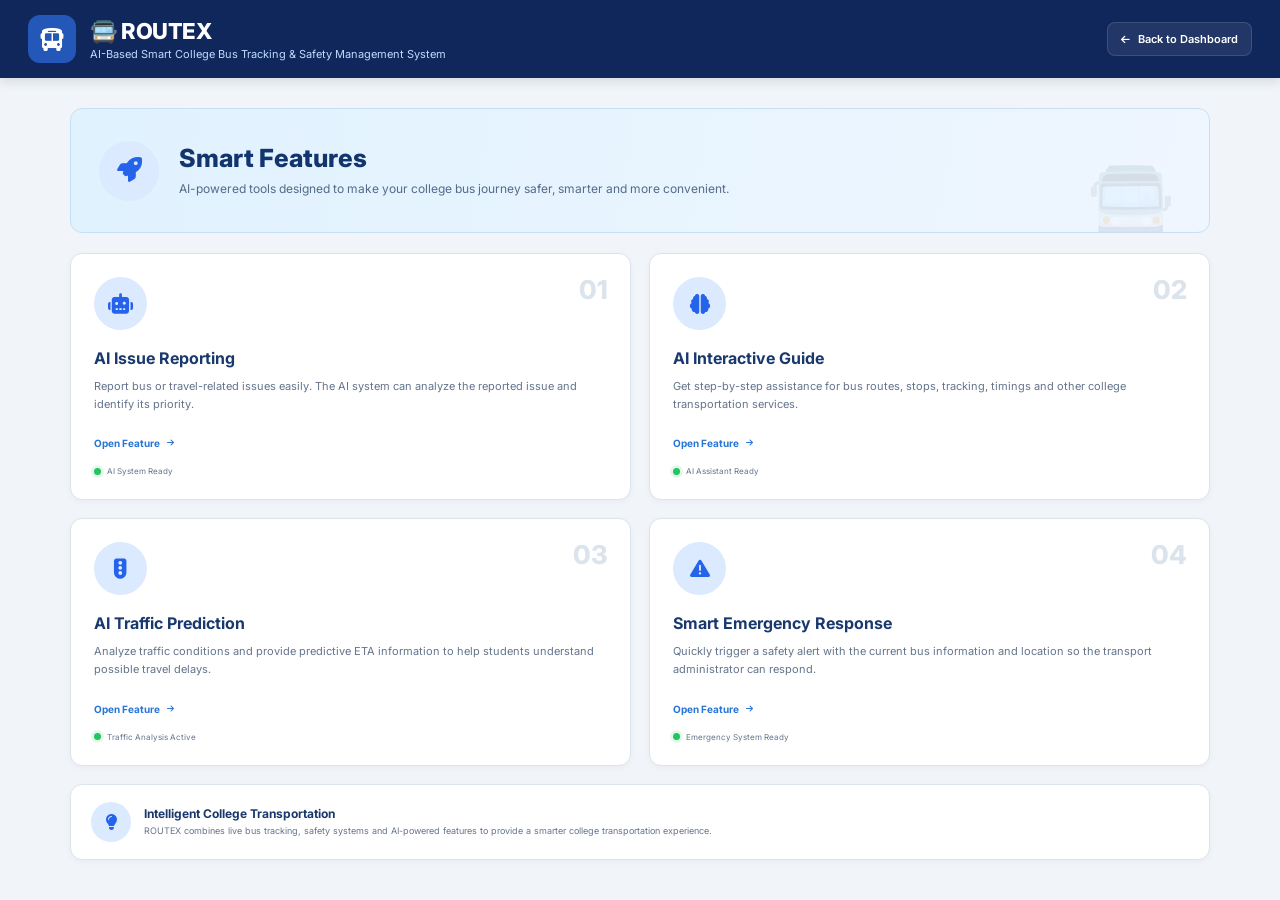
<file: College smart bus/frontend/smart-features.html>
<!DOCTYPE html>
<html lang="en">

<head>

  <meta charset="UTF-8">

  <meta
    name="viewport"
    content="width=device-width, initial-scale=1.0"
  >

  <title>ROUTEX - Smart Features</title>


  <!-- Google Font -->
  <link
    rel="preconnect"
    href="https://fonts.googleapis.com"
  >

  <link
    rel="preconnect"
    href="https://fonts.gstatic.com"
    crossorigin
  >

  <link
    href="https://fonts.googleapis.com/css2?family=Inter:wght@400;500;600;700;800&display=swap"
    rel="stylesheet"
  >


  <!-- Font Awesome -->
  <link
    rel="stylesheet"
    href="https://cdnjs.cloudflare.com/ajax/libs/font-awesome/6.5.1/css/all.min.css"
  >

  <style>

    /* =====================================================
       RESET
       ===================================================== */

    * {
      margin: 0;
      padding: 0;
      box-sizing: border-box;
    }


    html {
      scroll-behavior: smooth;
    }


    body {
      font-family: "Inter", sans-serif;

      background: #f1f5f9;

      color: #172554;

      min-height: 100vh;
    }


    /* =====================================================
       SCROLLBAR
       ===================================================== */

    ::-webkit-scrollbar {
      width: 8px;
    }


    ::-webkit-scrollbar-track {
      background: #e2e8f0;
    }


    ::-webkit-scrollbar-thumb {
      background: #94a3b8;

      border-radius: 10px;
    }


    /* =====================================================
       NAVBAR
       ===================================================== */

    .navbar {

      height: 78px;

      background: #10275c;

      color: white;

      display: flex;

      align-items: center;

      justify-content: space-between;

      padding: 0 28px;

      position: sticky;

      top: 0;

      z-index: 1000;

      box-shadow:
        0 2px 12px rgba(15, 23, 42, 0.15);
    }


    .navbar-brand {

      display: flex;

      align-items: center;

      gap: 14px;
    }


    .brand-icon {

      width: 48px;
      height: 48px;

      display: flex;

      align-items: center;

      justify-content: center;

      background: #2458b8;

      border-radius: 12px;

      font-size: 23px;
    }


    .brand-text h1 {

      font-size: 22px;

      font-weight: 800;

      letter-spacing: -0.5px;
    }


    .brand-text p {

      font-size: 11px;

      color: #bfdbfe;

      margin-top: 3px;
    }


    /* =====================================================
       BACK BUTTON
       ===================================================== */

    .back-btn {

      display: inline-flex;

      align-items: center;

      gap: 8px;

      padding: 9px 13px;

      background: rgba(255,255,255,0.08);

      border: 1px solid rgba(255,255,255,0.12);

      border-radius: 8px;

      color: white;

      text-decoration: none;

      font-size: 11px;

      font-weight: 600;

      transition: all 0.25s ease;
    }


    .back-btn:hover {

      background: #2875d8;

      border-color: #2875d8;

      transform: translateX(-2px);
    }


    .back-btn i {

      font-size: 10px;
    }


    /* =====================================================
       MAIN CONTENT
       ===================================================== */

    .main-content {

      max-width: 1200px;

      margin: 0 auto;

      padding: 30px;
    }


    /* =====================================================
       PAGE HEADER
       ===================================================== */

    .page-header {

      background:
        linear-gradient(
          100deg,
          #e0f2fe,
          #eff6ff
        );

      border: 1px solid #c7dff5;

      border-radius: 12px;

      min-height: 125px;

      padding: 25px 28px;

      display: flex;

      align-items: center;

      gap: 20px;

      margin-bottom: 20px;

      position: relative;

      overflow: hidden;

      animation: fadeIn 0.55s ease both;
    }


    .page-header::after {

      content: "🚍";

      position: absolute;

      right: 35px;

      bottom: -10px;

      font-size: 70px;

      opacity: 0.12;

      animation: busMove 3s ease-in-out infinite;
    }


    .page-header-icon {

      width: 60px;
      height: 60px;

      min-width: 60px;

      display: flex;

      align-items: center;

      justify-content: center;

      background: #dbeafe;

      color: #2563eb;

      border-radius: 50%;

      font-size: 25px;
    }


    .page-header-text {

      position: relative;

      z-index: 2;
    }


    .page-header h2 {

      color: #12356d;

      font-size: 25px;

      font-weight: 800;

      margin-bottom: 6px;
    }


    .page-header p {

      color: #536b89;

      font-size: 12px;

      line-height: 1.6;

      max-width: 650px;
    }


    /* =====================================================
       FEATURE GRID
       ===================================================== */

    .features-grid {

      display: grid;

      grid-template-columns:
        repeat(2, 1fr);

      gap: 18px;
    }


    /* =====================================================
       FEATURE CARD
       ===================================================== */

    .feature-card {

      background: white;

      border: 1px solid #dbe3ec;

      border-radius: 12px;

      min-height: 245px;

      padding: 23px;

      box-shadow:
        0 2px 7px rgba(15,23,42,0.04);

      position: relative;

      overflow: hidden;

      transition:
        transform 0.25s ease,
        box-shadow 0.25s ease,
        border-color 0.25s ease;

      animation: fadeIn 0.55s ease both;
    }


    .feature-card:nth-child(2) {
      animation-delay: 0.08s;
    }


    .feature-card:nth-child(3) {
      animation-delay: 0.16s;
    }


    .feature-card:nth-child(4) {
      animation-delay: 0.24s;
    }


    .feature-card:hover {

      transform: translateY(-3px);

      border-color: #b8cde9;

      box-shadow:
        0 8px 20px rgba(15,23,42,0.08);
    }


    /* =====================================================
       FEATURE NUMBER
       ===================================================== */

    .feature-number {

      position: absolute;

      top: 20px;

      right: 22px;

      color: #dbe3ec;

      font-size: 26px;

      font-weight: 800;
    }


    /* =====================================================
       FEATURE ICON
       ===================================================== */

    .feature-icon {

      width: 53px;
      height: 53px;

      display: flex;

      align-items: center;

      justify-content: center;

      border-radius: 50%;

      background: #dbeafe;

      color: #2563eb;

      font-size: 20px;

      margin-bottom: 18px;

      transition:
        transform 0.25s ease,
        background 0.25s ease;
    }


    .feature-card:hover .feature-icon {

      background: #2875d8;

      color: white;

      transform: scale(1.06);
    }


    /* =====================================================
       FEATURE TEXT
       ===================================================== */

    .feature-card h3 {

      color: #19396d;

      font-size: 16px;

      font-weight: 700;

      margin-bottom: 9px;
    }


    .feature-card p {

      color: #64748b;

      font-size: 11px;

      line-height: 1.65;

      max-width: 520px;

      margin-bottom: 18px;
    }


    /* =====================================================
       OPEN FEATURE BUTTON
       ===================================================== */

    .feature-btn {

      display: inline-flex;

      align-items: center;

      gap: 7px;

      color: #2875d8;

      text-decoration: none;

      font-size: 10px;

      font-weight: 700;

      transition: all 0.25s ease;
    }


    .feature-btn i {

      font-size: 8px;

      transition: transform 0.25s ease;
    }


    .feature-btn:hover {

      color: #1d4ed8;
    }


    .feature-btn:hover i {

      transform: translateX(4px);
    }


    /* =====================================================
       FEATURE STATUS
       ===================================================== */

    .feature-status {

      display: flex;

      align-items: center;

      gap: 6px;

      margin-top: 15px;

      color: #64748b;

      font-size: 8px;
    }


    .status-dot {

      width: 7px;
      height: 7px;

      border-radius: 50%;

      background: #22c55e;

      box-shadow:
        0 0 0 3px rgba(34,197,94,0.12);
    }


    /* =====================================================
       INFORMATION CARD
       ===================================================== */

    .info-card {

      margin-top: 18px;

      background: white;

      border: 1px solid #dbe3ec;

      border-radius: 12px;

      padding: 17px 20px;

      display: flex;

      align-items: center;

      gap: 13px;

      box-shadow:
        0 2px 7px rgba(15,23,42,0.04);

      animation: fadeIn 0.55s ease 0.3s both;
    }


    .info-icon {

      width: 40px;
      height: 40px;

      min-width: 40px;

      display: flex;

      align-items: center;

      justify-content: center;

      background: #dbeafe;

      color: #2563eb;

      border-radius: 50%;

      font-size: 16px;
    }


    .info-text h4 {

      color: #19396d;

      font-size: 12px;

      margin-bottom: 3px;
    }


    .info-text p {

      color: #64748b;

      font-size: 9px;

      line-height: 1.5;
    }


    /* =====================================================
       ANIMATIONS
       ===================================================== */

    @keyframes fadeIn {

      from {

        opacity: 0;

        transform: translateY(8px);

      }

      to {

        opacity: 1;

        transform: translateY(0);

      }

    }


    @keyframes busMove {

      0% {

        transform: translateX(0);

      }

      50% {

        transform: translateX(-8px);

      }

      100% {

        transform: translateX(0);

      }

    }


    /* =====================================================
       RESPONSIVE
       ===================================================== */

    @media (max-width: 850px) {

      .main-content {

        padding: 20px;

      }


      .features-grid {

        grid-template-columns: 1fr;

      }

    }


    @media (max-width: 600px) {

      .navbar {

        padding: 0 16px;

      }


      .brand-text p {

        display: none;

      }


      .brand-text h1 {

        font-size: 18px;

      }


      .brand-icon {

        width: 40px;

        height: 40px;

        font-size: 19px;

      }


      .back-btn {

        padding: 8px 10px;

      }


      .back-btn {

        font-size: 0;

      }


      .back-btn i {

        font-size: 12px;

      }


      .main-content {

        padding: 14px;

      }


      .page-header {

        padding: 20px;

      }


      .page-header-icon {

        width: 50px;

        height: 50px;

        min-width: 50px;

        font-size: 20px;

      }


      .page-header h2 {

        font-size: 20px;

      }


      .page-header p {

        font-size: 10px;

      }


      .feature-card {

        min-height: auto;

      }


      .info-card {

        align-items: flex-start;

      }

    }

  </style>

</head>


<body>


  <!-- =====================================================
       TOP NAVBAR
       ===================================================== -->

  <header class="navbar">


    <div class="navbar-brand">


      <div class="brand-icon">

        <i class="fa-solid fa-bus"></i>

      </div>


      <div class="brand-text">

        <h1>
          🚍 ROUTEX
        </h1>

        <p>
          AI-Based Smart College Bus Tracking &amp;
          Safety Management System
        </p>

      </div>


    </div>



    <!-- BACK TO DASHBOARD -->

    <a
      href="index.html"
      class="back-btn"
    >

      <i class="fa-solid fa-arrow-left"></i>

      Back to Dashboard

    </a>


  </header>



  <!-- =====================================================
       MAIN CONTENT
       ===================================================== -->

  <main class="main-content">



    <!-- ===================================================
         PAGE HEADER
         =================================================== -->

    <section class="page-header">


      <div class="page-header-icon">

        <i class="fa-solid fa-rocket"></i>

      </div>


      <div class="page-header-text">

        <h2>
          Smart Features
        </h2>

        <p>
          AI-powered tools designed to make your college
          bus journey safer, smarter and more convenient.
        </p>

      </div>


    </section>



    <!-- ===================================================
         SMART FEATURES
         
         ONLY 4 FEATURES
         =================================================== -->

    <section class="features-grid">



      <!-- ================================================
           01 - AI ISSUE REPORTING
           ================================================ -->

      <article class="feature-card">


        <span class="feature-number">
          01
        </span>


        <div class="feature-icon">

          <i class="fa-solid fa-robot"></i>

        </div>


        <h3>
          AI Issue Reporting
        </h3>


        <p>
          Report bus or travel-related issues easily.
          The AI system can analyze the reported issue
          and identify its priority.
        </p>


        <a
          href="ai issue-reporting.html"
          class="feature-btn"
        >

          Open Feature

          <i class="fa-solid fa-arrow-right"></i>

        </a>


        <div class="feature-status">

          <span class="status-dot"></span>

          AI System Ready

        </div>


      </article>



      <!-- ================================================
           02 - AI INTERACTIVE GUIDE
           ================================================ -->

      <article class="feature-card">


        <span class="feature-number">
          02
        </span>


        <div class="feature-icon">

          <i class="fa-solid fa-brain"></i>

        </div>


        <h3>
          AI Interactive Guide
        </h3>


        <p>
          Get step-by-step assistance for bus routes,
          stops, tracking, timings and other college
          transportation services.
        </p>


        <a
          href="ai interactive-guide.html"
          class="feature-btn"
        >

          Open Feature

          <i class="fa-solid fa-arrow-right"></i>

        </a>


        <div class="feature-status">

          <span class="status-dot"></span>

          AI Assistant Ready

        </div>


      </article>



      <!-- ================================================
           03 - AI TRAFFIC PREDICTION
           ================================================ -->

      <article class="feature-card">


        <span class="feature-number">
          03
        </span>


        <div class="feature-icon">

          <i class="fa-solid fa-traffic-light"></i>

        </div>


        <h3>
          AI Traffic Prediction
        </h3>


        <p>
          Analyze traffic conditions and provide
          predictive ETA information to help students
          understand possible travel delays.
        </p>


        <a
          href="ai traffic-prediction.html"
          class="feature-btn"
        >

          Open Feature

          <i class="fa-solid fa-arrow-right"></i>

        </a>


        <div class="feature-status">

          <span class="status-dot"></span>

          Traffic Analysis Active

        </div>


      </article>



      <!-- ================================================
           04 - SMART EMERGENCY RESPONSE
           ================================================ -->

      <article class="feature-card">


        <span class="feature-number">
          04
        </span>


        <div class="feature-icon">

          <i class="fa-solid fa-triangle-exclamation"></i>

        </div>


        <h3>
          Smart Emergency Response
        </h3>


        <p>
          Quickly trigger a safety alert with the
          current bus information and location so
          the transport administrator can respond.
        </p>


        <a
          href="ai emergency-response.html"
          class="feature-btn"
        >

          Open Feature

          <i class="fa-solid fa-arrow-right"></i>

        </a>


        <div class="feature-status">

          <span class="status-dot"></span>

          Emergency System Ready

        </div>


      </article>


    </section>



    <!-- ===================================================
         INFORMATION
         =================================================== -->

    <div class="info-card">


      <div class="info-icon">

        <i class="fa-solid fa-lightbulb"></i>

      </div>


      <div class="info-text">

        <h4>
          Intelligent College Transportation
        </h4>

        <p>
          ROUTEX combines live bus tracking, safety
          systems and AI-powered features to provide
          a smarter college transportation experience.
        </p>

      </div>


    </div>


  </main>


</body>

</html>
</file>
